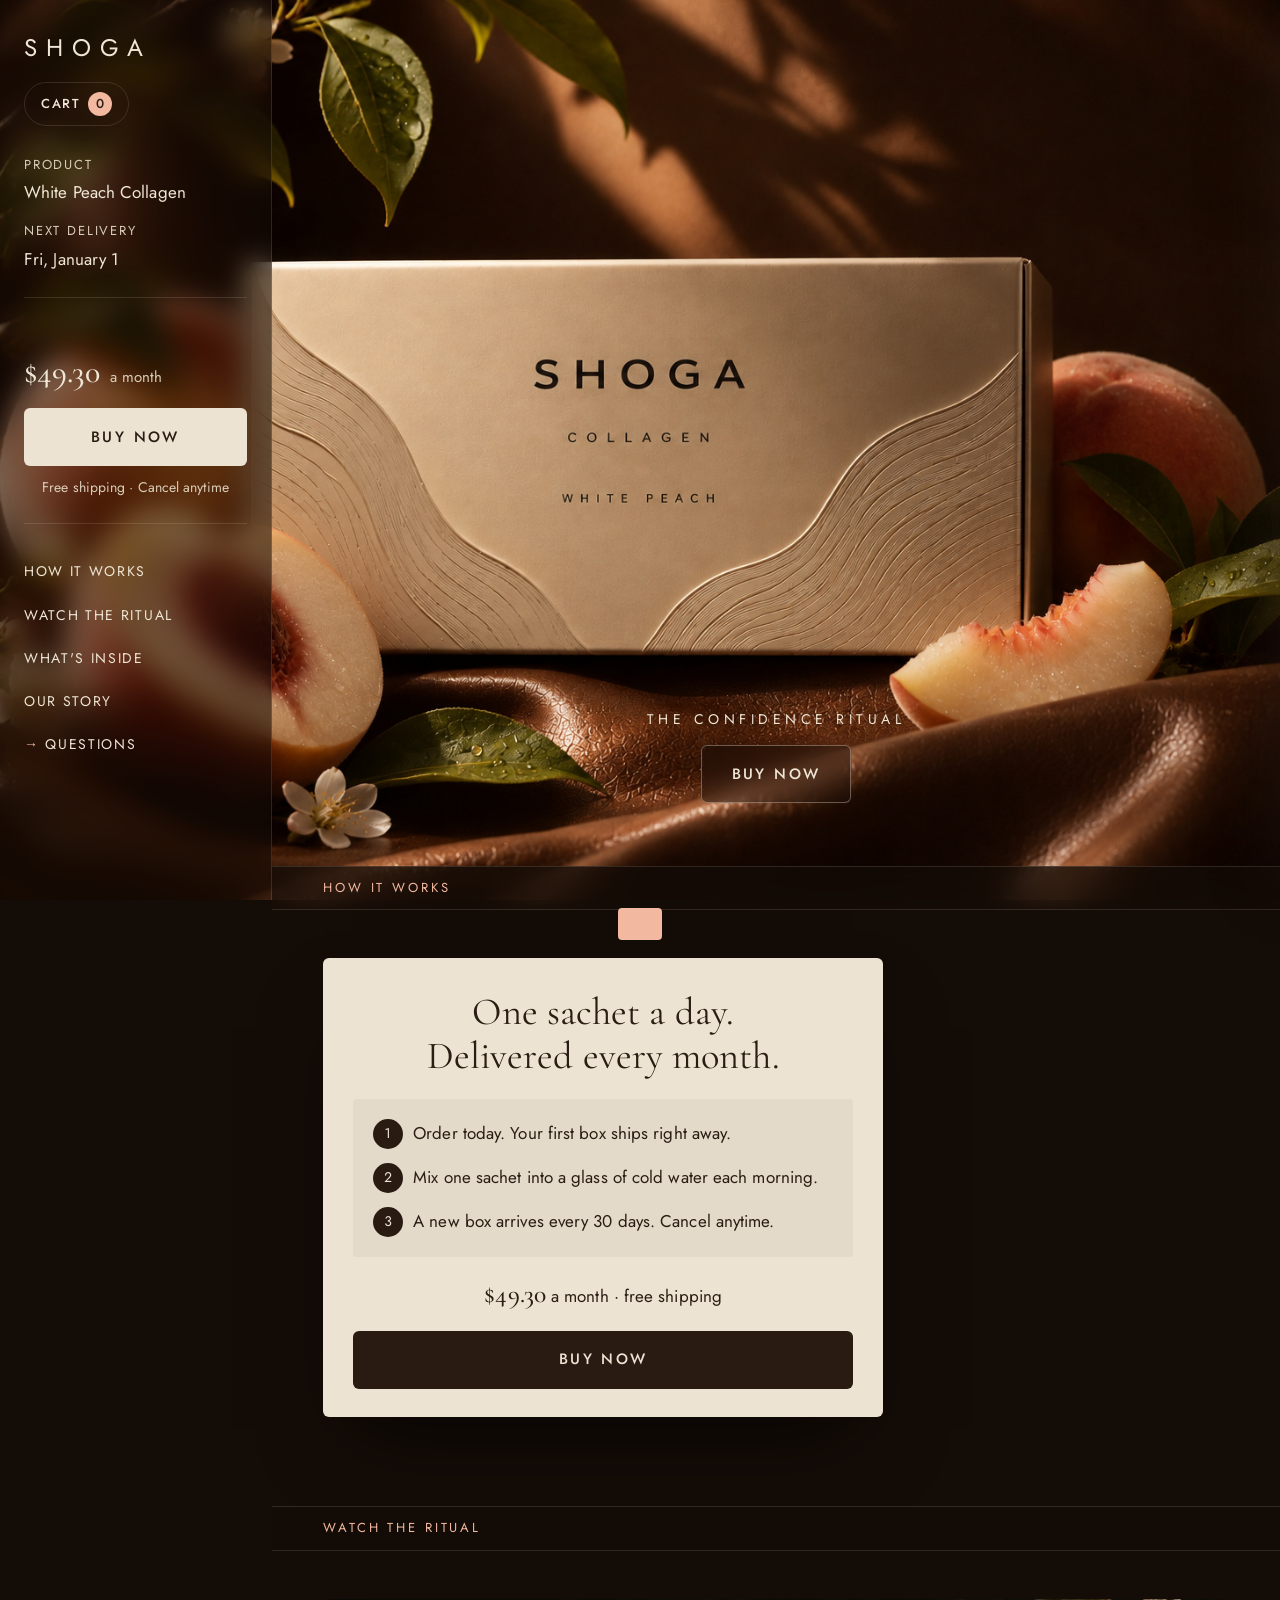
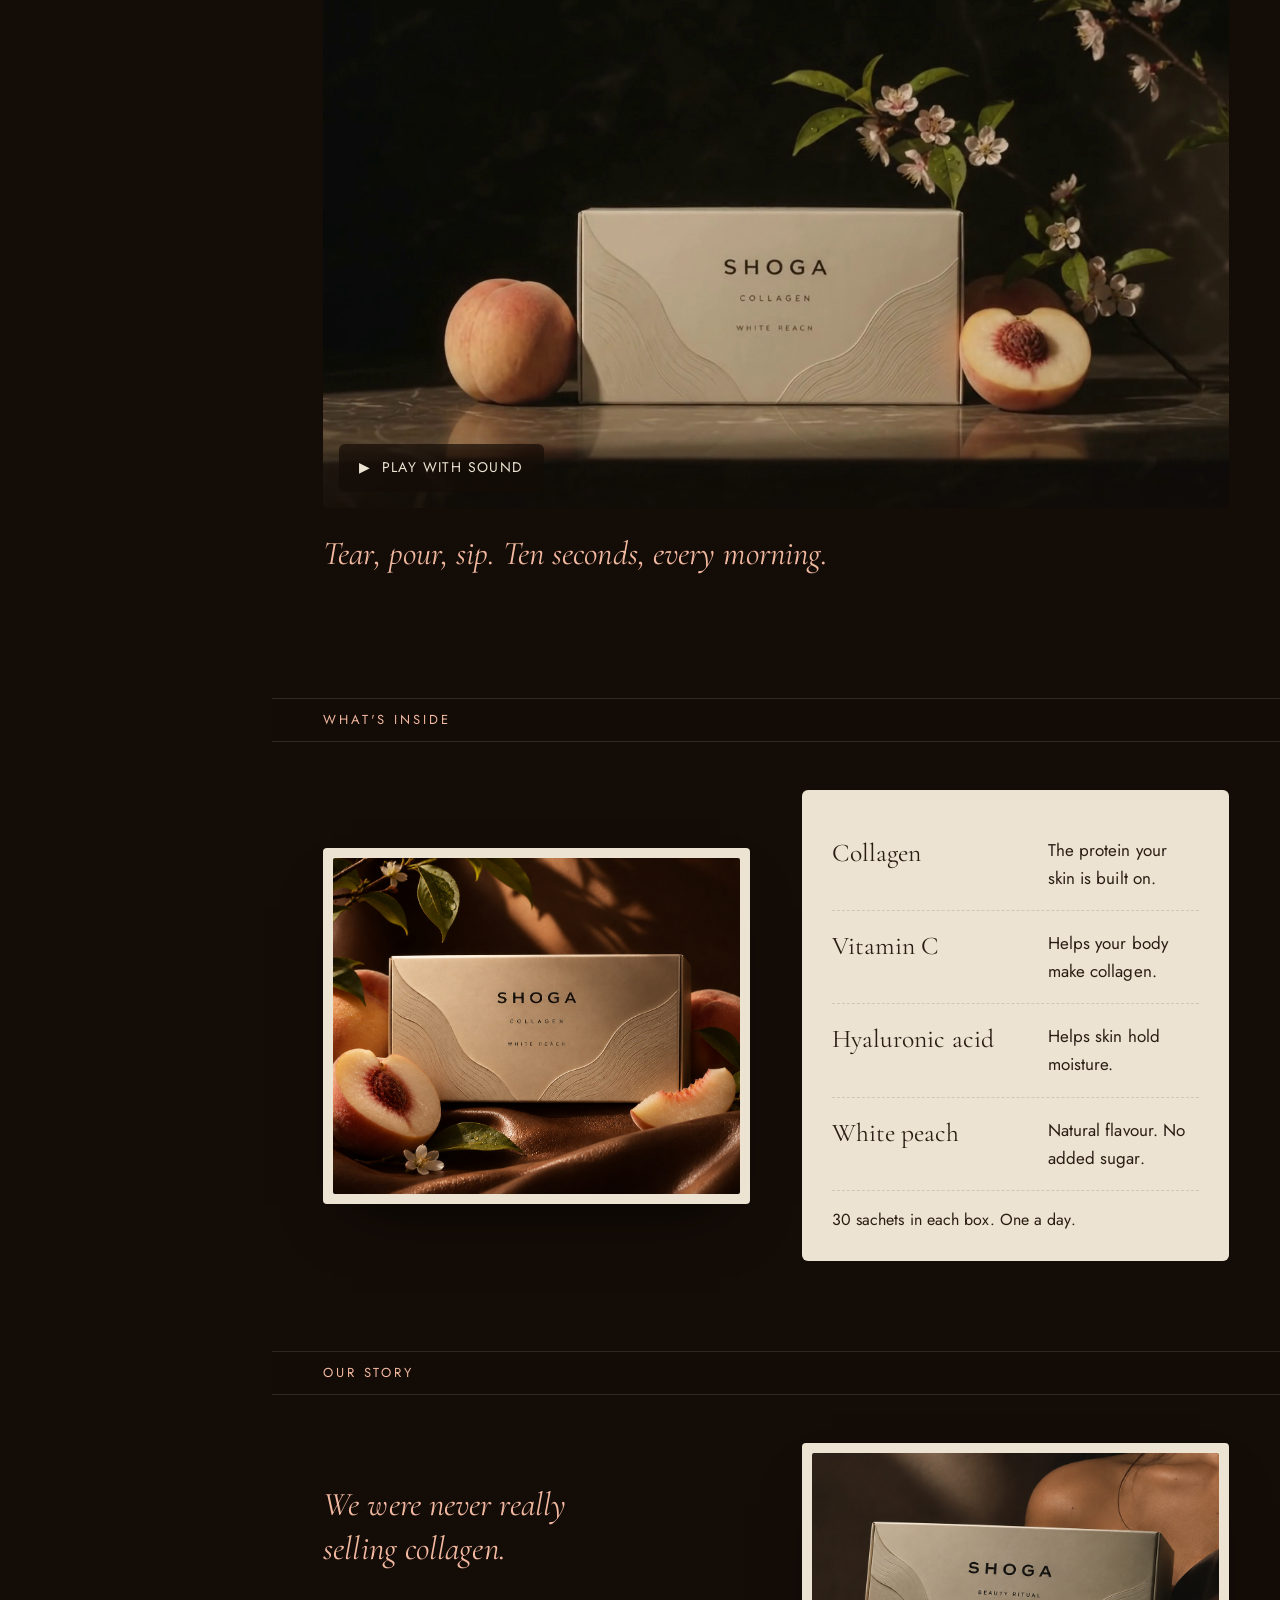
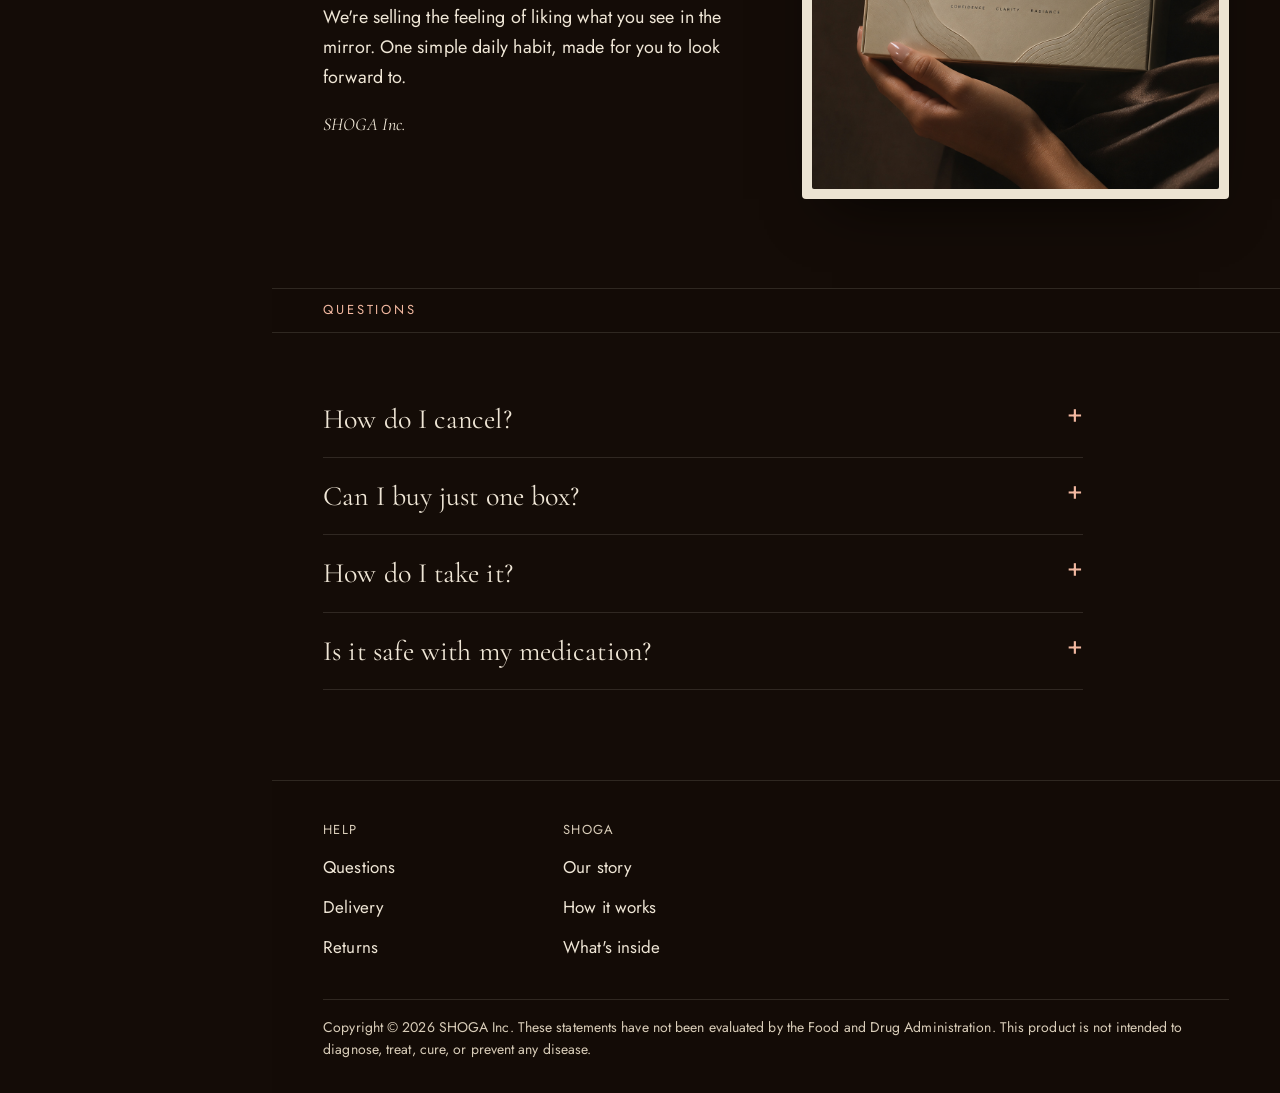
<file: shoga-v2/index.html>
<!doctype html>
<html lang="en">
<head>
  <meta charset="utf-8" />
  <meta name="viewport" content="width=device-width, initial-scale=1, viewport-fit=cover" />
  <title>SHOGA — Ritual Club</title>
  <meta name="description" content="SHOGA White Peach Collagen. One sachet a day, delivered every month." />
  <meta name="theme-color" content="#140c07" />
  <link rel="preconnect" href="https://fonts.googleapis.com" />
  <link rel="preconnect" href="https://fonts.gstatic.com" crossorigin />
  <link href="https://fonts.googleapis.com/css2?family=Cormorant+Garamond:ital,wght@0,300;0,400;0,500;1,300;1,400&family=Jost:wght@300;400;500&display=swap" rel="stylesheet" />
  <link rel="preload" as="image" href="assets/backdrop.jpg" />
  <link rel="stylesheet" href="styles.css" />
</head>
<body>
  <a class="skip" href="#how">Skip to how it works</a>

  <div class="frame">
    <!-- Sidebar (desktop) / top bar (mobile) -->
    <aside class="side">
      <div class="side__top">
        <a href="#top" class="logo" aria-label="SHOGA home">SHOGA</a>
        <div class="side__actions">
          <button class="pill-btn cart-toggle" type="button"><span class="cart-label">Cart</span> <span class="cart-count">0</span></button>
          <button class="menu-btn" type="button" aria-label="Open menu" aria-expanded="false"><span></span><span></span><span></span></button>
        </div>
      </div>

      <dl class="status">
        <div><dt>Product</dt><dd>White Peach Collagen</dd></div>
        <div><dt>Next delivery</dt><dd id="nextShip">—</dd></div>
      </dl>

      <!-- The one main action, always visible on desktop -->
      <div class="side__buy">
        <p><b data-price-sub></b> a month</p>
        <button class="btn btn--solid btn--big" type="button" data-primary>Buy now</button>
        <p class="side__note">Free shipping · Cancel anytime</p>
      </div>

      <nav class="side__nav" aria-label="Sections">
        <a href="#how">How it works</a>
        <a href="#film">Watch the ritual</a>
        <a href="#formula">What's inside</a>
        <a href="#story">Our story</a>
        <a href="#faq">Questions</a>
      </nav>
    </aside>

    <main id="top">
      <!-- The page backdrop (body::before) is the hero: this section is a clear window onto it -->
      <section class="hero" aria-label="SHOGA Collagen, White Peach">
        <div class="hero__cta">
          <p>The confidence ritual</p>
          <button class="btn btn--glass btn--big" type="button" data-primary>Buy now</button>
        </div>
      </section>

      <!-- HOW IT WORKS -->
      <section class="block" id="how">
        <h2 class="label"><a href="#how">How it works</a></h2>
        <div class="card hero__card">
          <h3 class="card__title">One sachet a day.<br/>Delivered every month.</h3>
          <ol class="steps">
            <li><span>1</span>Order today. Your first box ships right away.</li>
            <li><span>2</span>Mix one sachet into a glass of cold water each morning.</li>
            <li><span>3</span>A new box arrives every 30 days. Cancel anytime.</li>
          </ol>
          <p class="price-line"><b data-price-sub></b> a month · free shipping</p>
          <button class="btn btn--solid btn--big" type="button" data-primary>Buy now</button>
        </div>
      </section>

      <!-- FILM -->
      <section class="block" id="film">
        <h2 class="label"><a href="#film">Watch the ritual</a></h2>
        <div class="film">
          <video class="film__video" muted loop playsinline preload="metadata" poster="assets/step-box.jpg">
            <source src="assets/ritual.mp4" type="video/mp4" />
          </video>
          <div class="film__bar">
            <button class="film__play" type="button" aria-pressed="false">▶ <span>Play with sound</span></button>
          </div>
        </div>
        <p class="italic film__caption">Tear, pour, sip. Ten seconds, every morning.</p>
      </section>

      <!-- WHAT'S INSIDE -->
      <section class="block" id="formula">
        <h2 class="label"><a href="#formula">What's inside</a></h2>
        <div class="feature">
          <figure class="frame-img"><img src="assets/product-peach.jpg" alt="SHOGA Collagen White Peach box with fresh peaches on silk" loading="lazy" /></figure>
          <div class="card ledger">
            <dl>
              <div><dt>Collagen</dt><dd>The protein your skin is built on.</dd></div>
              <div><dt>Vitamin C</dt><dd>Helps your body make collagen.</dd></div>
              <div><dt>Hyaluronic acid</dt><dd>Helps skin hold moisture.</dd></div>
              <div><dt>White peach</dt><dd>Natural flavour. No added sugar.</dd></div>
            </dl>
            <p class="ledger__foot">30 sachets in each box. One a day.</p>
          </div>
        </div>
      </section>

      <!-- STORY -->
      <section class="block" id="story">
        <h2 class="label"><a href="#story">Our story</a></h2>
        <div class="feature feature--rev">
          <figure class="frame-img"><img src="assets/hold.jpg" alt="A woman holding the SHOGA box against her shoulder" loading="lazy" /></figure>
          <div class="feature__text">
            <p class="italic">We were never really selling collagen.</p>
            <p>We're selling the feeling of liking what you see in the mirror. One simple daily habit, made for you to look forward to.</p>
            <p class="sign">SHOGA Inc.</p>
          </div>
        </div>
      </section>

      <!-- FAQ -->
      <section class="block" id="faq">
        <h2 class="label"><a href="#faq">Questions</a></h2>
        <div class="faq">
          <details><summary>How do I cancel?</summary><p>Anytime, from your account, before your next box ships. There are no fees and no phone calls.</p></details>
          <details><summary>Can I buy just one box?</summary><p>Yes. When you tap "Buy now", choose "One box". It's a single box with no monthly delivery.</p></details>
          <details><summary>How do I take it?</summary><p>Mix one sachet into a glass of cold water and drink it. Once a day, at any time that suits you.</p></details>
          <details><summary>Is it safe with my medication?</summary><p>If you take medication or have a medical condition, please ask your doctor before starting any supplement.</p></details>
        </div>
      </section>

      <footer class="footer">
        <div class="footer__cols">
          <div><h3>Help</h3><a href="#faq">Questions</a><a href="#faq">Delivery</a><a href="#faq">Returns</a></div>
          <div><h3>SHOGA</h3><a href="#story">Our story</a><a href="#how">How it works</a><a href="#formula">What's inside</a></div>
        </div>
        <p class="footer__legal">Copyright © <span id="year"></span> SHOGA Inc. These statements have not been evaluated by the Food and Drug Administration. This product is not intended to diagnose, treat, cure, or prevent any disease.</p>
      </footer>
    </main>
  </div>

  <!-- Mobile menu -->
  <nav class="sheet-menu" aria-label="Sections" hidden>
    <a href="#how">How it works</a>
    <a href="#film">Watch the ritual</a>
    <a href="#formula">What's inside</a>
    <a href="#story">Our story</a>
    <a href="#faq">Questions</a>
  </nav>

  <!-- Mobile: the one main action, always at the bottom -->
  <div class="joinbar">
    <span class="joinbar__info"><b data-price-sub></b> a month</span>
    <button class="btn btn--solid btn--big" type="button" data-primary>Buy now</button>
  </div>

  <!-- Buy sheet (modal on desktop, bottom sheet on mobile) -->
  <div class="scrim" hidden></div>
  <div class="join" role="dialog" aria-modal="true" aria-labelledby="joinTitle" hidden>
    <button class="join__close" type="button" aria-label="Close">×</button>
    <h2 id="joinTitle">Choose your box</h2>
    <fieldset class="opts">
      <legend class="sr-only">How would you like to buy?</legend>
      <label class="opt"><input type="radio" name="plan" value="sub" id="plan-sub" checked />
        <span><b>Monthly delivery</b><em>Save 15% · free shipping · cancel anytime</em></span><strong data-price-sub></strong></label>
      <label class="opt"><input type="radio" name="plan" value="once" id="plan-once" />
        <span><b>One box</b><em>No monthly delivery</em></span><strong data-price-once></strong></label>
    </fieldset>
    <div class="join__qty">
      <span id="qtyLabel">Number of boxes</span>
      <div class="qty" role="group" aria-labelledby="qtyLabel"><button type="button" data-q="-1" aria-label="One fewer box">−</button><output id="qty">1</output><button type="button" data-q="1" aria-label="One more box">+</button></div>
    </div>
    <button class="btn btn--solid btn--big" type="button" id="addToCart">Add to cart · <span data-total></span></button>
  </div>

  <!-- Cart -->
  <aside class="cart" aria-label="Cart" hidden>
    <header><h2>Your cart</h2><button class="join__close cart-close" type="button" aria-label="Close cart">×</button></header>
    <div class="cart__items"></div>
    <footer>
      <p class="cart__row"><span>Total</span><b data-subtotal>$0.00</b></p>
      <button class="btn btn--solid btn--big btn--checkout" type="button" id="checkout">Checkout</button>
      <button class="cart__keep" type="button">Keep browsing</button>
    </footer>
  </aside>

  <div class="toast" role="status" aria-live="polite"></div>

  <script src="main.js"></script>
</body>
</html>
</file>
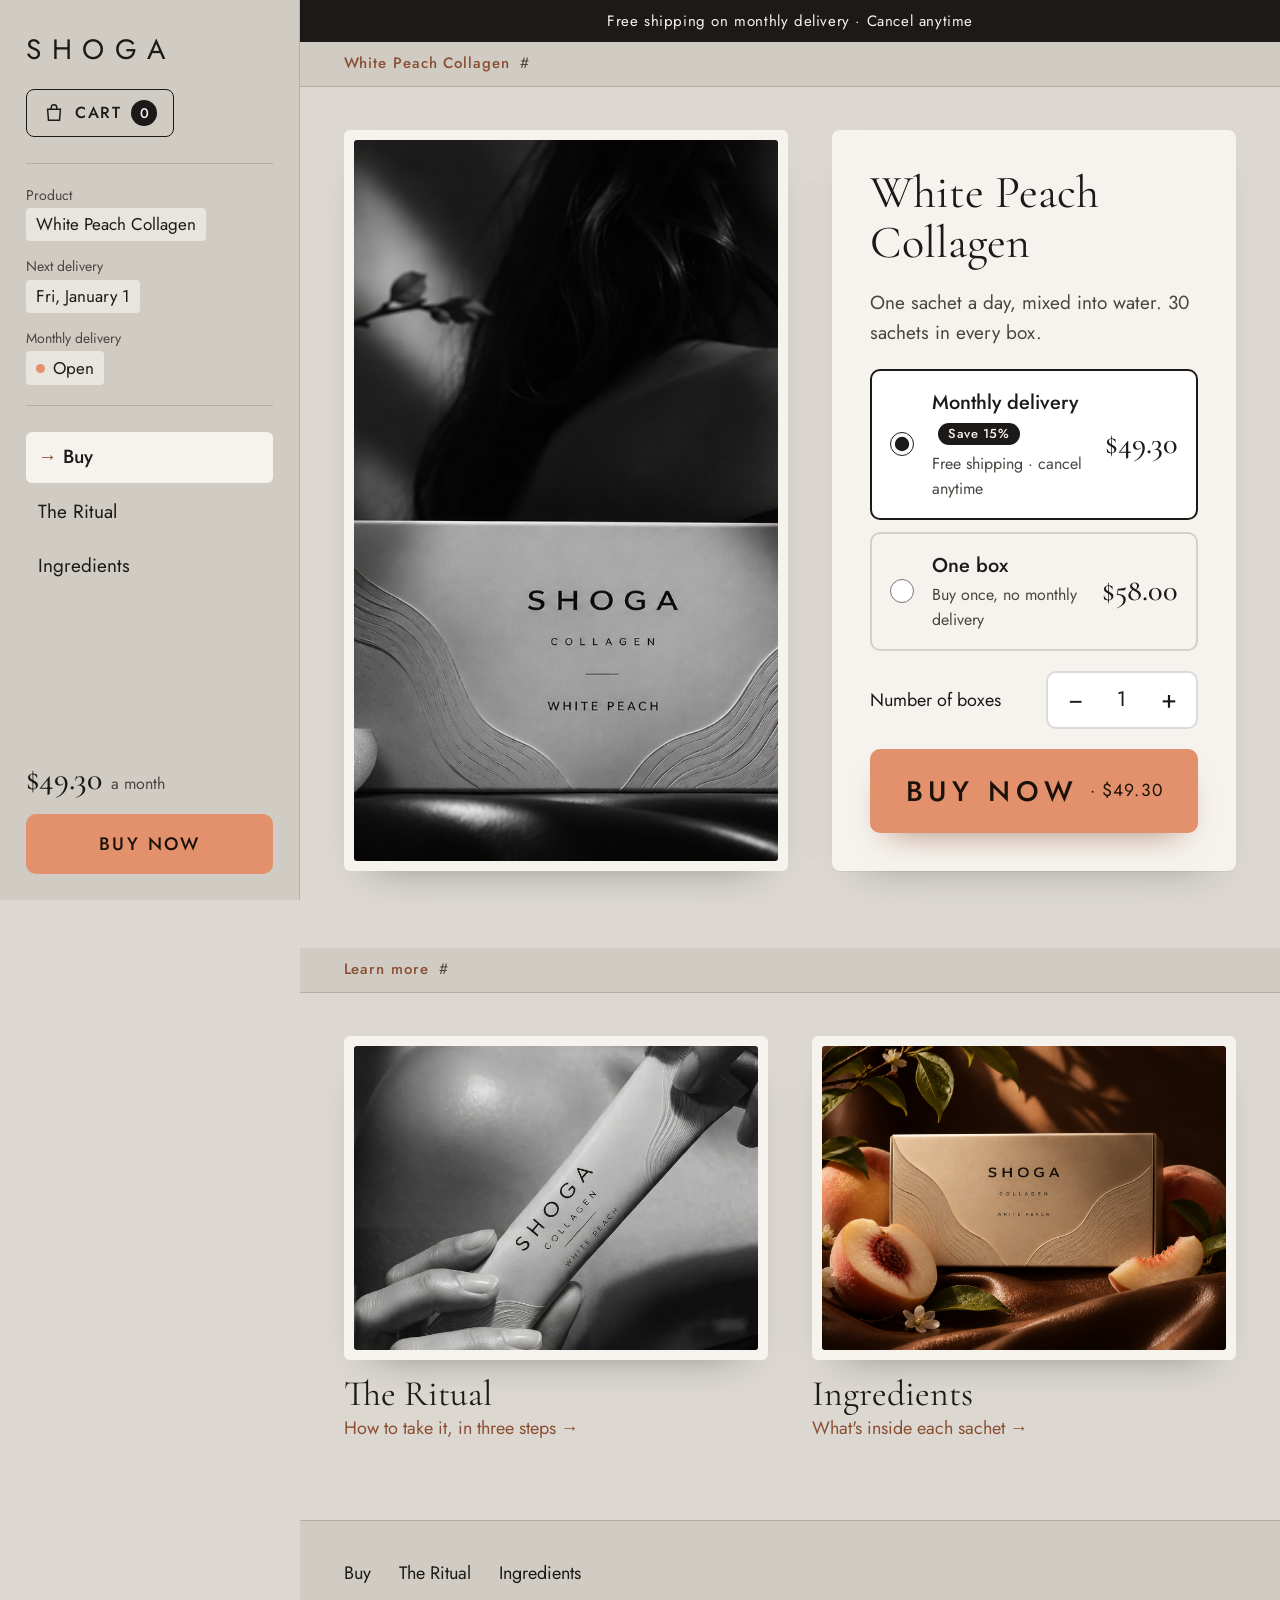
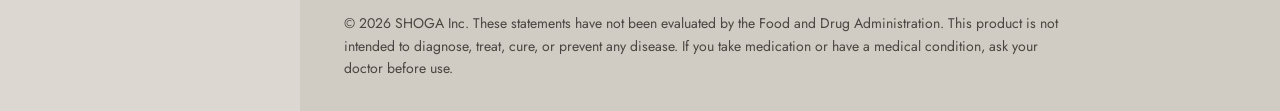
<file: shoga-v3/index.html>
<!doctype html>
<html lang="en">
<head>
  <meta charset="utf-8" />
  <meta name="viewport" content="width=device-width, initial-scale=1, viewport-fit=cover" />
  <title>Buy SHOGA White Peach Collagen</title>
  <meta name="description" content="SHOGA White Peach Collagen. One sachet a day. Monthly delivery, cancel anytime." />
  <meta name="theme-color" content="#d1ccc4" />
  <link rel="preconnect" href="https://fonts.googleapis.com" />
  <link rel="preconnect" href="https://fonts.gstatic.com" crossorigin />
  <link href="https://fonts.googleapis.com/css2?family=Cormorant+Garamond:ital,wght@0,400;0,500;1,400&family=Jost:wght@400;500&display=swap" rel="stylesheet" />
  <link rel="preload" as="image" href="assets/bw-pour.jpg" />
  <link rel="stylesheet" href="styles.css" />
</head>
<body data-page="buy">
  <a class="skip" href="#main">Skip to content</a>
  <div class="frame">
    <!-- Sidebar (desktop) / top bar (phones) -->
    <aside class="side">
      <div class="side__top">
        <a href="index.html" class="logo" aria-label="SHOGA, buy page">SHOGA</a>
        <button class="cartbtn" type="button">
          <svg viewBox="0 0 24 24" fill="none" stroke="currentColor" stroke-width="1.6" aria-hidden="true"><path d="M5 8h14l-1 12H6L5 8z"/><path d="M9 8V6a3 3 0 0 1 6 0v2"/></svg>
          <span class="cartbtn__label">Cart</span><span class="cartbtn__n">0</span>
        </button>
      </div>

      <dl class="status">
        <div class="status__product"><dt>Product</dt><dd>White Peach Collagen</dd></div>
        <div><dt>Next delivery</dt><dd class="next-ship">—</dd></div>
        <div class="status__open"><dt>Monthly delivery</dt><dd><span class="open"><i></i>Open</span></dd></div>
      </dl>

      <nav class="nav" aria-label="Pages">
        <a href="index.html" aria-current="page">Buy</a>
        <a href="ritual.html">The Ritual</a>
        <a href="ingredients.html">Ingredients</a>
      </nav>

      <div class="side__buy">
        <p class="side__price"><b data-price-sub></b> a month</p>
        <button class="btn btn--buy" type="button" data-buy>Buy now</button>
      </div>
    </aside>

    <div class="col">
      <p class="notice">Free shipping on monthly delivery · Cancel anytime</p>
      <nav class="tabs" aria-label="Pages">
        <a href="index.html" aria-current="page">Buy</a>
        <a href="ritual.html">The Ritual</a>
        <a href="ingredients.html">Ingredients</a>
      </nav>

      <main id="main">
        <h2 class="label"><span>White Peach Collagen</span><span class="label__hash" aria-hidden="true">#</span></h2>
        <section class="buy" aria-labelledby="productTitle">
          <figure class="frame-img buy__media">
            <img src="assets/bw-pour.jpg" alt="The SHOGA White Peach box beside a glass as a sachet of collagen is poured in" />
          </figure>

          <div class="card buy__card">
            <h1 class="buy__title" id="productTitle">White Peach Collagen</h1>
            <p class="buy__sub">One sachet a day, mixed into water. 30 sachets in every box.</p>

            <fieldset class="choices">
              <legend class="sr-only">How would you like to buy?</legend>
              <label class="choice">
                <input type="radio" name="plan" value="sub" id="plan-sub" checked />
                <span><b>Monthly delivery <span class="tag">Save 15%</span></b><em>Free shipping · cancel anytime</em></span>
                <strong data-price-sub></strong>
              </label>
              <label class="choice">
                <input type="radio" name="plan" value="once" id="plan-once" />
                <span><b>One box</b><em>Buy once, no monthly delivery</em></span>
                <strong data-price-once></strong>
              </label>
            </fieldset>

            <div class="qtyrow">
              <span id="qtyLabel">Number of boxes</span>
              <div class="qty" role="group" aria-labelledby="qtyLabel">
                <button type="button" data-q="-1" aria-label="One fewer box">−</button>
                <output id="qty" aria-live="polite">1</output>
                <button type="button" data-q="1" aria-label="One more box">+</button>
              </div>
            </div>

            <button class="btn btn--buy btn--huge" type="button" id="buyNow">Buy now <small data-total></small></button>
          </div>
        </section>

        <h2 class="label"><span>Learn more</span><span class="label__hash" aria-hidden="true">#</span></h2>
        <section class="doors" aria-label="Learn more">
          <a class="door" href="ritual.html">
            <figure class="frame-img"><img src="assets/bw-sachet.jpg" alt="" loading="lazy" /></figure>
            <span class="door__text"><b>The Ritual</b><em>How to take it, in three steps →</em></span>
          </a>
          <a class="door" href="ingredients.html">
            <figure class="frame-img"><img src="assets/peach-box.jpg" alt="" loading="lazy" /></figure>
            <span class="door__text"><b>Ingredients</b><em>What's inside each sachet →</em></span>
          </a>
        </section>
      </main>

      <footer class="footer">
        <nav aria-label="Footer">
          <a href="index.html">Buy</a>
          <a href="ritual.html">The Ritual</a>
          <a href="ingredients.html">Ingredients</a>
        </nav>
        <p>© <span class="year"></span> SHOGA Inc. These statements have not been evaluated by the Food and Drug Administration. This product is not intended to diagnose, treat, cure, or prevent any disease. If you take medication or have a medical condition, ask your doctor before use.</p>
      </footer>
    </div>
  </div>

  <div class="buybar" aria-hidden="true">
    <span class="buybar__price"><b data-price-sub></b>a month</span>
    <button class="btn btn--buy" type="button" data-buy tabindex="-1">Buy now</button>
  </div>

  <div class="scrim" hidden></div>
  <aside class="cart" aria-label="Your cart" hidden>
    <div class="cart__head"><h2>Your cart</h2><button class="cart__close" type="button" aria-label="Close cart">×</button></div>
    <div class="cart__items"></div>
    <div class="cart__foot">
      <p class="cart__total"><span>Total</span><b data-subtotal>$0.00</b></p>
      <button class="btn btn--buy btn--huge" type="button" id="checkout">Checkout</button>
      <button class="cart__keep" type="button">Keep shopping</button>
    </div>
  </aside>
  <div class="toast" role="status" aria-live="polite"></div>

  <script src="main.js"></script>
</body>
</html>
</file>
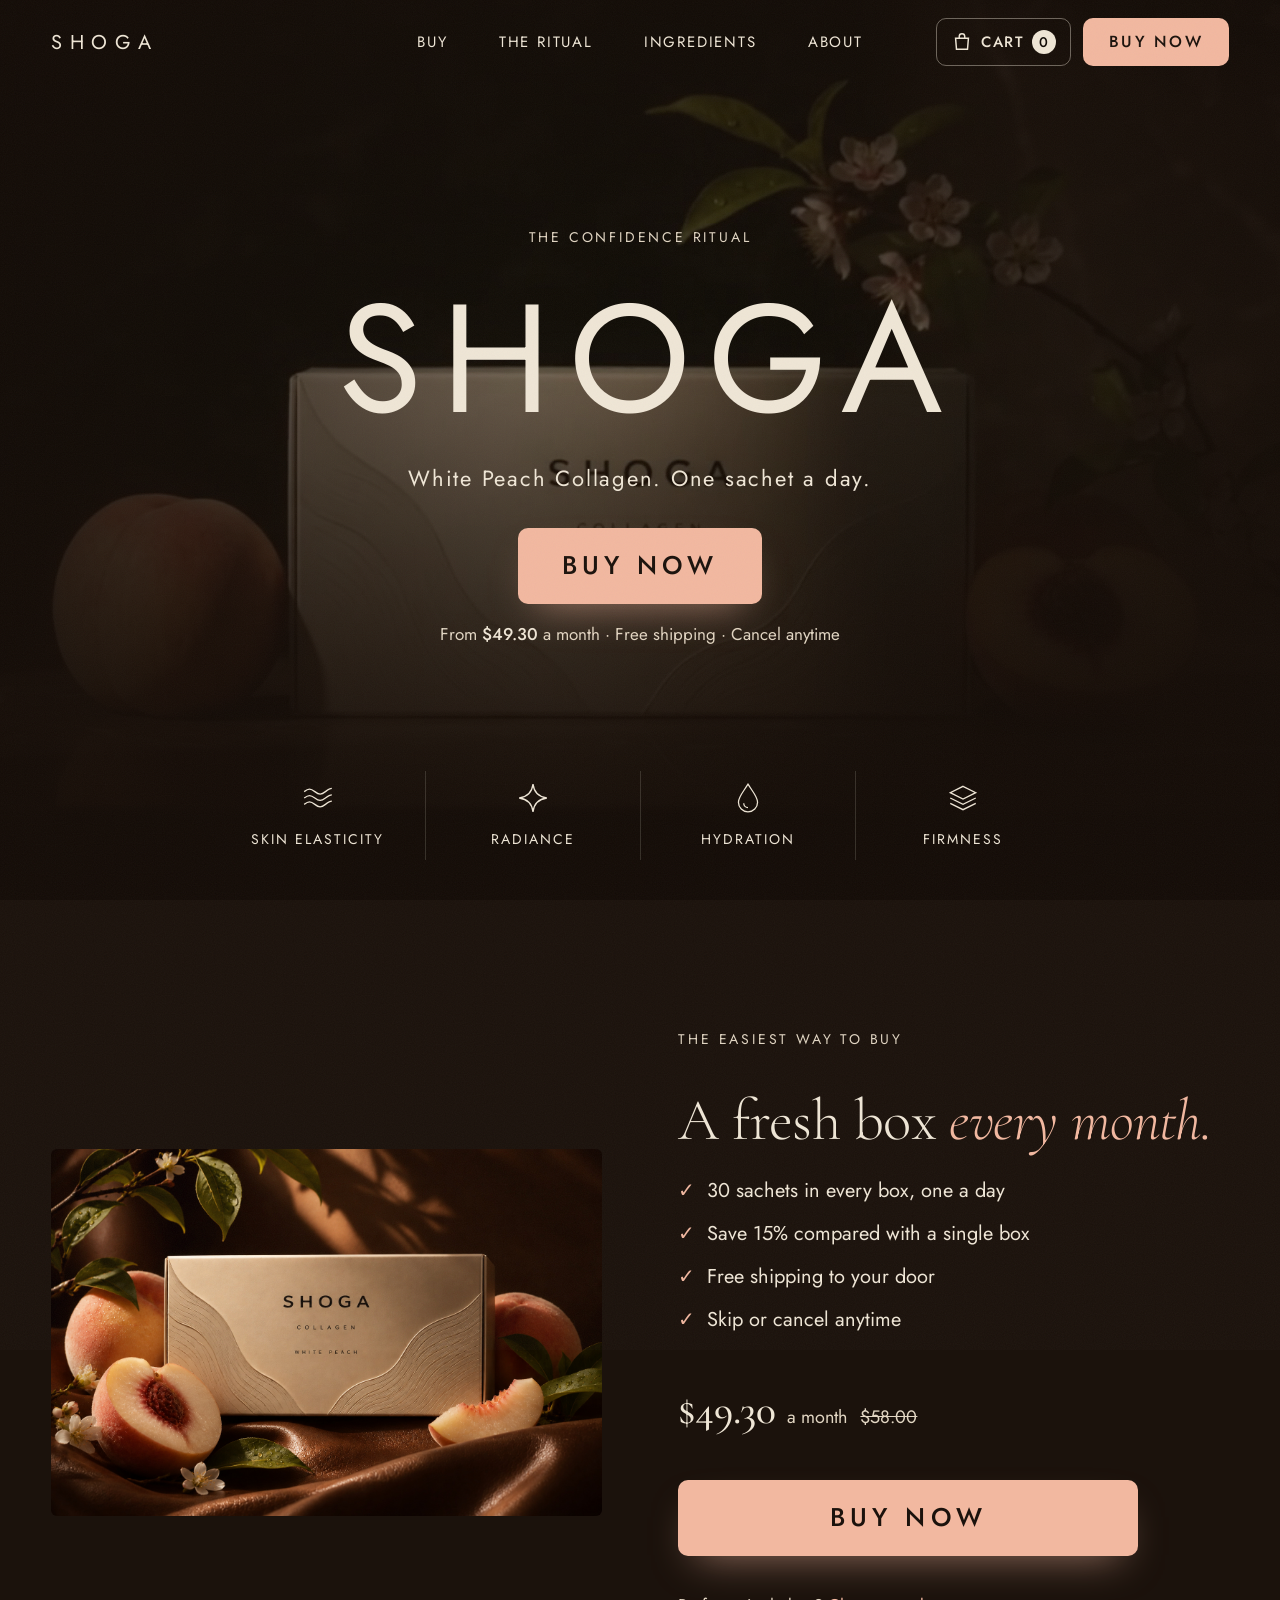
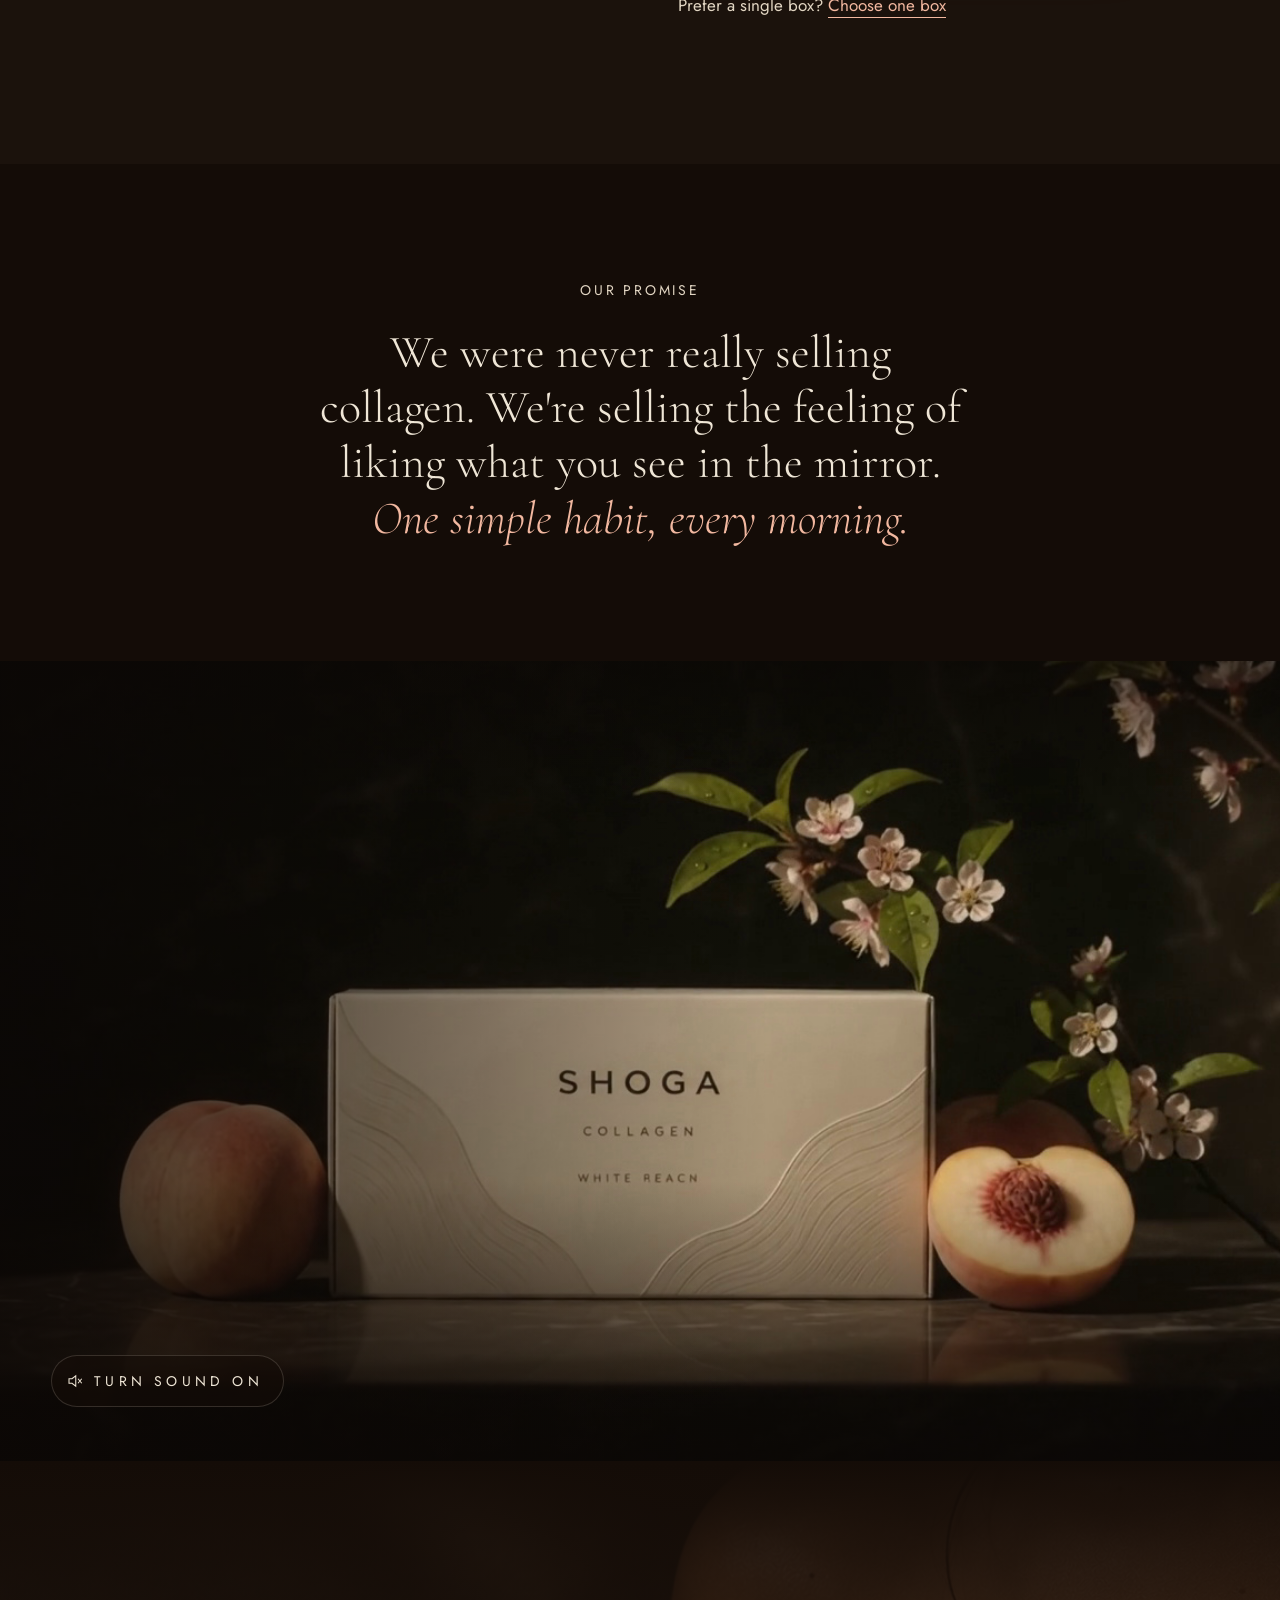
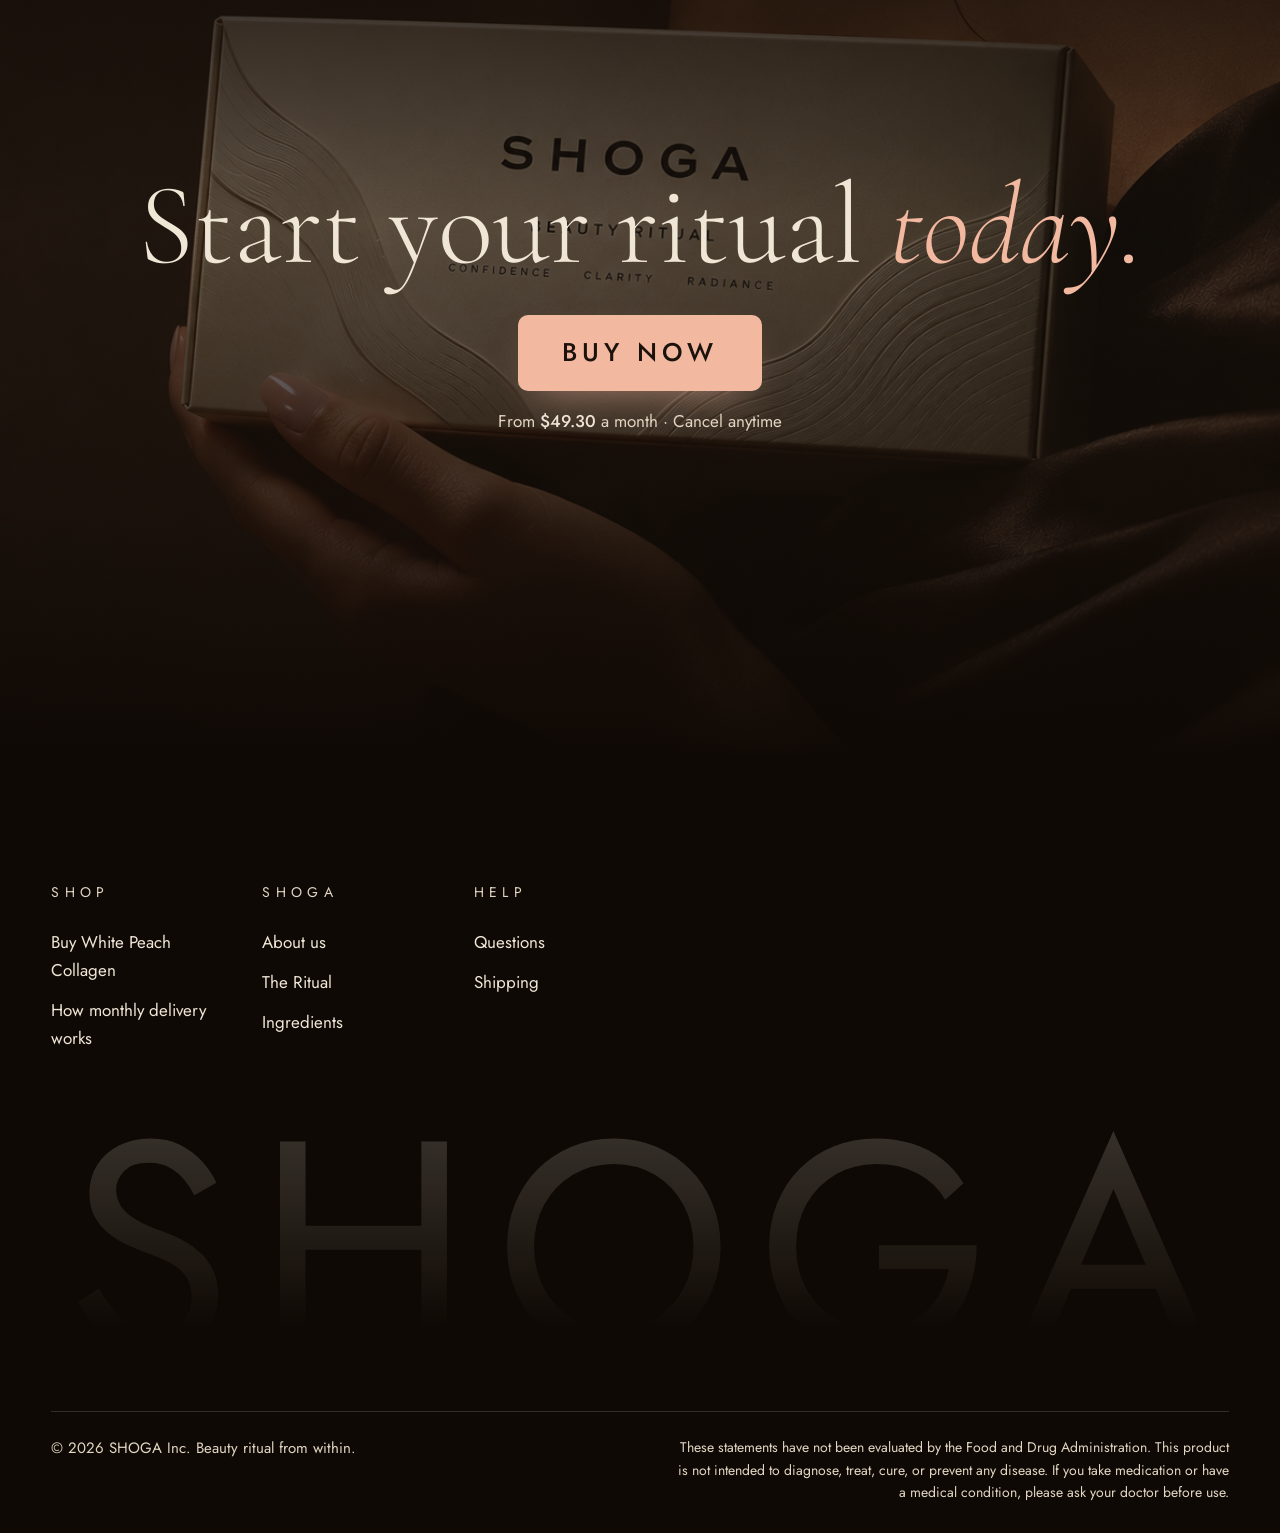
<file: shoga/index.html>
<!doctype html>
<html lang="en">
<head>
  <meta charset="utf-8" />
  <meta name="viewport" content="width=device-width, initial-scale=1, viewport-fit=cover" />
  <title>SHOGA — White Peach Collagen</title>
  <meta name="description" content="SHOGA White Peach Collagen. One sachet a day. Monthly delivery with free shipping, cancel anytime." />
  <meta name="theme-color" content="#120b07" />
  <meta property="og:title" content="SHOGA — White Peach Collagen" />
  <meta property="og:description" content="One sachet a day. Monthly delivery, cancel anytime." />
  <meta property="og:image" content="assets/product-peach.jpg" />
  <link rel="preconnect" href="https://fonts.googleapis.com" />
  <link rel="preconnect" href="https://fonts.gstatic.com" crossorigin />
  <link href="https://fonts.googleapis.com/css2?family=Cormorant+Garamond:ital,wght@0,300;0,400;0,500;1,300;1,400&family=Jost:wght@300;400;500&display=swap" rel="stylesheet" />
  <link rel="preload" as="image" href="assets/ritual-poster.jpg" />
  <link rel="stylesheet" href="styles.css" />
</head>
<body data-page="home">
  <a class="skip" href="#main">Skip to content</a>
  <div class="grain" aria-hidden="true"></div>

  <!-- Nav -->
  <header class="nav" id="top">
    <a href="index.html" class="nav__logo" aria-label="SHOGA home">SHOGA</a>
    <nav class="nav__links" aria-label="Primary">
      <a href="shop.html">Buy</a>
      <a href="ritual.html">The Ritual</a>
      <a href="ritual.html#formula">Ingredients</a>
      <a href="about.html">About</a>
    </nav>
    <div class="nav__actions">
      <button class="cartbtn cart-toggle" type="button">
        <svg viewBox="0 0 24 24" fill="none" stroke="currentColor" stroke-width="1.6" aria-hidden="true"><path d="M5 8h14l-1 12H6L5 8z"/><path d="M9 8V6a3 3 0 0 1 6 0v2"/></svg>
        <span class="cartbtn__label">Cart</span>
        <span class="cart-count" data-count="0">0</span>
      </button>
      <button class="btn btn--buy nav__buy" type="button" data-primary>Buy now</button>
      <button class="icon-btn menu-toggle" type="button" aria-label="Open menu" aria-expanded="false">
        <span></span><span></span>
      </button>
    </div>
  </header>

  <div class="mobile-menu" aria-hidden="true">
    <a href="shop.html">Buy</a>
    <a href="ritual.html">The Ritual</a>
    <a href="ritual.html#formula">Ingredients</a>
    <a href="about.html">About</a>
  </div>

  <main id="main">
    <!-- HERO -->
    <section class="hero">
      <video class="hero__video" autoplay muted loop playsinline preload="auto" poster="assets/ritual-poster.jpg">
        <source src="assets/ritual.mp4" type="video/mp4" />
      </video>
      <div class="hero__shade"></div>

      <div class="hero__content">
        <p class="eyebrow hero__eyebrow">The Confidence Ritual</p>
        <h1 class="hero__title">SHOGA</h1>
        <p class="hero__sub">White Peach Collagen. One sachet a day.</p>
        <button class="btn btn--buy btn--huge" type="button" data-primary>Buy now</button>
        <p class="hero__note">From <b data-price-sub-only></b> a month · Free shipping · Cancel anytime</p>
      </div>

      <ul class="benefits">
        <li>
          <svg viewBox="0 0 32 32" fill="none" stroke="currentColor" stroke-width="1.2" aria-hidden="true"><path d="M3 10c4-3 6-3 10 0s6 3 10 0 6-3 6-3M3 16c4-3 6-3 10 0s6 3 10 0 6-3 6-3M3 22c4-3 6-3 10 0s6 3 10 0 6-3 6-3"/></svg>
          <span>Skin elasticity</span>
        </li>
        <li>
          <svg viewBox="0 0 32 32" fill="none" stroke="currentColor" stroke-width="1.2" aria-hidden="true"><path d="M16 3c1 8 5 12 13 13-8 1-12 5-13 13-1-8-5-12-13-13 8-1 12-5 13-13z"/></svg>
          <span>Radiance</span>
        </li>
        <li>
          <svg viewBox="0 0 32 32" fill="none" stroke="currentColor" stroke-width="1.2" aria-hidden="true"><path d="M16 3c5 8 9 12 9 17a9 9 0 0 1-18 0c0-5 4-9 9-17z"/><path d="M12 21a4 4 0 0 0 4 4"/></svg>
          <span>Hydration</span>
        </li>
        <li>
          <svg viewBox="0 0 32 32" fill="none" stroke="currentColor" stroke-width="1.2" aria-hidden="true"><path d="M16 5l12 6-12 6-12-6 12-6z"/><path d="M4 16l12 6 12-6M4 21l12 6 12-6"/></svg>
          <span>Firmness</span>
        </li>
      </ul>
    </section>

    <!-- BUY BOX: the simplest way to buy -->
    <section class="easybuy" aria-labelledby="easybuyTitle">
      <figure class="easybuy__img"><img src="assets/product-peach.jpg" alt="The SHOGA White Peach Collagen box with fresh peaches" loading="lazy" /></figure>
      <div class="easybuy__body">
        <p class="eyebrow reveal">The easiest way to buy</p>
        <h2 class="display reveal" id="easybuyTitle">A fresh box <em>every month.</em></h2>
        <ul class="ticks reveal">
          <li>30 sachets in every box, one a day</li>
          <li>Save 15% compared with a single box</li>
          <li>Free shipping to your door</li>
          <li>Skip or cancel anytime</li>
        </ul>
        <p class="easybuy__price reveal"><b data-price-sub-only></b> a month <s data-price-once></s></p>
        <button class="btn btn--buy btn--huge reveal" type="button" data-quick-buy="sub">Buy now</button>
        <p class="easybuy__alt reveal">Prefer a single box? <a class="link" href="shop.html">Choose one box</a></p>
      </div>
    </section>

    <!-- PROMISE -->
    <section class="promise">
      <p class="eyebrow reveal">Our promise</p>
      <p class="promise__text reveal">We were never really selling collagen. We're selling the feeling of liking what you see in the mirror. <em>One simple habit, every morning.</em></p>
    </section>

    <!-- FILM: plays by itself with chapter captions -->
    <section class="film" id="film" aria-label="The ritual film">
      <video class="film__video" muted loop playsinline preload="metadata" poster="assets/step-box.jpg">
        <source src="assets/ritual.mp4" type="video/mp4" />
      </video>
      <div class="film__shade"></div>

      <div class="film__cap" data-in="0.2" data-out="3.1">
        <p class="eyebrow">Step 1</p>
        <h3>Open one sachet.</h3>
      </div>
      <div class="film__cap" data-in="3.2" data-out="5.5">
        <p class="eyebrow">Step 2</p>
        <h3>Pour it into<br/><em>cold water.</em></h3>
      </div>
      <div class="film__cap" data-in="5.6" data-out="7.2">
        <p class="eyebrow">Step 3</p>
        <h3>Stir and <em>enjoy.</em></h3>
      </div>

      <div class="film__hud">
        <button class="film__sound" type="button" aria-pressed="false">
          <svg viewBox="0 0 24 24" fill="none" stroke="currentColor" stroke-width="1.4" aria-hidden="true"><path d="M4 9h4l5-4v14l-5-4H4z"/><path class="film__wave" d="M16 9a4 4 0 0 1 0 6M18.5 6.5a8 8 0 0 1 0 11"/><path class="film__mute" d="M16 9l5 6M21 9l-5 6"/></svg>
          <span>Turn sound on</span>
        </button>
      </div>
    </section>

    <!-- FINAL CTA -->
    <section class="final">
      <div class="final__bg"><img src="assets/hold.jpg" alt="" loading="lazy" /></div>
      <div class="final__inner">
        <h2 class="final__title reveal">Start your ritual <em>today.</em></h2>
        <button class="btn btn--buy btn--huge reveal" type="button" data-primary>Buy now</button>
        <p class="hero__note reveal">From <b data-price-sub-only></b> a month · Cancel anytime</p>
      </div>
    </section>
  </main>

  <footer class="footer">
    <div class="footer__top">
      <div class="footer__cols">
        <div><h4>Shop</h4><a href="shop.html">Buy White Peach Collagen</a><a href="shop.html#club">How monthly delivery works</a></div>
        <div><h4>SHOGA</h4><a href="about.html">About us</a><a href="ritual.html">The Ritual</a><a href="ritual.html#formula">Ingredients</a></div>
        <div><h4>Help</h4><a href="about.html#faq">Questions</a><a href="shop.html#shipping">Shipping</a></div>
      </div>
    </div>
    <div class="footer__mark" aria-hidden="true"><span>S</span><span>H</span><span>O</span><span>G</span><span>A</span></div>
    <div class="footer__bottom">
      <p>© <span id="year"></span> SHOGA Inc. Beauty ritual from within.</p>
      <p class="disclaimer">These statements have not been evaluated by the Food and Drug Administration. This product is not intended to diagnose, treat, cure, or prevent any disease. If you take medication or have a medical condition, please ask your doctor before use.</p>
    </div>
  </footer>

  <!-- Phones: BUY bar always at the bottom of the screen -->
  <div class="buybar">
    <div class="buybar__info"><span class="buybar__plan">Monthly delivery</span><b data-price-sub-only></b></div>
    <button class="btn btn--buy" type="button" data-primary>Buy now</button>
  </div>

  <!-- Cart drawer -->
  <div class="scrim" hidden></div>
  <aside class="cart" aria-label="Your cart" aria-hidden="true">
    <header class="cart__head">
      <h3>Your cart</h3>
      <button class="icon-btn cart-close" type="button" aria-label="Close cart">
        <svg viewBox="0 0 24 24" fill="none" stroke="currentColor" stroke-width="1.6"><path d="M5 5l14 14M19 5L5 19"/></svg>
      </button>
    </header>
    <div class="cart__items"></div>
    <footer class="cart__foot">
      <div class="cart__row"><span>Total</span><b data-subtotal>$0.00</b></div>
      <p class="cart__note">Free shipping on monthly delivery.</p>
      <button class="btn btn--buy btn--huge btn--block" id="checkout">Checkout</button>
      <button class="cart__keep" type="button">Keep shopping</button>
    </footer>
  </aside>

  <div class="toast" role="status" aria-live="polite"></div>

  <script src="main.js"></script>
</body>
</html>
</file>
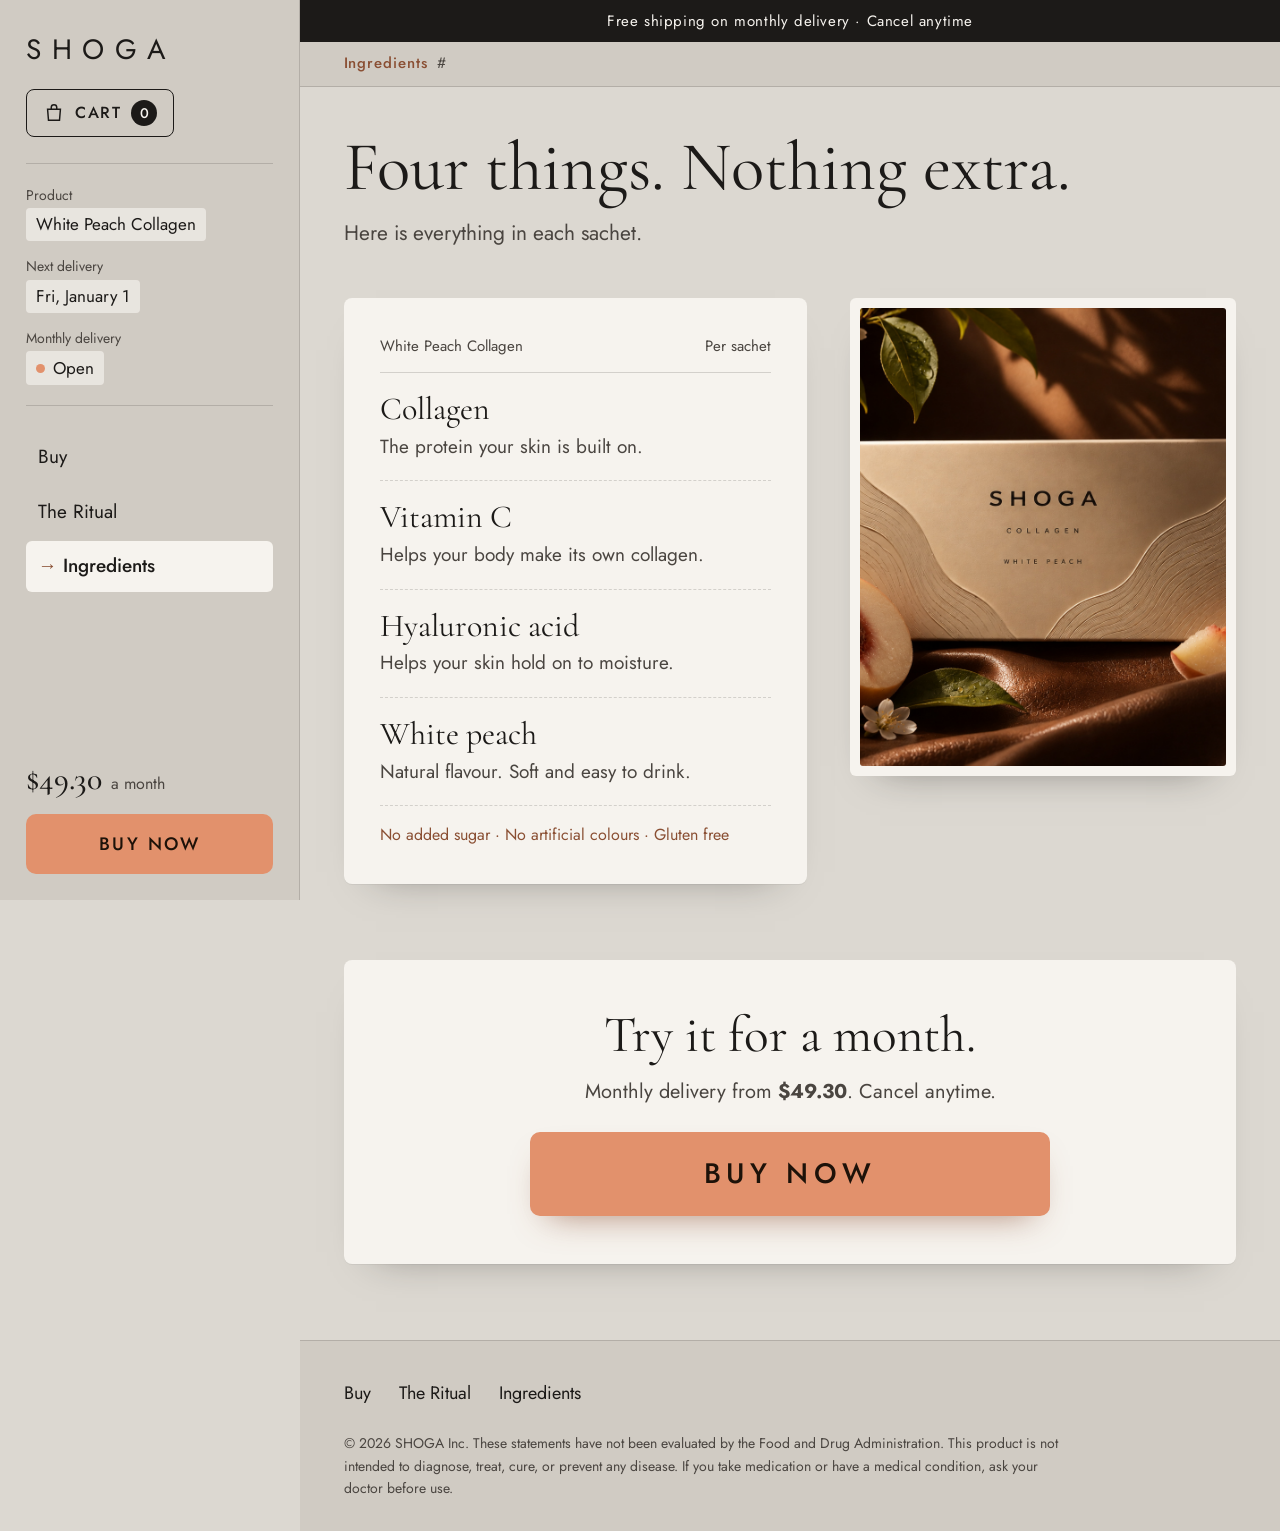
<file: shoga-v3/ingredients.html>
<!doctype html>
<!-- Generated by build_pages.py from src/ingredients.html; edit that file instead. -->
<html lang="en">
<head>
  <meta charset="utf-8" />
  <meta name="viewport" content="width=device-width, initial-scale=1, viewport-fit=cover" />
  <title>Ingredients · SHOGA</title>
  <meta name="description" content="What's inside SHOGA White Peach Collagen: collagen, vitamin C, hyaluronic acid and white peach." />
  <meta name="theme-color" content="#d1ccc4" />
  <link rel="preconnect" href="https://fonts.googleapis.com" />
  <link rel="preconnect" href="https://fonts.gstatic.com" crossorigin />
  <link href="https://fonts.googleapis.com/css2?family=Cormorant+Garamond:ital,wght@0,400;0,500;1,400&family=Jost:wght@400;500&display=swap" rel="stylesheet" />
  <link rel="stylesheet" href="styles.css" />
</head>
<body data-page="ingredients">
  <a class="skip" href="#main">Skip to content</a>
  <div class="frame">
    <!-- Sidebar (desktop) / top bar (phones) -->
    <aside class="side">
      <div class="side__top">
        <a href="index.html" class="logo" aria-label="SHOGA, buy page">SHOGA</a>
        <button class="cartbtn" type="button">
          <svg viewBox="0 0 24 24" fill="none" stroke="currentColor" stroke-width="1.6" aria-hidden="true"><path d="M5 8h14l-1 12H6L5 8z"/><path d="M9 8V6a3 3 0 0 1 6 0v2"/></svg>
          <span class="cartbtn__label">Cart</span><span class="cartbtn__n">0</span>
        </button>
      </div>

      <dl class="status">
        <div class="status__product"><dt>Product</dt><dd>White Peach Collagen</dd></div>
        <div><dt>Next delivery</dt><dd class="next-ship">—</dd></div>
        <div class="status__open"><dt>Monthly delivery</dt><dd><span class="open"><i></i>Open</span></dd></div>
      </dl>

      <nav class="nav" aria-label="Pages">
        <a href="index.html">Buy</a>
        <a href="ritual.html">The Ritual</a>
        <a href="ingredients.html" aria-current="page">Ingredients</a>
      </nav>

      <div class="side__buy">
        <p class="side__price"><b data-price-sub></b> a month</p>
        <button class="btn btn--buy" type="button" data-buy>Buy now</button>
      </div>
    </aside>

    <div class="col">
      <p class="notice">Free shipping on monthly delivery · Cancel anytime</p>
      <nav class="tabs" aria-label="Pages">
        <a href="index.html">Buy</a>
        <a href="ritual.html">The Ritual</a>
        <a href="ingredients.html" aria-current="page">Ingredients</a>
      </nav>

      <main id="main">
        <h2 class="label"><span>Ingredients</span><span class="label__hash" aria-hidden="true">#</span></h2>
        <header class="page-head">
          <h1>Four things. Nothing extra.</h1>
          <p>Here is everything in each sachet.</p>
        </header>

        <section class="ingredients">
          <div class="card ledger">
            <p class="ledger__head"><span>White Peach Collagen</span><span>Per sachet</span></p>
            <dl>
              <div><dt>Collagen</dt><dd>The protein your skin is built on.</dd></div>
              <div><dt>Vitamin C</dt><dd>Helps your body make its own collagen.</dd></div>
              <div><dt>Hyaluronic acid</dt><dd>Helps your skin hold on to moisture.</dd></div>
              <div><dt>White peach</dt><dd>Natural flavour. Soft and easy to drink.</dd></div>
            </dl>
            <p class="ledger__foot">No added sugar · No artificial colours · Gluten free</p>
          </div>
          <figure class="frame-img ingredients__img"><img src="assets/peach-box.jpg" alt="The SHOGA White Peach box among fresh white peaches" loading="lazy" /></figure>
        </section>

        <section class="card buyband">
          <h2>Try it for a month.</h2>
          <p>Monthly delivery from <b data-price-sub></b>. Cancel anytime.</p>
          <a class="btn btn--buy btn--huge" href="index.html">Buy now</a>
        </section>
      </main>

      <footer class="footer">
        <nav aria-label="Footer">
          <a href="index.html">Buy</a>
          <a href="ritual.html">The Ritual</a>
          <a href="ingredients.html">Ingredients</a>
        </nav>
        <p>© <span class="year"></span> SHOGA Inc. These statements have not been evaluated by the Food and Drug Administration. This product is not intended to diagnose, treat, cure, or prevent any disease. If you take medication or have a medical condition, ask your doctor before use.</p>
      </footer>
    </div>
  </div>

  <div class="buybar" aria-hidden="true">
    <span class="buybar__price"><b data-price-sub></b>a month</span>
    <button class="btn btn--buy" type="button" data-buy tabindex="-1">Buy now</button>
  </div>

  <div class="scrim" hidden></div>
  <aside class="cart" aria-label="Your cart" hidden>
    <div class="cart__head"><h2>Your cart</h2><button class="cart__close" type="button" aria-label="Close cart">×</button></div>
    <div class="cart__items"></div>
    <div class="cart__foot">
      <p class="cart__total"><span>Total</span><b data-subtotal>$0.00</b></p>
      <button class="btn btn--buy btn--huge" type="button" id="checkout">Checkout</button>
      <button class="cart__keep" type="button">Keep shopping</button>
    </div>
  </aside>
  <div class="toast" role="status" aria-live="polite"></div>

  <script src="main.js"></script>
</body>
</html>
</file>
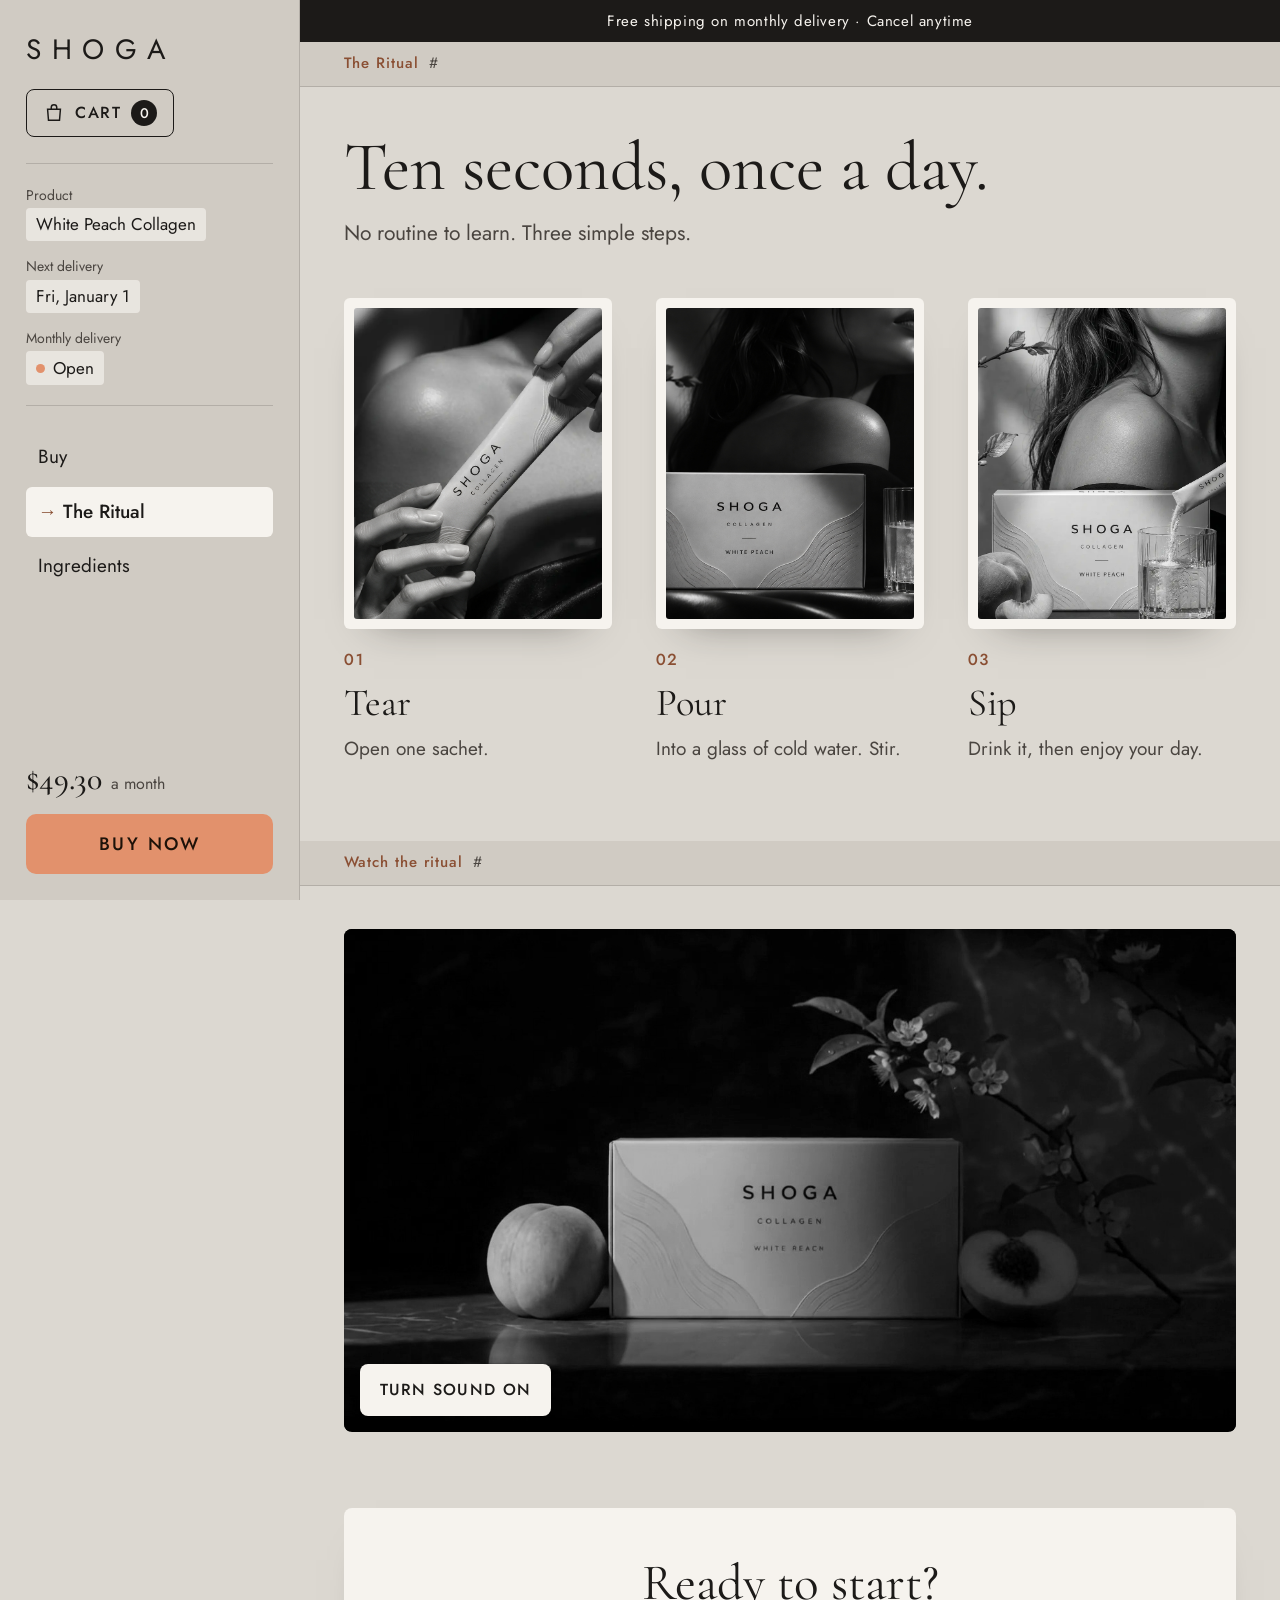
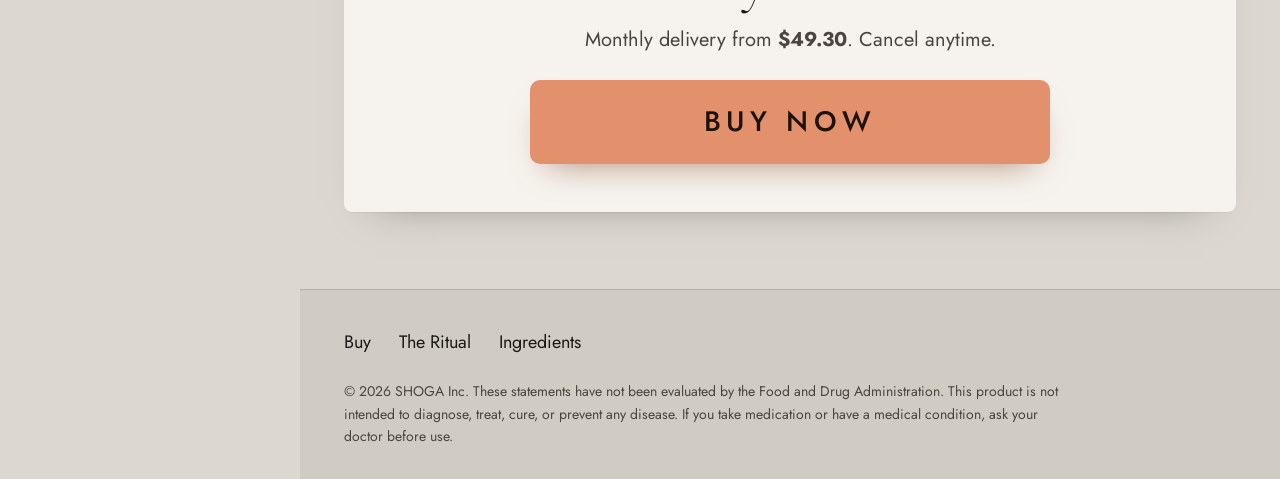
<file: shoga-v3/ritual.html>
<!doctype html>
<!-- Generated by build_pages.py from src/ritual.html; edit that file instead. -->
<html lang="en">
<head>
  <meta charset="utf-8" />
  <meta name="viewport" content="width=device-width, initial-scale=1, viewport-fit=cover" />
  <title>The Ritual · SHOGA</title>
  <meta name="description" content="How to take SHOGA White Peach Collagen: tear, pour, sip. Ten seconds a day." />
  <meta name="theme-color" content="#d1ccc4" />
  <link rel="preconnect" href="https://fonts.googleapis.com" />
  <link rel="preconnect" href="https://fonts.gstatic.com" crossorigin />
  <link href="https://fonts.googleapis.com/css2?family=Cormorant+Garamond:ital,wght@0,400;0,500;1,400&family=Jost:wght@400;500&display=swap" rel="stylesheet" />
  <link rel="stylesheet" href="styles.css" />
</head>
<body data-page="ritual">
  <a class="skip" href="#main">Skip to content</a>
  <div class="frame">
    <!-- Sidebar (desktop) / top bar (phones) -->
    <aside class="side">
      <div class="side__top">
        <a href="index.html" class="logo" aria-label="SHOGA, buy page">SHOGA</a>
        <button class="cartbtn" type="button">
          <svg viewBox="0 0 24 24" fill="none" stroke="currentColor" stroke-width="1.6" aria-hidden="true"><path d="M5 8h14l-1 12H6L5 8z"/><path d="M9 8V6a3 3 0 0 1 6 0v2"/></svg>
          <span class="cartbtn__label">Cart</span><span class="cartbtn__n">0</span>
        </button>
      </div>

      <dl class="status">
        <div class="status__product"><dt>Product</dt><dd>White Peach Collagen</dd></div>
        <div><dt>Next delivery</dt><dd class="next-ship">—</dd></div>
        <div class="status__open"><dt>Monthly delivery</dt><dd><span class="open"><i></i>Open</span></dd></div>
      </dl>

      <nav class="nav" aria-label="Pages">
        <a href="index.html">Buy</a>
        <a href="ritual.html" aria-current="page">The Ritual</a>
        <a href="ingredients.html">Ingredients</a>
      </nav>

      <div class="side__buy">
        <p class="side__price"><b data-price-sub></b> a month</p>
        <button class="btn btn--buy" type="button" data-buy>Buy now</button>
      </div>
    </aside>

    <div class="col">
      <p class="notice">Free shipping on monthly delivery · Cancel anytime</p>
      <nav class="tabs" aria-label="Pages">
        <a href="index.html">Buy</a>
        <a href="ritual.html" aria-current="page">The Ritual</a>
        <a href="ingredients.html">Ingredients</a>
      </nav>

      <main id="main">
        <h2 class="label"><span>The Ritual</span><span class="label__hash" aria-hidden="true">#</span></h2>
        <header class="page-head">
          <h1>Ten seconds, once a day.</h1>
          <p>No routine to learn. Three simple steps.</p>
        </header>

        <ol class="steps">
          <li>
            <figure class="frame-img"><img src="assets/bw-sachet.jpg" alt="Hands opening a SHOGA White Peach sachet" loading="lazy" /></figure>
            <span class="n">01</span>
            <h3>Tear</h3>
            <p>Open one sachet.</p>
          </li>
          <li>
            <figure class="frame-img"><img src="assets/bw-pour.jpg" alt="Collagen powder pouring from a sachet into a glass of water" loading="lazy" /></figure>
            <span class="n">02</span>
            <h3>Pour</h3>
            <p>Into a glass of cold water. Stir.</p>
          </li>
          <li>
            <figure class="frame-img"><img src="assets/bw-portrait.jpg" alt="A woman beside the SHOGA box and a glass of collagen" loading="lazy" /></figure>
            <span class="n">03</span>
            <h3>Sip</h3>
            <p>Drink it, then enjoy your day.</p>
          </li>
        </ol>

        <h2 class="label"><span>Watch the ritual</span><span class="label__hash" aria-hidden="true">#</span></h2>
        <section class="film" aria-label="The ritual film">
          <div class="film__box">
            <video muted loop playsinline preload="metadata" poster="assets/ritual-poster.jpg">
              <source src="assets/ritual.mp4" type="video/mp4" />
            </video>
            <button class="film__sound" type="button" aria-pressed="false">Turn sound on</button>
          </div>
        </section>

        <section class="card buyband">
          <h2>Ready to start?</h2>
          <p>Monthly delivery from <b data-price-sub></b>. Cancel anytime.</p>
          <a class="btn btn--buy btn--huge" href="index.html">Buy now</a>
        </section>
      </main>

      <footer class="footer">
        <nav aria-label="Footer">
          <a href="index.html">Buy</a>
          <a href="ritual.html">The Ritual</a>
          <a href="ingredients.html">Ingredients</a>
        </nav>
        <p>© <span class="year"></span> SHOGA Inc. These statements have not been evaluated by the Food and Drug Administration. This product is not intended to diagnose, treat, cure, or prevent any disease. If you take medication or have a medical condition, ask your doctor before use.</p>
      </footer>
    </div>
  </div>

  <div class="buybar" aria-hidden="true">
    <span class="buybar__price"><b data-price-sub></b>a month</span>
    <button class="btn btn--buy" type="button" data-buy tabindex="-1">Buy now</button>
  </div>

  <div class="scrim" hidden></div>
  <aside class="cart" aria-label="Your cart" hidden>
    <div class="cart__head"><h2>Your cart</h2><button class="cart__close" type="button" aria-label="Close cart">×</button></div>
    <div class="cart__items"></div>
    <div class="cart__foot">
      <p class="cart__total"><span>Total</span><b data-subtotal>$0.00</b></p>
      <button class="btn btn--buy btn--huge" type="button" id="checkout">Checkout</button>
      <button class="cart__keep" type="button">Keep shopping</button>
    </div>
  </aside>
  <div class="toast" role="status" aria-live="polite"></div>

  <script src="main.js"></script>
</body>
</html>
</file>
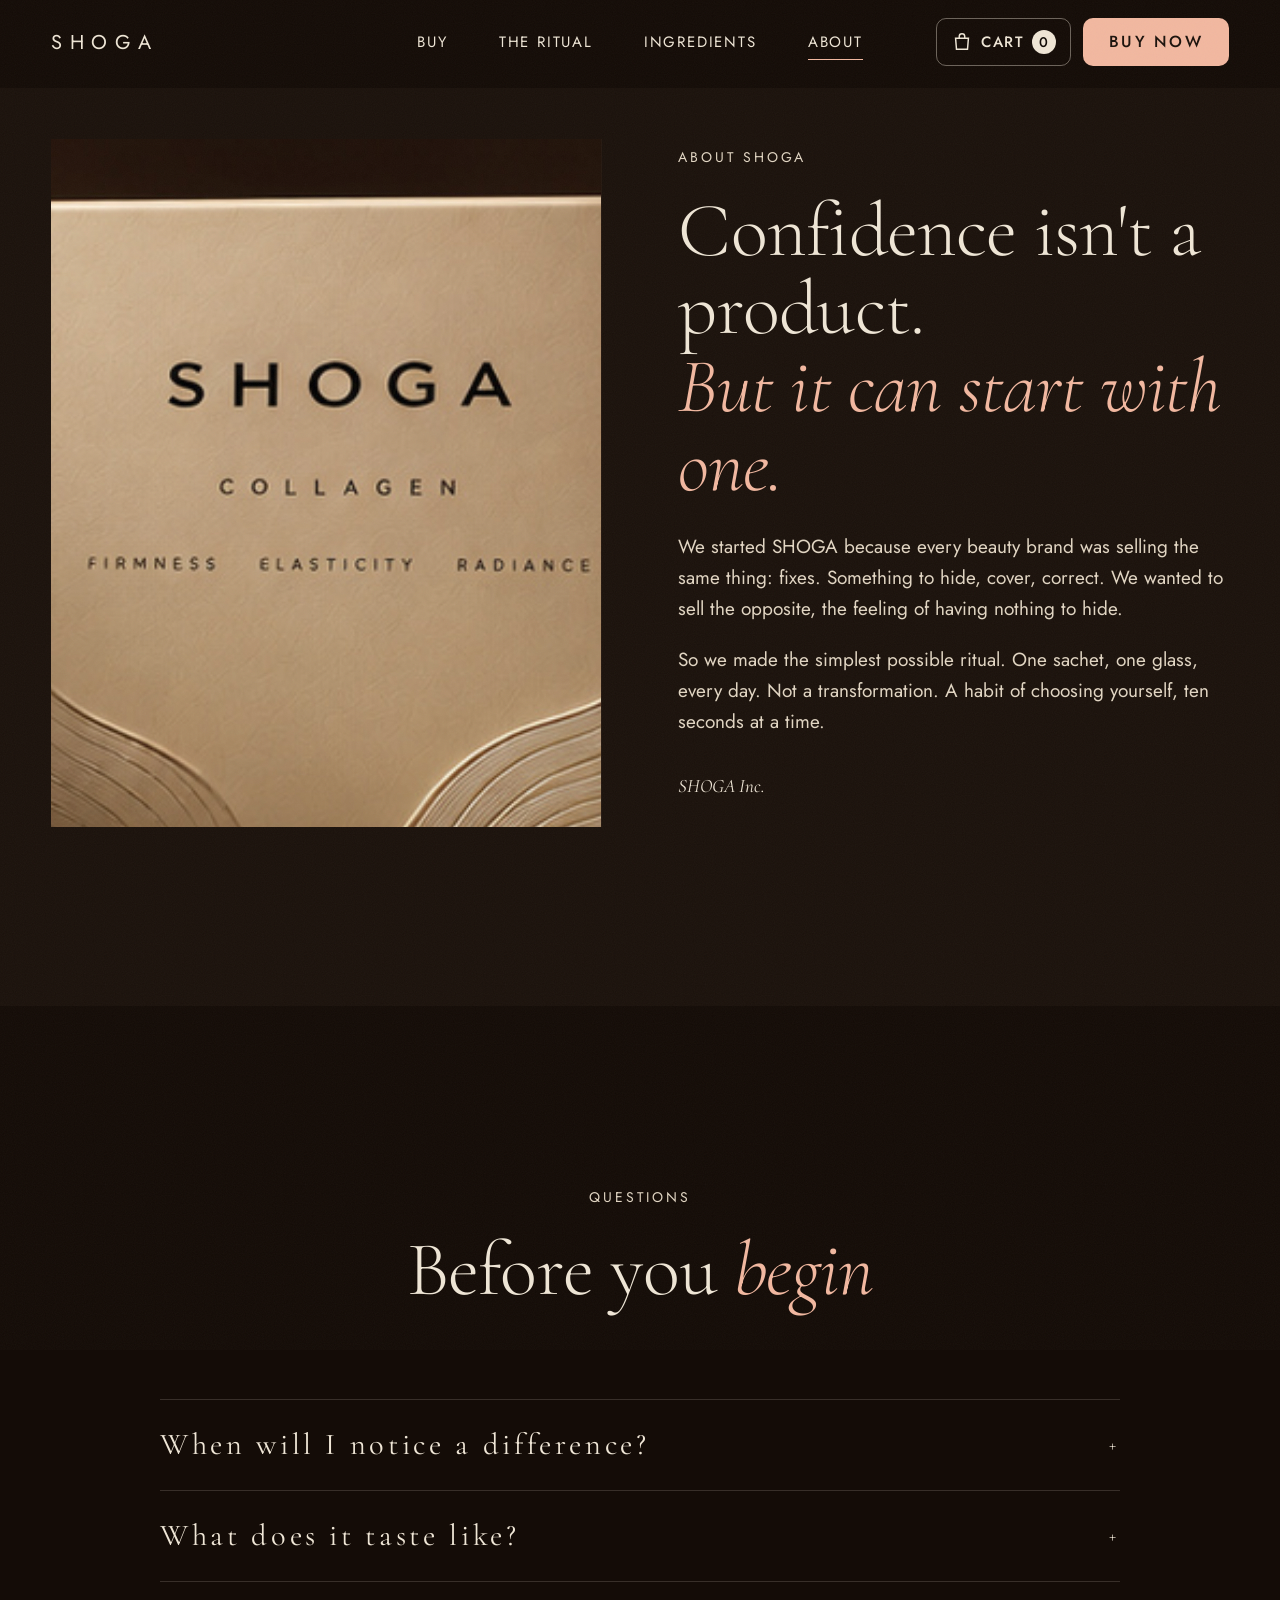
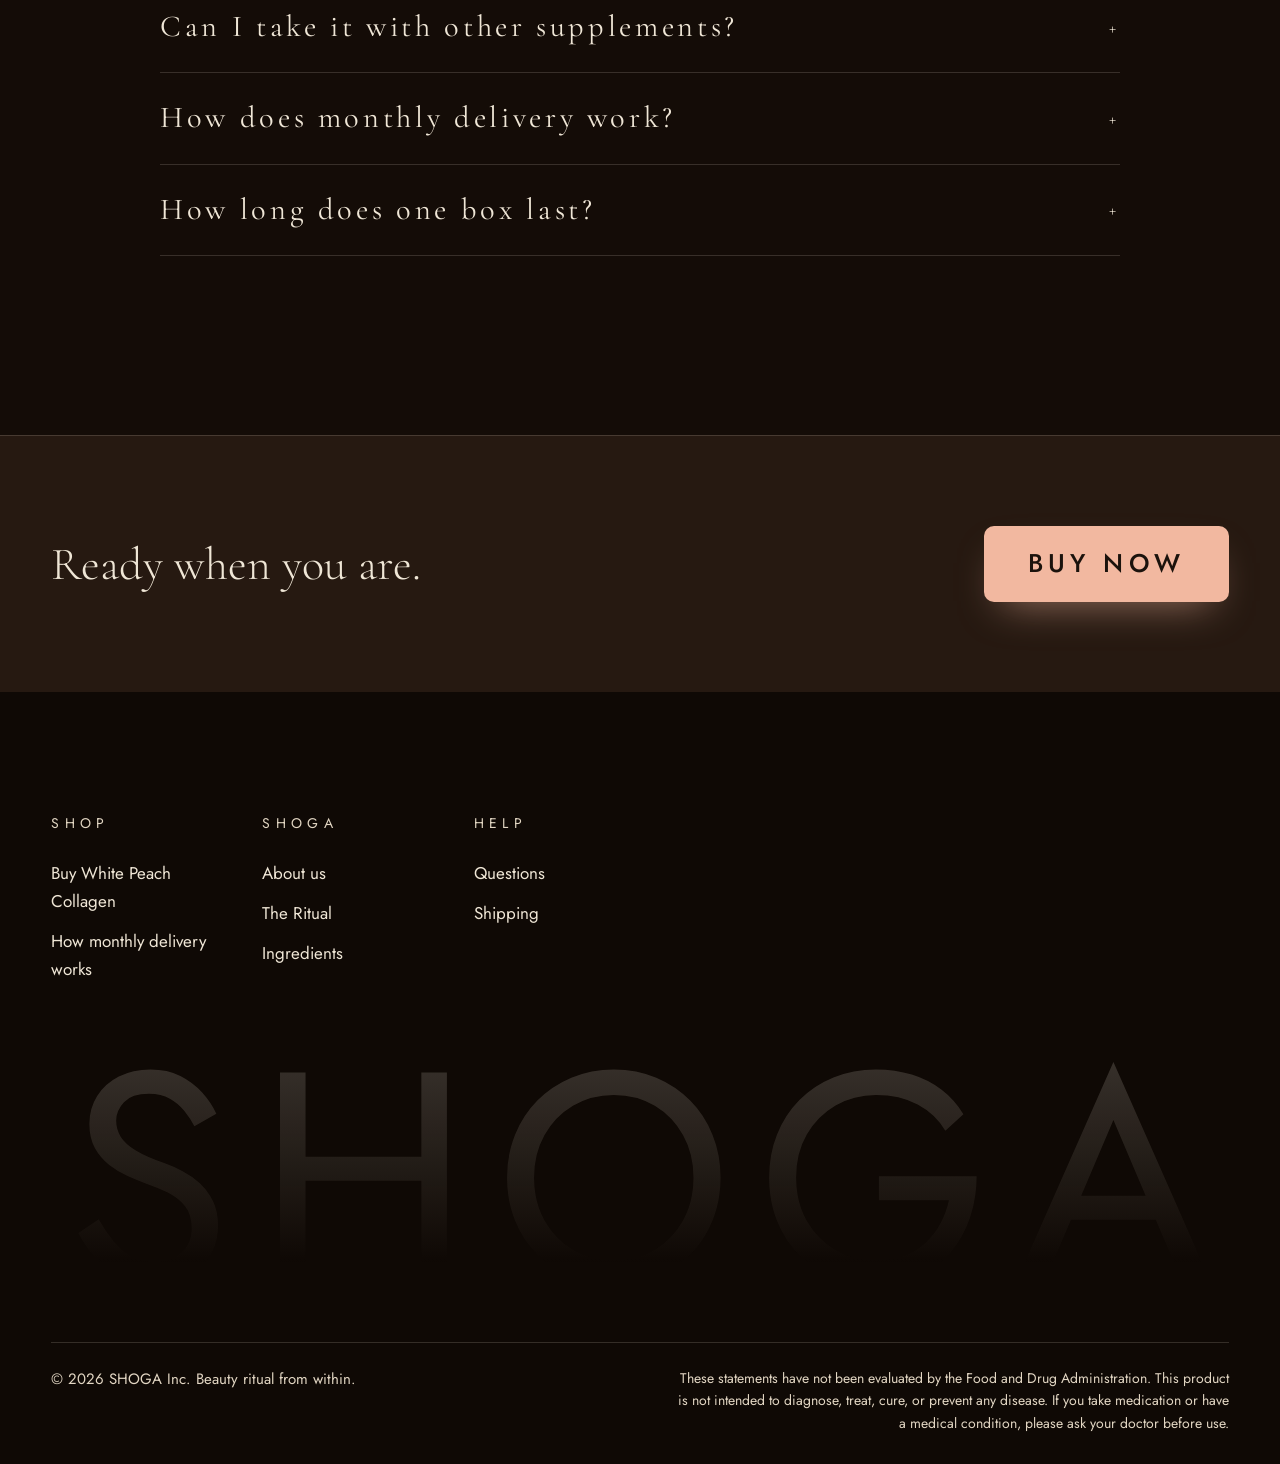
<file: shoga/about.html>
<!doctype html>
<!-- Generated by build_pages.py from src/about.html; edit that file instead. -->
<html lang="en">
<head>
  <meta charset="utf-8" />
  <meta name="viewport" content="width=device-width, initial-scale=1, viewport-fit=cover" />
  <title>About SHOGA</title>
  <meta name="description" content="Why SHOGA sells confidence, not collagen. Our story and answers to common questions." />
  <meta name="theme-color" content="#120b07" />
  <meta property="og:title" content="About SHOGA" />
  <meta property="og:description" content="One sachet a day. Monthly delivery, cancel anytime." />
  <meta property="og:image" content="assets/product-peach.jpg" />
  <link rel="preconnect" href="https://fonts.googleapis.com" />
  <link rel="preconnect" href="https://fonts.gstatic.com" crossorigin />
  <link href="https://fonts.googleapis.com/css2?family=Cormorant+Garamond:ital,wght@0,300;0,400;0,500;1,300;1,400&family=Jost:wght@300;400;500&display=swap" rel="stylesheet" />
  <link rel="stylesheet" href="styles.css" />
</head>
<body data-page="about">
  <a class="skip" href="#main">Skip to content</a>
  <div class="grain" aria-hidden="true"></div>

  <!-- Nav -->
  <header class="nav" id="top">
    <a href="index.html" class="nav__logo" aria-label="SHOGA home">SHOGA</a>
    <nav class="nav__links" aria-label="Primary">
      <a href="shop.html">Buy</a>
      <a href="ritual.html">The Ritual</a>
      <a href="ritual.html#formula">Ingredients</a>
      <a href="about.html" aria-current="page">About</a>
    </nav>
    <div class="nav__actions">
      <button class="cartbtn cart-toggle" type="button">
        <svg viewBox="0 0 24 24" fill="none" stroke="currentColor" stroke-width="1.6" aria-hidden="true"><path d="M5 8h14l-1 12H6L5 8z"/><path d="M9 8V6a3 3 0 0 1 6 0v2"/></svg>
        <span class="cartbtn__label">Cart</span>
        <span class="cart-count" data-count="0">0</span>
      </button>
      <button class="btn btn--buy nav__buy" type="button" data-primary>Buy now</button>
      <button class="icon-btn menu-toggle" type="button" aria-label="Open menu" aria-expanded="false">
        <span></span><span></span>
      </button>
    </div>
  </header>

  <div class="mobile-menu" aria-hidden="true">
    <a href="shop.html">Buy</a>
    <a href="ritual.html">The Ritual</a>
    <a href="ritual.html#formula">Ingredients</a>
    <a href="about.html" aria-current="page">About</a>
  </div>

  <main class="page" id="main">
    <section class="about" id="about">
      <div class="about__img" data-cursor="view">
        <img src="assets/box-night.jpg" alt="SHOGA box resting on leather in warm evening light" />
      </div>
      <div class="about__body">
        <p class="eyebrow">About SHOGA</p>
        <h1 class="display">Confidence isn't a product.<br/><em>But it can start with one.</em></h1>
        <p>We started SHOGA because every beauty brand was selling the same thing: fixes. Something to hide, cover, correct. We wanted to sell the opposite, the feeling of having nothing to hide.</p>
        <p>So we made the simplest possible ritual. One sachet, one glass, every day. Not a transformation. A habit of choosing yourself, ten seconds at a time.</p>
        <p class="signature">SHOGA Inc.</p>
      </div>
    </section>

    <section class="faq" id="faq">
      <header class="section-head">
        <p class="eyebrow reveal">Questions</p>
        <h2 class="display reveal">Before you <em>begin</em></h2>
      </header>
      <div class="accordion accordion--lg">
        <details class="reveal"><summary>When will I notice a difference?</summary><p>Everyone's skin is different, so we don't promise overnight miracles. Collagen rewards consistency. We recommend the daily ritual for at least 8–12 weeks.</p></details>
        <details class="reveal"><summary>What does it taste like?</summary><p>Soft, ripe white peach. Lightly sweet with no added sugar, and it dissolves fully in cold water.</p></details>
        <details class="reveal"><summary>Can I take it with other supplements?</summary><p>Usually, yes. If you're pregnant, breastfeeding, taking medication or have a medical condition, check with your doctor first.</p></details>
        <details class="reveal"><summary>How does monthly delivery work?</summary><p>A fresh box every 30 days at 15% off, with free shipping. Skip, pause or cancel anytime from your account.</p></details>
        <details class="reveal"><summary>How long does one box last?</summary><p>30 sachets, one a day. One box is one month of the ritual.</p></details>
      </div>
    </section>

    <section class="strip">
      <p class="strip__text reveal">Ready when you are.</p>
      <button class="btn btn--buy btn--huge reveal" type="button" data-primary>Buy now</button>
    </section>
  </main>

  <footer class="footer">
    <div class="footer__top">
      <div class="footer__cols">
        <div><h4>Shop</h4><a href="shop.html">Buy White Peach Collagen</a><a href="shop.html#club">How monthly delivery works</a></div>
        <div><h4>SHOGA</h4><a href="about.html">About us</a><a href="ritual.html">The Ritual</a><a href="ritual.html#formula">Ingredients</a></div>
        <div><h4>Help</h4><a href="about.html#faq">Questions</a><a href="shop.html#shipping">Shipping</a></div>
      </div>
    </div>
    <div class="footer__mark" aria-hidden="true"><span>S</span><span>H</span><span>O</span><span>G</span><span>A</span></div>
    <div class="footer__bottom">
      <p>© <span id="year"></span> SHOGA Inc. Beauty ritual from within.</p>
      <p class="disclaimer">These statements have not been evaluated by the Food and Drug Administration. This product is not intended to diagnose, treat, cure, or prevent any disease. If you take medication or have a medical condition, please ask your doctor before use.</p>
    </div>
  </footer>

  <!-- Phones: BUY bar always at the bottom of the screen -->
  <div class="buybar">
    <div class="buybar__info"><span class="buybar__plan">Monthly delivery</span><b data-price-sub-only></b></div>
    <button class="btn btn--buy" type="button" data-primary>Buy now</button>
  </div>

  <!-- Cart drawer -->
  <div class="scrim" hidden></div>
  <aside class="cart" aria-label="Your cart" aria-hidden="true">
    <header class="cart__head">
      <h3>Your cart</h3>
      <button class="icon-btn cart-close" type="button" aria-label="Close cart">
        <svg viewBox="0 0 24 24" fill="none" stroke="currentColor" stroke-width="1.6"><path d="M5 5l14 14M19 5L5 19"/></svg>
      </button>
    </header>
    <div class="cart__items"></div>
    <footer class="cart__foot">
      <div class="cart__row"><span>Total</span><b data-subtotal>$0.00</b></div>
      <p class="cart__note">Free shipping on monthly delivery.</p>
      <button class="btn btn--buy btn--huge btn--block" id="checkout">Checkout</button>
      <button class="cart__keep" type="button">Keep shopping</button>
    </footer>
  </aside>

  <div class="toast" role="status" aria-live="polite"></div>

  <script src="main.js"></script>
</body>
</html>
</file>
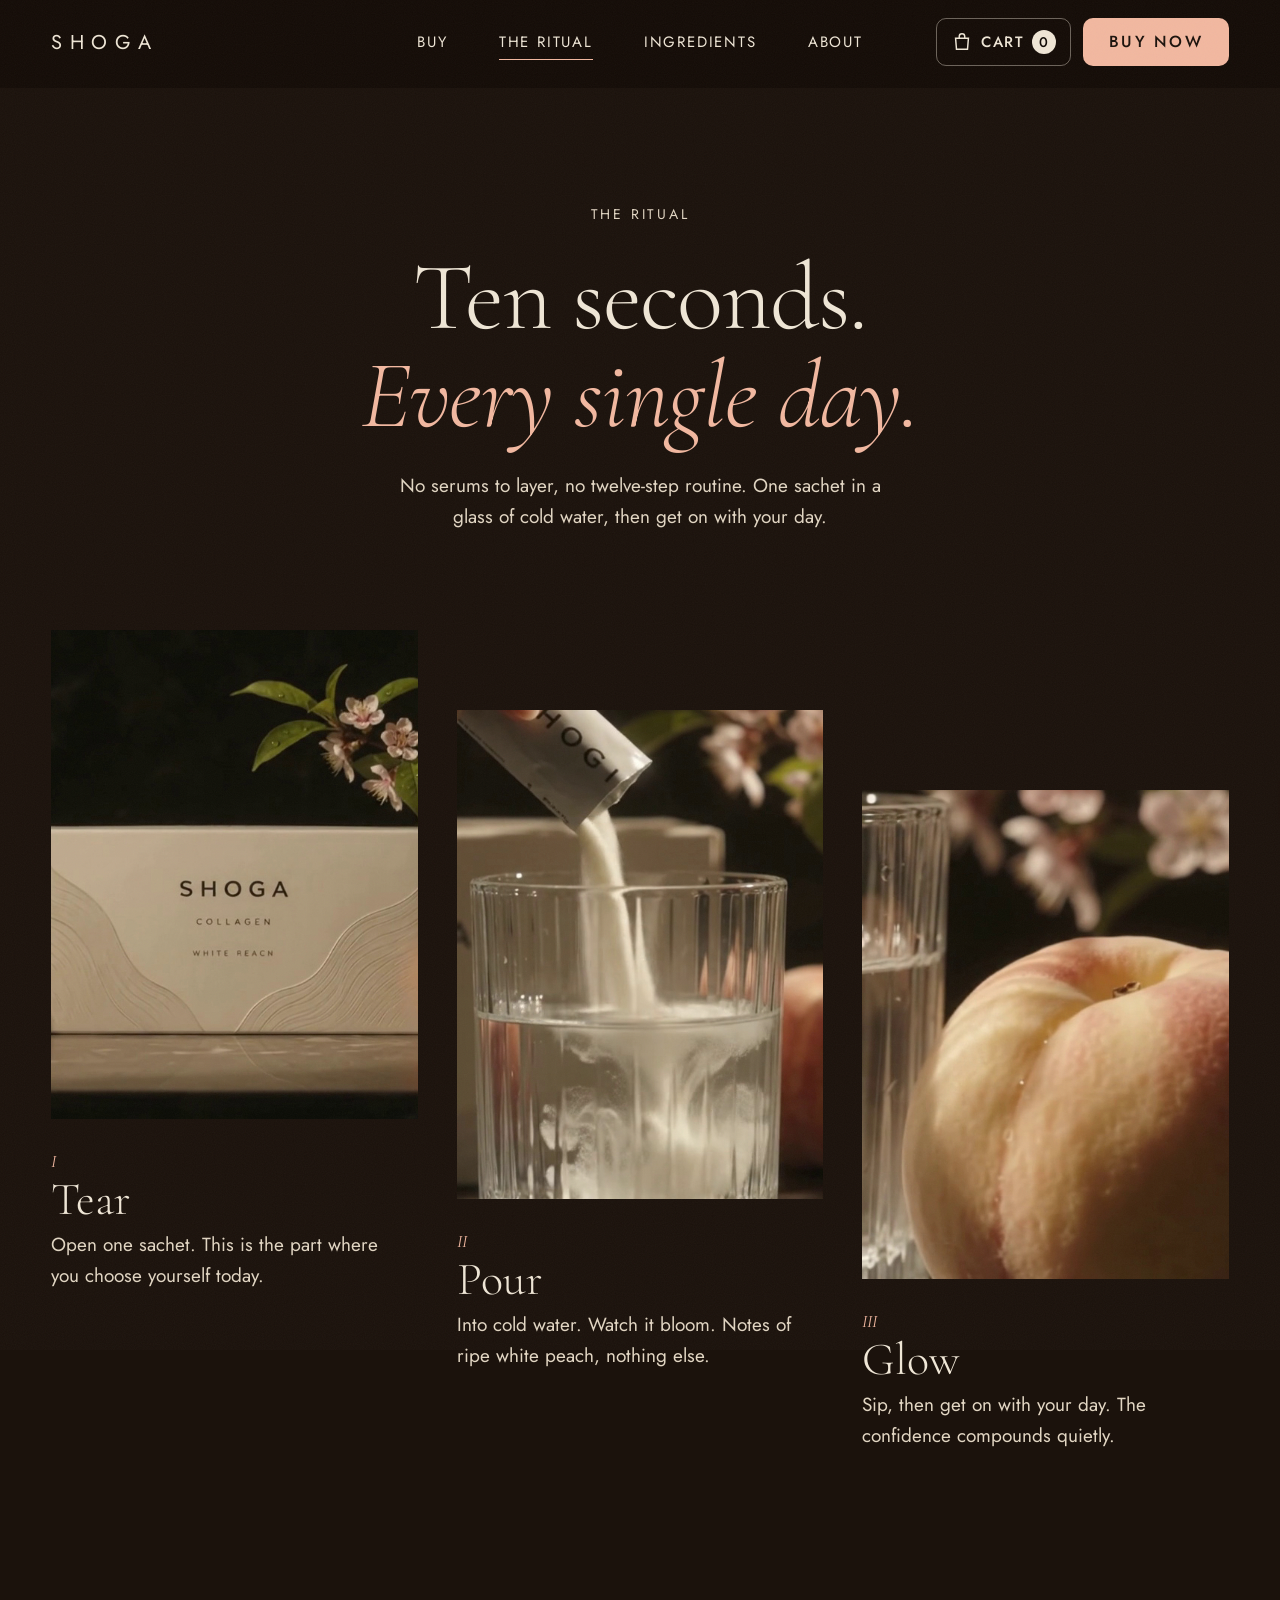
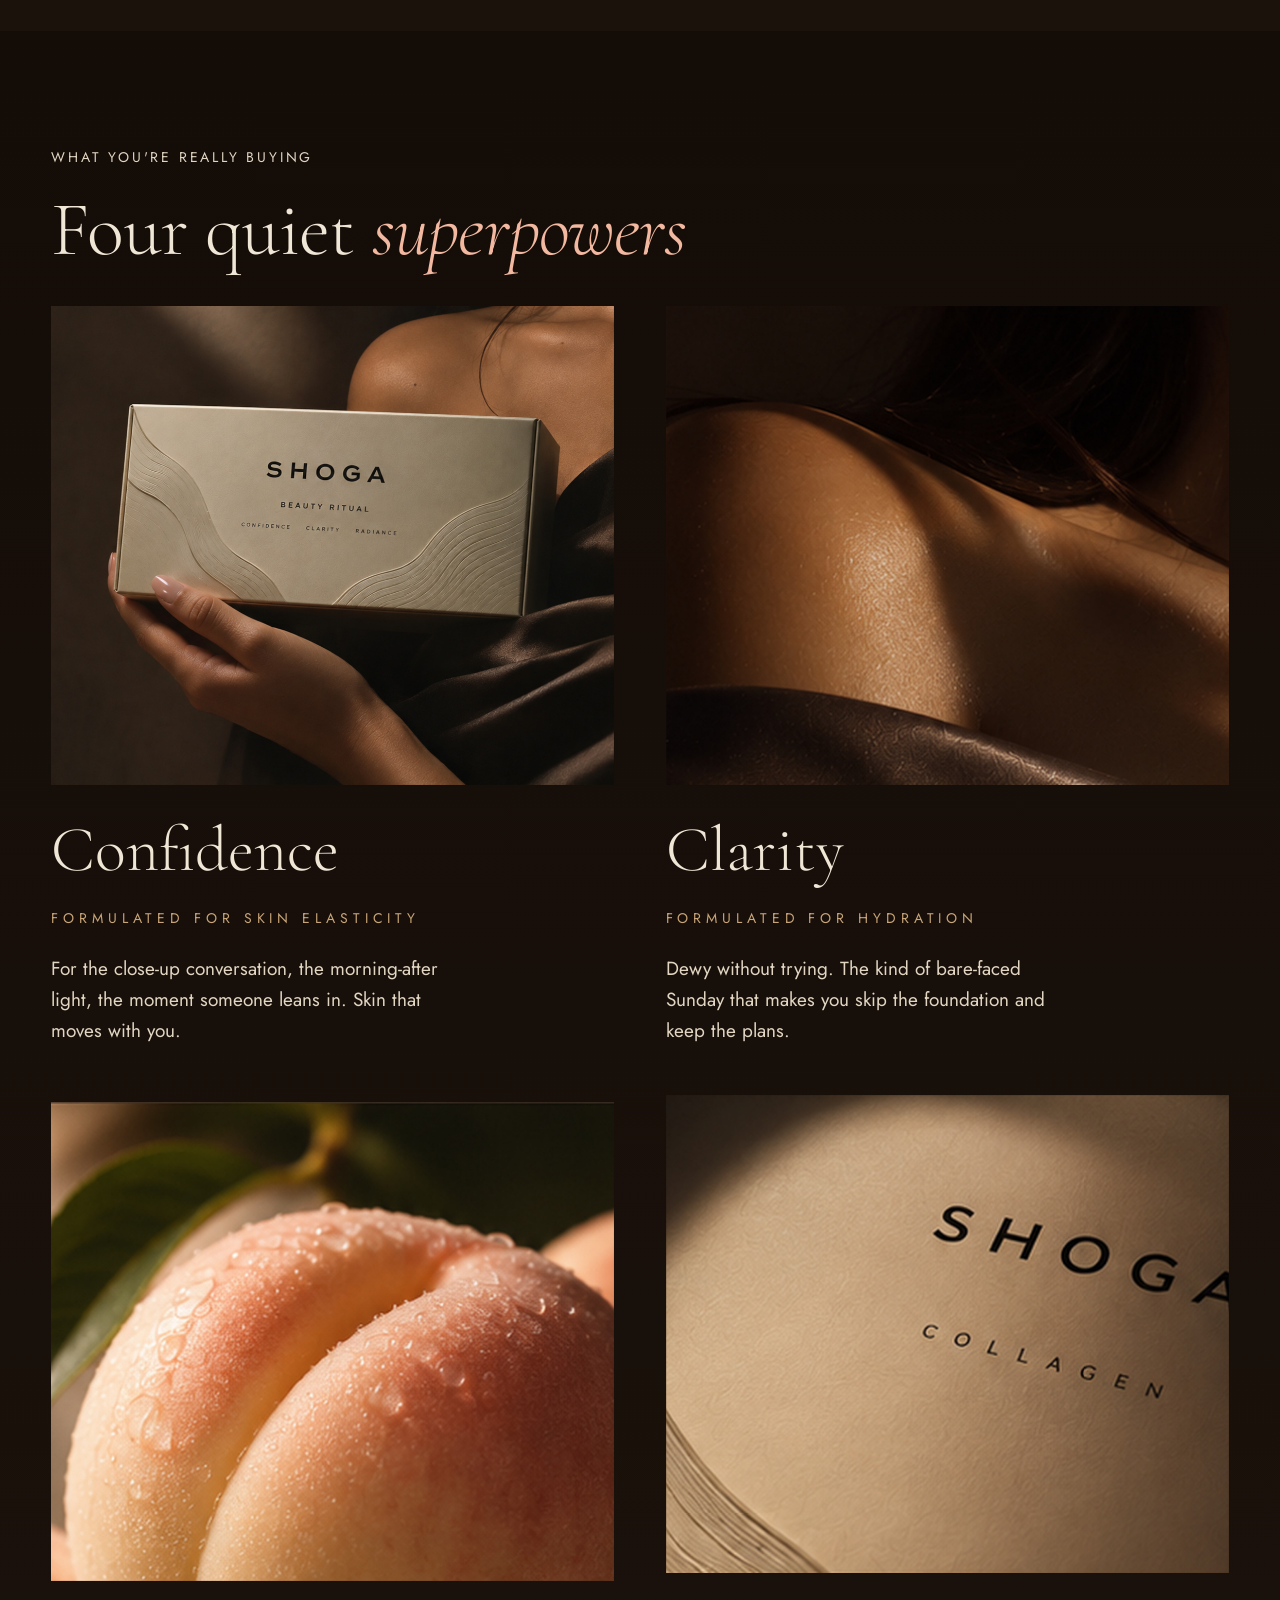
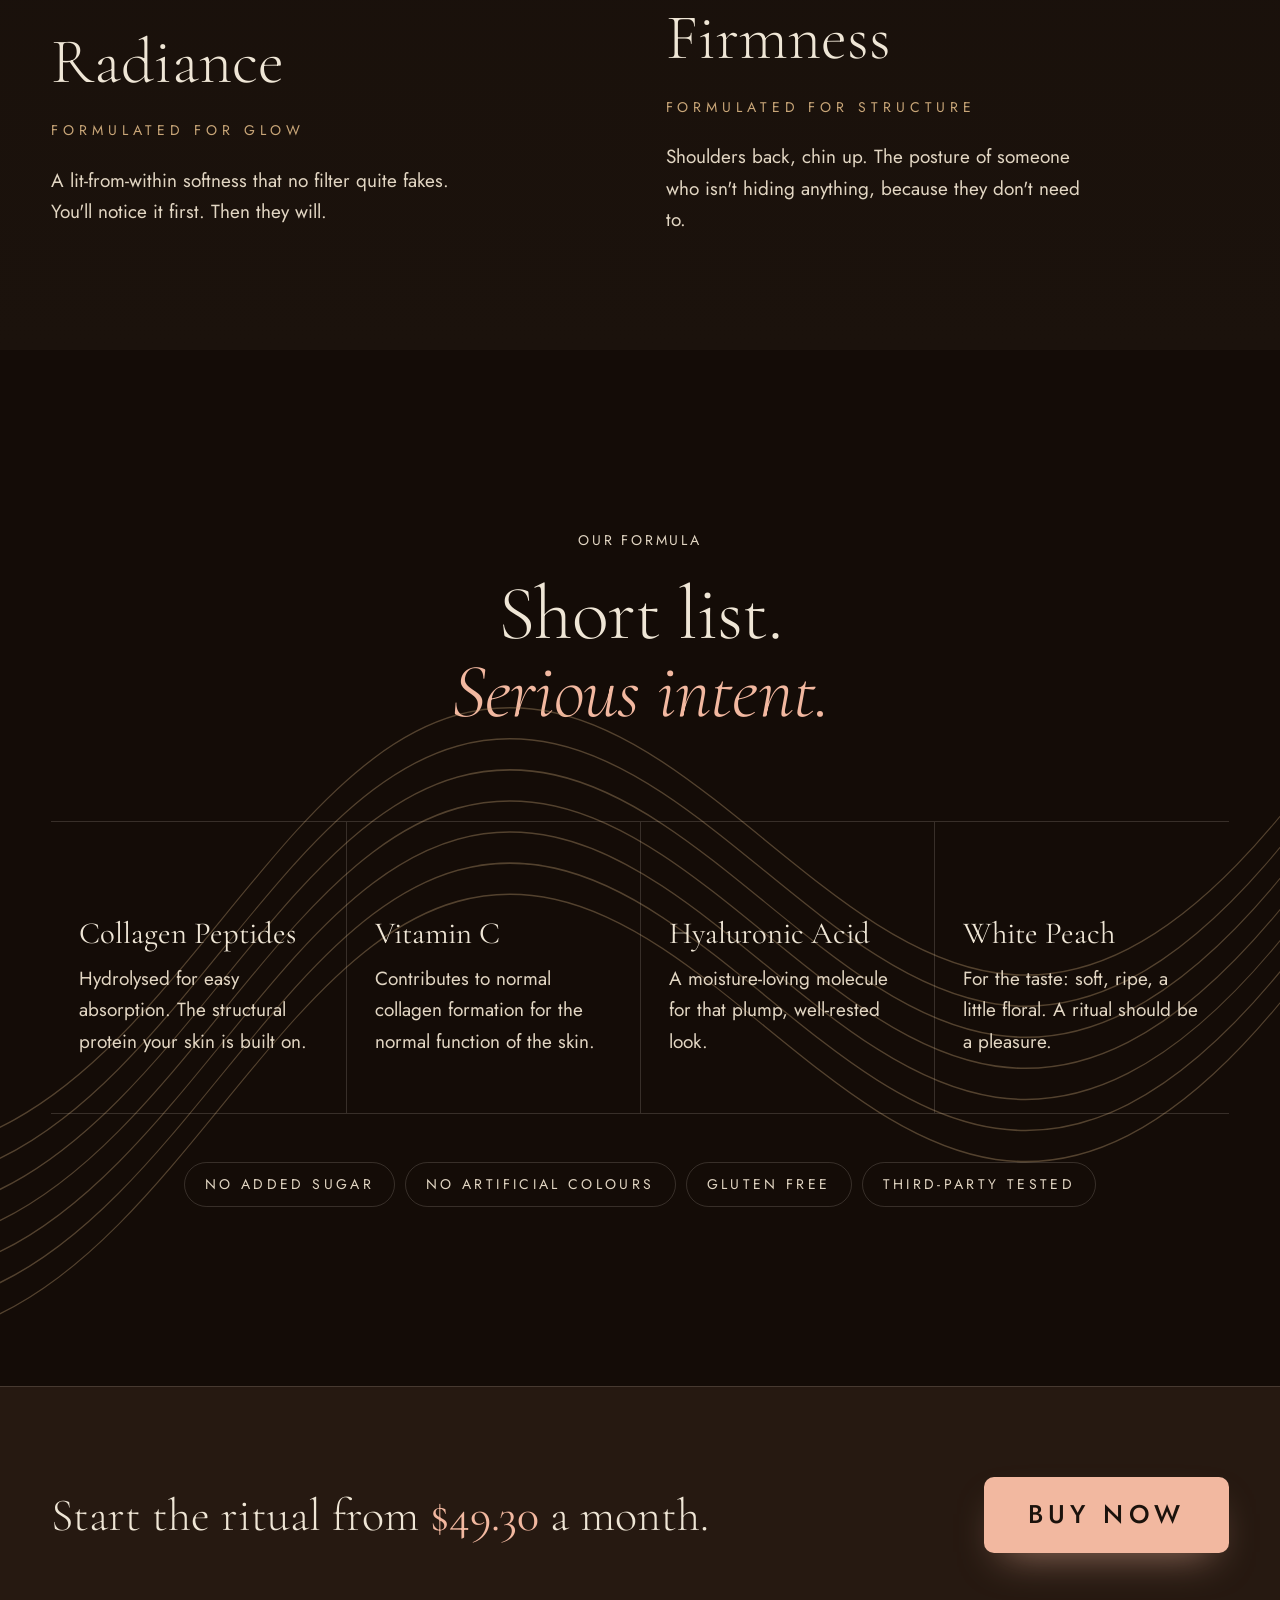
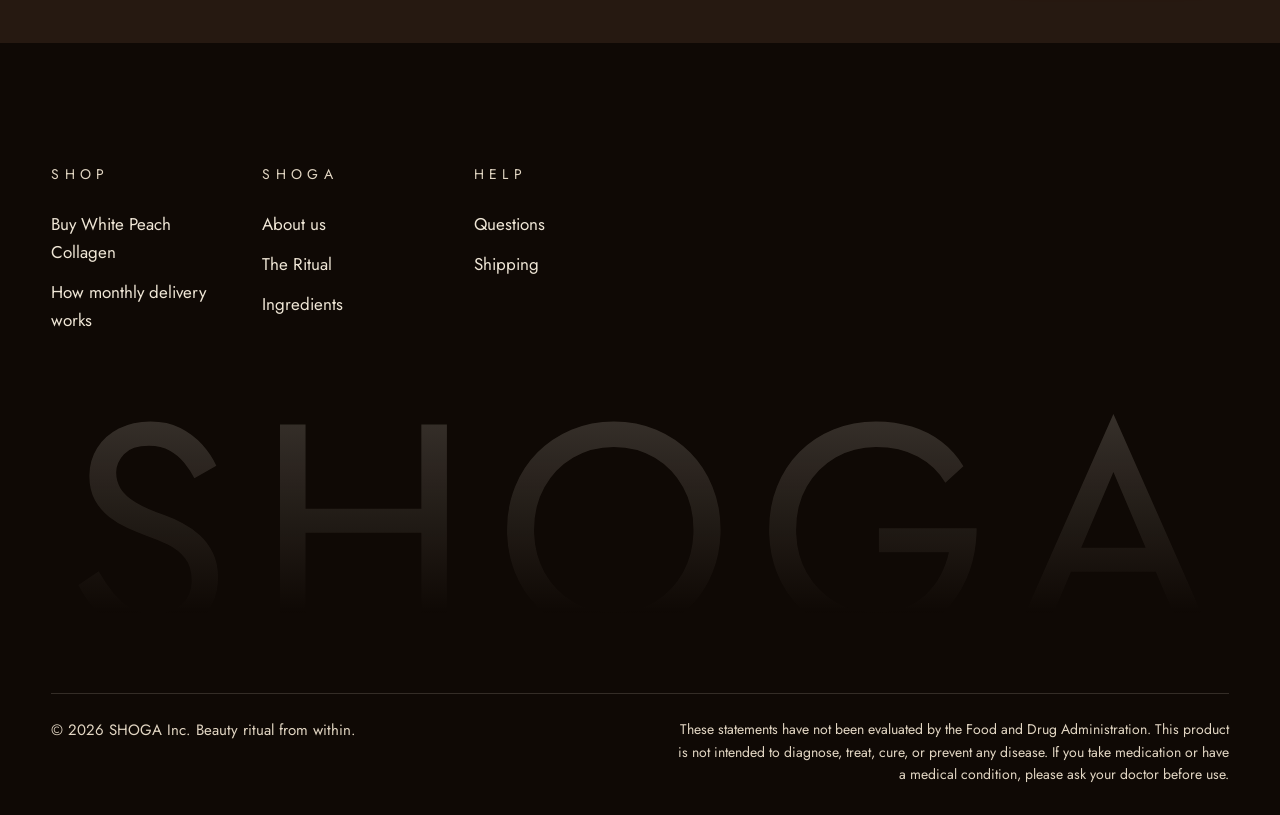
<file: shoga/ritual.html>
<!doctype html>
<!-- Generated by build_pages.py from src/ritual.html; edit that file instead. -->
<html lang="en">
<head>
  <meta charset="utf-8" />
  <meta name="viewport" content="width=device-width, initial-scale=1, viewport-fit=cover" />
  <title>The Ritual & Formula — SHOGA</title>
  <meta name="description" content="Tear, pour, glow. The SHOGA daily ritual and the short list of ingredients behind it." />
  <meta name="theme-color" content="#120b07" />
  <meta property="og:title" content="The Ritual & Formula — SHOGA" />
  <meta property="og:description" content="One sachet a day. Monthly delivery, cancel anytime." />
  <meta property="og:image" content="assets/product-peach.jpg" />
  <link rel="preconnect" href="https://fonts.googleapis.com" />
  <link rel="preconnect" href="https://fonts.gstatic.com" crossorigin />
  <link href="https://fonts.googleapis.com/css2?family=Cormorant+Garamond:ital,wght@0,300;0,400;0,500;1,300;1,400&family=Jost:wght@300;400;500&display=swap" rel="stylesheet" />
  <link rel="stylesheet" href="styles.css" />
</head>
<body data-page="ritual">
  <a class="skip" href="#main">Skip to content</a>
  <div class="grain" aria-hidden="true"></div>

  <!-- Nav -->
  <header class="nav" id="top">
    <a href="index.html" class="nav__logo" aria-label="SHOGA home">SHOGA</a>
    <nav class="nav__links" aria-label="Primary">
      <a href="shop.html">Buy</a>
      <a href="ritual.html" aria-current="page">The Ritual</a>
      <a href="ritual.html#formula">Ingredients</a>
      <a href="about.html">About</a>
    </nav>
    <div class="nav__actions">
      <button class="cartbtn cart-toggle" type="button">
        <svg viewBox="0 0 24 24" fill="none" stroke="currentColor" stroke-width="1.6" aria-hidden="true"><path d="M5 8h14l-1 12H6L5 8z"/><path d="M9 8V6a3 3 0 0 1 6 0v2"/></svg>
        <span class="cartbtn__label">Cart</span>
        <span class="cart-count" data-count="0">0</span>
      </button>
      <button class="btn btn--buy nav__buy" type="button" data-primary>Buy now</button>
      <button class="icon-btn menu-toggle" type="button" aria-label="Open menu" aria-expanded="false">
        <span></span><span></span>
      </button>
    </div>
  </header>

  <div class="mobile-menu" aria-hidden="true">
    <a href="shop.html">Buy</a>
    <a href="ritual.html" aria-current="page">The Ritual</a>
    <a href="ritual.html#formula">Ingredients</a>
    <a href="about.html">About</a>
  </div>

  <main class="page" id="main">
    <section class="page-head">
      <p class="eyebrow">The Ritual</p>
      <h1 class="display">Ten seconds.<br/><em>Every single day.</em></h1>
      <p class="lead">No serums to layer, no twelve-step routine. One sachet in a glass of cold water, then get on with your day.</p>
    </section>

    <section class="ritual" id="ritual">
      <ol class="steps">
        <li class="step reveal" data-speed="0.04">
          <div class="step__img tilt" data-cursor="view"><img src="assets/step-box.jpg" alt="SHOGA box beside a whole and a halved white peach" loading="lazy" /></div>
          <span class="step__num">I</span>
          <h3>Tear</h3>
          <p>Open one sachet. This is the part where you choose yourself today.</p>
        </li>
        <li class="step reveal" data-speed="-0.06">
          <div class="step__img tilt" data-cursor="view"><img src="assets/step-pour.jpg" alt="Collagen powder pouring from a SHOGA sachet into a glass of water" loading="lazy" /></div>
          <span class="step__num">II</span>
          <h3>Pour</h3>
          <p>Into cold water. Watch it bloom. Notes of ripe white peach, nothing else.</p>
        </li>
        <li class="step reveal" data-speed="-0.16">
          <div class="step__img tilt" data-cursor="view"><img src="assets/step-peach.jpg" alt="A glass of water beside a ripe white peach and blossoms" loading="lazy" /></div>
          <span class="step__num">III</span>
          <h3>Glow</h3>
          <p>Sip, then get on with your day. The confidence compounds quietly.</p>
        </li>
      </ol>
    </section>

    <!-- WHAT YOU'RE REALLY BUYING (horizontal) -->
    <section class="buying" id="buying">
      <div class="buying__sticky">
        <header class="buying__head">
          <p class="eyebrow">What you're really buying</p>
          <h2 class="display">Four quiet <em>superpowers</em></h2>
        </header>
        <div class="buying__track">
          <article class="feel">
            <div class="feel__img" data-cursor="view"><img src="assets/hold.jpg" alt="A woman holding the SHOGA beauty ritual box against her shoulder" loading="lazy" /></div>
            <div class="feel__body">
              <h3>Confidence</h3>
              <p class="feel__tag">Formulated for skin elasticity</p>
              <p>For the close-up conversation, the morning-after light, the moment someone leans in. Skin that moves with you.</p>
            </div>
          </article>
          <article class="feel">
            <div class="feel__img" data-cursor="view"><img src="assets/skin.jpg" alt="Warm light across a bare shoulder and collarbone" loading="lazy" /></div>
            <div class="feel__body">
              <h3>Clarity</h3>
              <p class="feel__tag">Formulated for hydration</p>
              <p>Dewy without trying. The kind of bare-faced Sunday that makes you skip the foundation and keep the plans.</p>
            </div>
          </article>
          <article class="feel">
            <div class="feel__img" data-cursor="view"><img src="assets/peach-macro.jpg" alt="Close-up of a dewy white peach" loading="lazy" /></div>
            <div class="feel__body">
              <h3>Radiance</h3>
              <p class="feel__tag">Formulated for glow</p>
              <p>A lit-from-within softness that no filter quite fakes. You'll notice it first. Then they will.</p>
            </div>
          </article>
          <article class="feel">
            <div class="feel__img" data-cursor="view"><img src="assets/emboss.jpg" alt="Embossed wave lines on the SHOGA collagen box in raking light" loading="lazy" /></div>
            <div class="feel__body">
              <h3>Firmness</h3>
              <p class="feel__tag">Formulated for structure</p>
              <p>Shoulders back, chin up. The posture of someone who isn't hiding anything, because they don't need to.</p>
            </div>
          </article>
        </div>
        <div class="buying__progress"><i></i></div>
      </div>
    </section>

    <!-- FORMULA -->
    <section class="formula" id="formula">
      <svg class="waves" viewBox="0 0 1200 400" preserveAspectRatio="none" aria-hidden="true">
        <g fill="none" stroke="currentColor" stroke-width="0.6">
          <path d="M0 300 C 200 260, 300 120, 520 140 S 900 330, 1200 180"/>
          <path d="M0 312 C 200 272, 300 132, 520 152 S 900 342, 1200 192"/>
          <path d="M0 324 C 200 284, 300 144, 520 164 S 900 354, 1200 204"/>
          <path d="M0 336 C 200 296, 300 156, 520 176 S 900 366, 1200 216"/>
          <path d="M0 348 C 200 308, 300 168, 520 188 S 900 378, 1200 228"/>
          <path d="M0 360 C 200 320, 300 180, 520 200 S 900 390, 1200 240"/>
          <path d="M0 372 C 200 332, 300 192, 520 212 S 900 402, 1200 252"/>
        </g>
      </svg>
      <header class="section-head">
        <p class="eyebrow reveal">Our Formula</p>
        <h2 class="display reveal">Short list.<br/><em>Serious intent.</em></h2>
      </header>
      <div class="ingredients">
        <article class="ing reveal">
          <h3>Collagen Peptides</h3>
          <p>Hydrolysed for easy absorption. The structural protein your skin is built on.</p>
        </article>
        <article class="ing reveal">
          <h3>Vitamin C</h3>
          <p>Contributes to normal collagen formation for the normal function of the skin.</p>
        </article>
        <article class="ing reveal">
          <h3>Hyaluronic Acid</h3>
          <p>A moisture-loving molecule for that plump, well-rested look.</p>
        </article>
        <article class="ing reveal">
          <h3>White Peach</h3>
          <p>For the taste: soft, ripe, a little floral. A ritual should be a pleasure.</p>
        </article>
      </div>
      <ul class="free-from reveal">
        <li>No added sugar</li><li>No artificial colours</li><li>Gluten free</li><li>Third-party tested</li>
      </ul>
    </section>

    <!-- CTA strip -->
    <section class="strip">
      <p class="strip__text reveal">Start the ritual from <b data-price-sub-only></b> a month.</p>
      <button class="btn btn--buy btn--huge reveal" type="button" data-primary>Buy now</button>
    </section>
  </main>

  <footer class="footer">
    <div class="footer__top">
      <div class="footer__cols">
        <div><h4>Shop</h4><a href="shop.html">Buy White Peach Collagen</a><a href="shop.html#club">How monthly delivery works</a></div>
        <div><h4>SHOGA</h4><a href="about.html">About us</a><a href="ritual.html">The Ritual</a><a href="ritual.html#formula">Ingredients</a></div>
        <div><h4>Help</h4><a href="about.html#faq">Questions</a><a href="shop.html#shipping">Shipping</a></div>
      </div>
    </div>
    <div class="footer__mark" aria-hidden="true"><span>S</span><span>H</span><span>O</span><span>G</span><span>A</span></div>
    <div class="footer__bottom">
      <p>© <span id="year"></span> SHOGA Inc. Beauty ritual from within.</p>
      <p class="disclaimer">These statements have not been evaluated by the Food and Drug Administration. This product is not intended to diagnose, treat, cure, or prevent any disease. If you take medication or have a medical condition, please ask your doctor before use.</p>
    </div>
  </footer>

  <!-- Phones: BUY bar always at the bottom of the screen -->
  <div class="buybar">
    <div class="buybar__info"><span class="buybar__plan">Monthly delivery</span><b data-price-sub-only></b></div>
    <button class="btn btn--buy" type="button" data-primary>Buy now</button>
  </div>

  <!-- Cart drawer -->
  <div class="scrim" hidden></div>
  <aside class="cart" aria-label="Your cart" aria-hidden="true">
    <header class="cart__head">
      <h3>Your cart</h3>
      <button class="icon-btn cart-close" type="button" aria-label="Close cart">
        <svg viewBox="0 0 24 24" fill="none" stroke="currentColor" stroke-width="1.6"><path d="M5 5l14 14M19 5L5 19"/></svg>
      </button>
    </header>
    <div class="cart__items"></div>
    <footer class="cart__foot">
      <div class="cart__row"><span>Total</span><b data-subtotal>$0.00</b></div>
      <p class="cart__note">Free shipping on monthly delivery.</p>
      <button class="btn btn--buy btn--huge btn--block" id="checkout">Checkout</button>
      <button class="cart__keep" type="button">Keep shopping</button>
    </footer>
  </aside>

  <div class="toast" role="status" aria-live="polite"></div>

  <script src="main.js"></script>
</body>
</html>
</file>
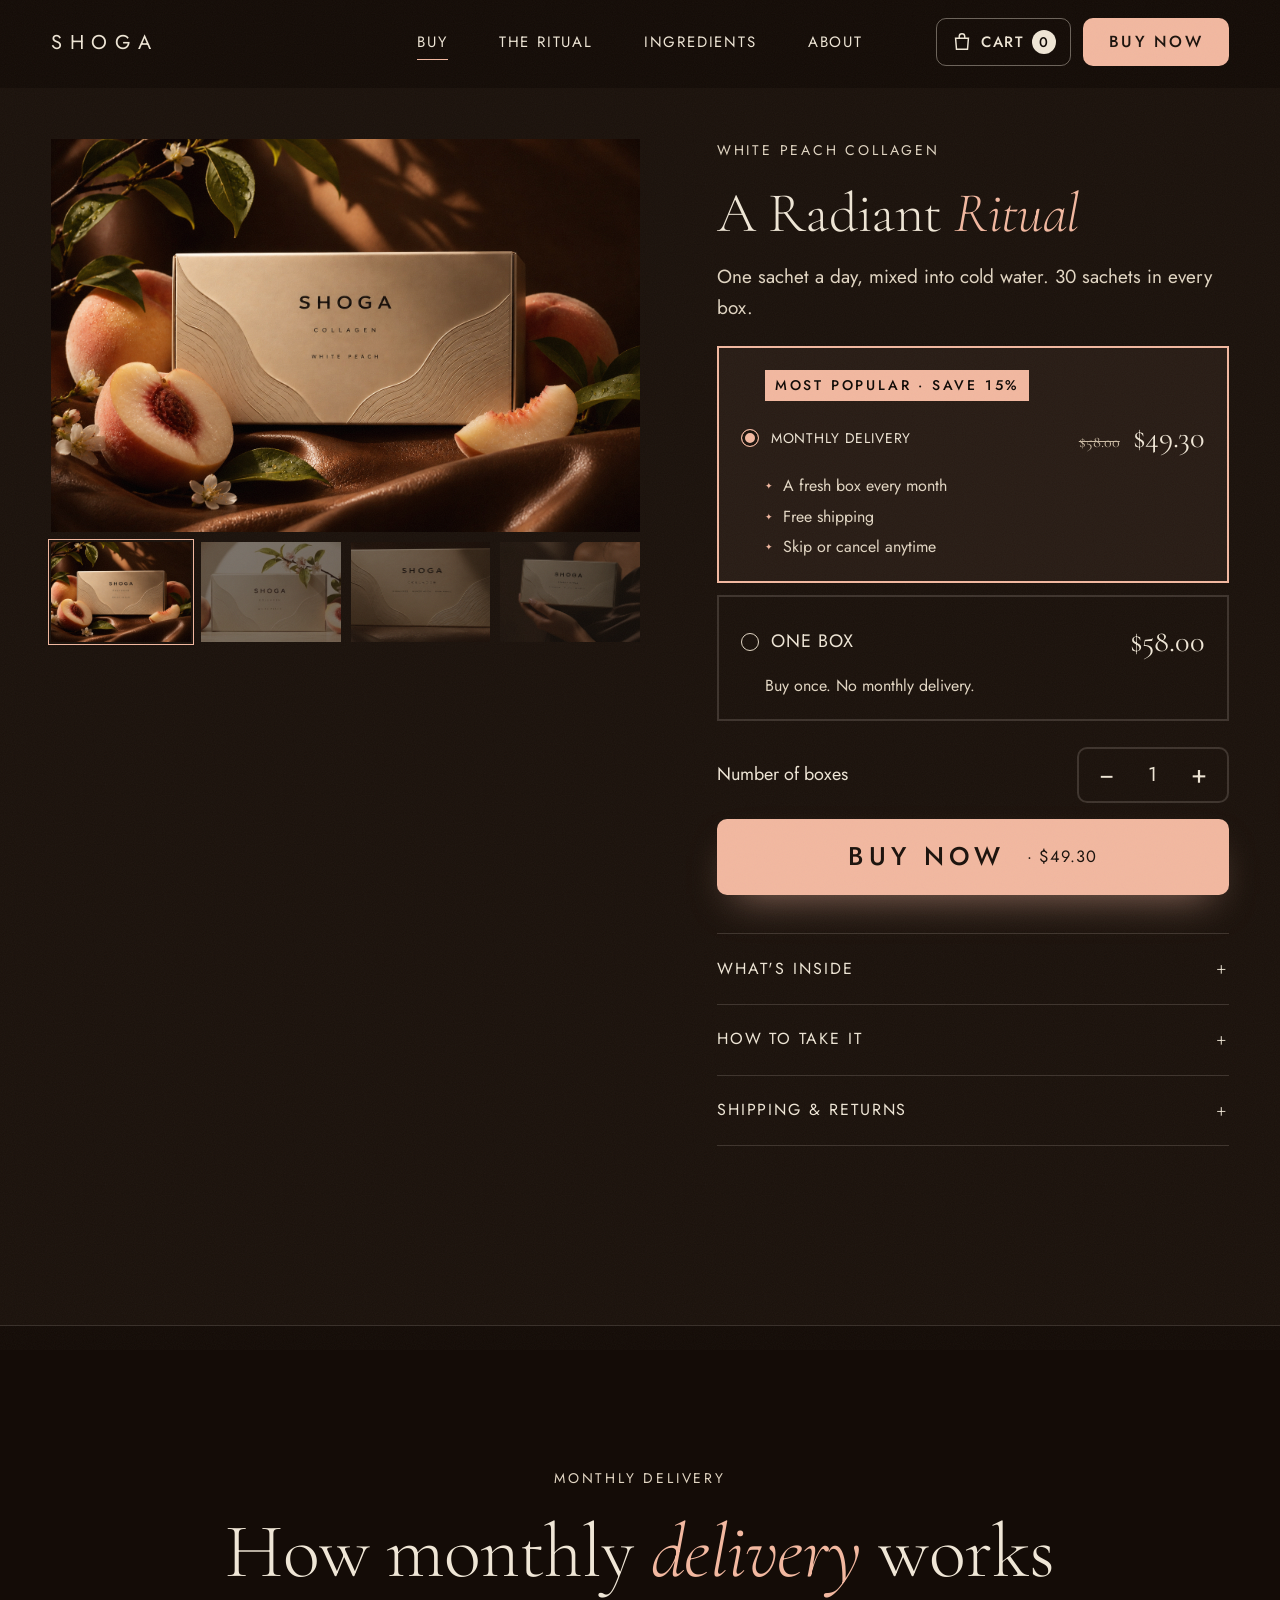
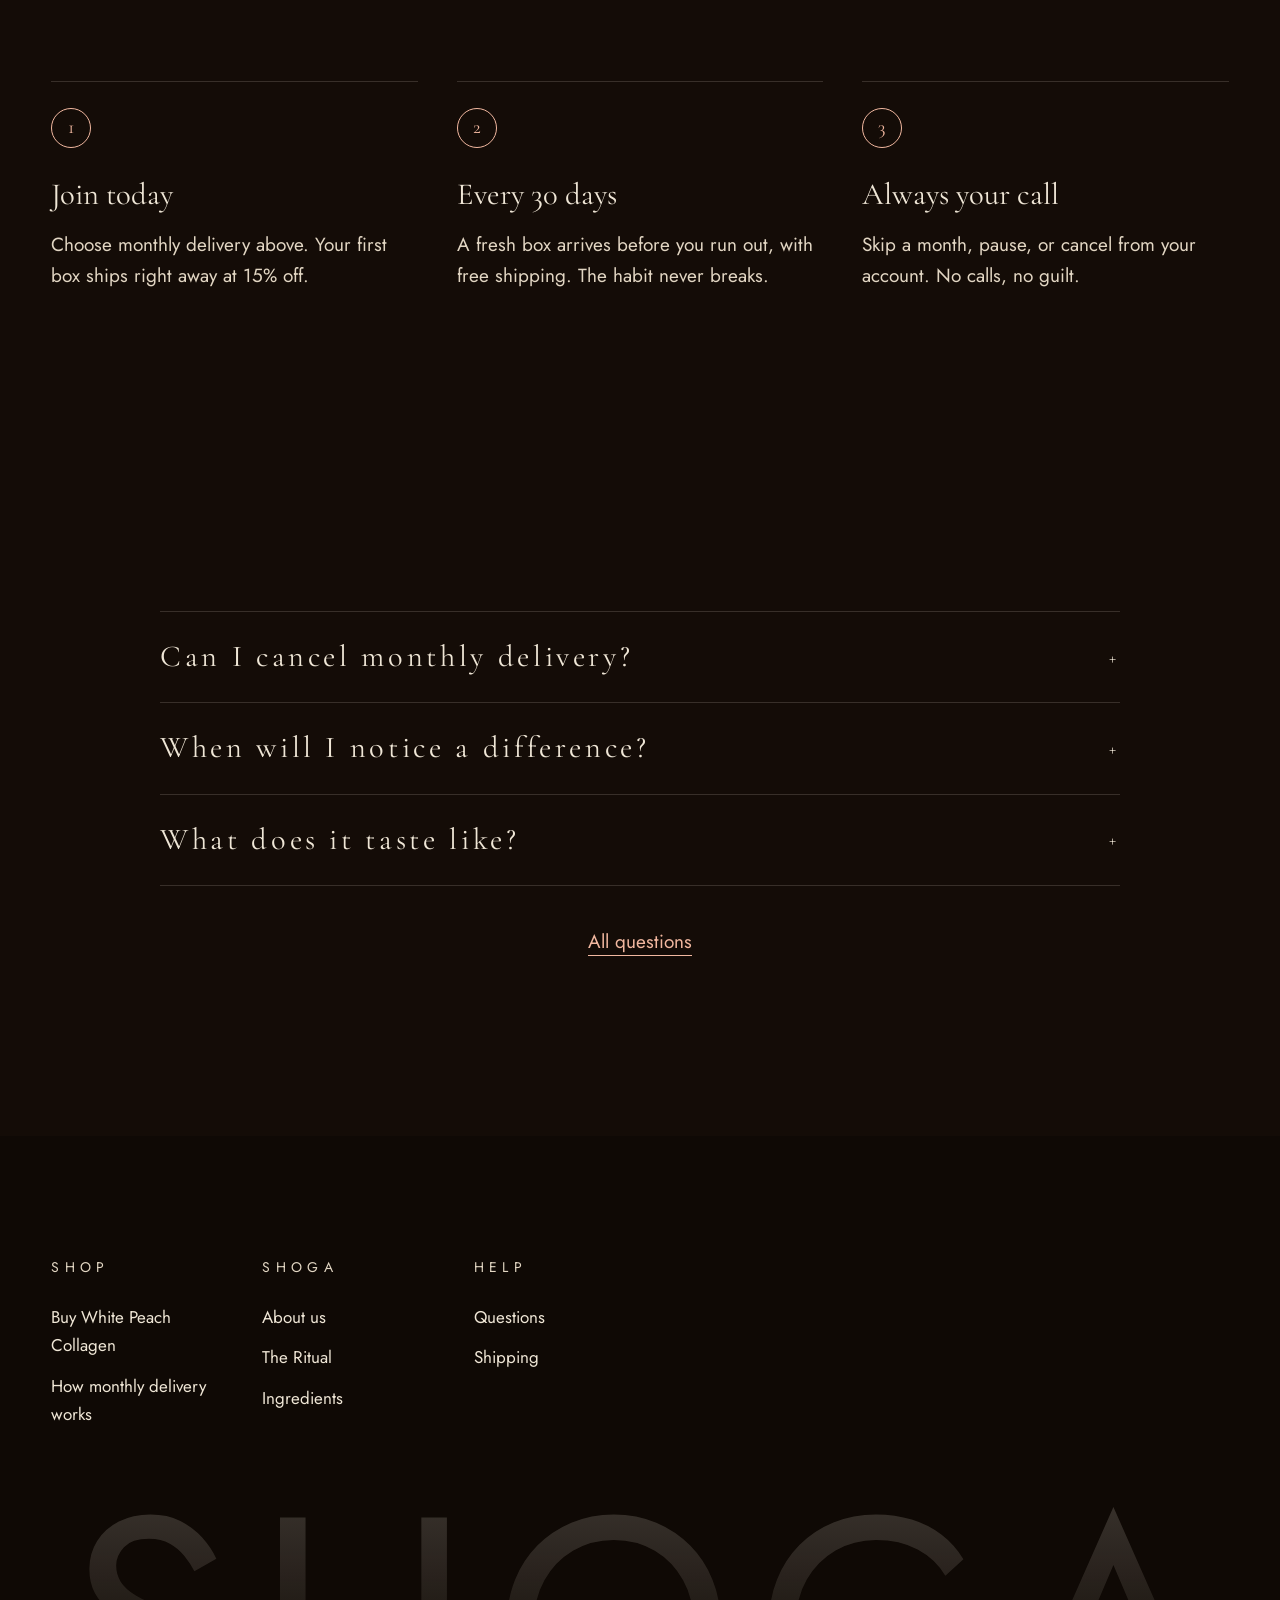
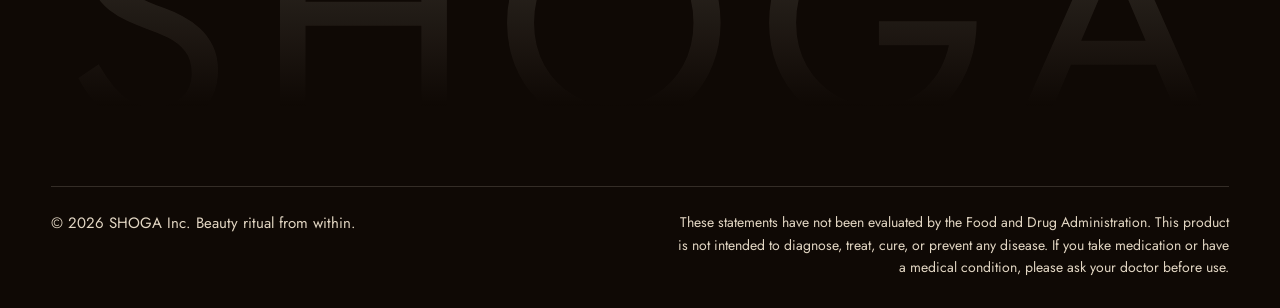
<file: shoga/shop.html>
<!doctype html>
<!-- Generated by build_pages.py from src/shop.html; edit that file instead. -->
<html lang="en">
<head>
  <meta charset="utf-8" />
  <meta name="viewport" content="width=device-width, initial-scale=1, viewport-fit=cover" />
  <title>Buy White Peach Collagen — SHOGA</title>
  <meta name="description" content="SHOGA White Peach Collagen. Monthly delivery saves 15% on every box, with free shipping." />
  <meta name="theme-color" content="#120b07" />
  <meta property="og:title" content="Buy White Peach Collagen — SHOGA" />
  <meta property="og:description" content="One sachet a day. Monthly delivery, cancel anytime." />
  <meta property="og:image" content="assets/product-peach.jpg" />
  <link rel="preconnect" href="https://fonts.googleapis.com" />
  <link rel="preconnect" href="https://fonts.gstatic.com" crossorigin />
  <link href="https://fonts.googleapis.com/css2?family=Cormorant+Garamond:ital,wght@0,300;0,400;0,500;1,300;1,400&family=Jost:wght@300;400;500&display=swap" rel="stylesheet" />
  <link rel="stylesheet" href="styles.css" />
</head>
<body data-page="shop">
  <a class="skip" href="#main">Skip to content</a>
  <div class="grain" aria-hidden="true"></div>

  <!-- Nav -->
  <header class="nav" id="top">
    <a href="index.html" class="nav__logo" aria-label="SHOGA home">SHOGA</a>
    <nav class="nav__links" aria-label="Primary">
      <a href="shop.html" aria-current="page">Buy</a>
      <a href="ritual.html">The Ritual</a>
      <a href="ritual.html#formula">Ingredients</a>
      <a href="about.html">About</a>
    </nav>
    <div class="nav__actions">
      <button class="cartbtn cart-toggle" type="button">
        <svg viewBox="0 0 24 24" fill="none" stroke="currentColor" stroke-width="1.6" aria-hidden="true"><path d="M5 8h14l-1 12H6L5 8z"/><path d="M9 8V6a3 3 0 0 1 6 0v2"/></svg>
        <span class="cartbtn__label">Cart</span>
        <span class="cart-count" data-count="0">0</span>
      </button>
      <button class="btn btn--buy nav__buy" type="button" data-primary>Buy now</button>
      <button class="icon-btn menu-toggle" type="button" aria-label="Open menu" aria-expanded="false">
        <span></span><span></span>
      </button>
    </div>
  </header>

  <div class="mobile-menu" aria-hidden="true">
    <a href="shop.html" aria-current="page">Buy</a>
    <a href="ritual.html">The Ritual</a>
    <a href="ritual.html#formula">Ingredients</a>
    <a href="about.html">About</a>
  </div>

  <main class="page" id="main">
    <section class="shop" id="shop">
      <div class="shop__gallery reveal">
        <div class="shop__main" data-cursor="view">
          <img src="assets/product-peach.jpg" alt="SHOGA Collagen White Peach box surrounded by fresh peaches on silk" id="shopMain" />
        </div>
        <div class="shop__thumbs" aria-label="Product images">
          <button class="is-active" data-src="assets/product-peach.jpg" data-alt="SHOGA Collagen White Peach box surrounded by fresh peaches on silk" aria-label="Show image 1"><img src="assets/product-peach.jpg" alt="" /></button>
          <button data-src="assets/daylight.jpg" data-alt="SHOGA Collagen White Peach box in daylight with peach blossom" aria-label="Show image 2"><img src="assets/daylight.jpg" alt="" loading="lazy" /></button>
          <button data-src="assets/box-night.jpg" data-alt="SHOGA Collagen box in warm evening light" aria-label="Show image 3"><img src="assets/box-night.jpg" alt="" loading="lazy" /></button>
          <button data-src="assets/hold.jpg" data-alt="A woman holding the SHOGA box" aria-label="Show image 4"><img src="assets/hold.jpg" alt="" loading="lazy" /></button>
        </div>
      </div>

      <div class="shop__info">
        <p class="eyebrow">White Peach Collagen</p>
        <h1 class="display">A Radiant <em>Ritual</em></h1>
        <p class="lead">One sachet a day, mixed into cold water. 30 sachets in every box.</p>


        <fieldset class="plans">
          <legend class="sr-only">Purchase option</legend>
          <label class="plan plan--club">
            <input type="radio" name="plan" value="sub" id="plan-sub" checked />
            <span class="plan__box">
              <span class="plan__badge">Most popular · Save 15%</span>
              <span class="plan__row"><span class="plan__name">Monthly delivery</span><span class="plan__price" data-price-sub></span></span>
              <span class="plan__perks">
                <span>A fresh box every month</span>
                <span>Free shipping</span>
                <span>Skip or cancel anytime</span>
              </span>
            </span>
          </label>
          <label class="plan">
            <input type="radio" name="plan" value="once" id="plan-once" />
            <span class="plan__box">
              <span class="plan__row"><span class="plan__name">One box</span><span class="plan__price" data-price-once></span></span>
              <span class="plan__note">Buy once. No monthly delivery.</span>
            </span>
          </label>
        </fieldset>

        <div class="qtyrow">
          <span id="qtyLabel">Number of boxes</span>
          <div class="qty" role="group" aria-labelledby="qtyLabel">
            <button type="button" data-qty="-1" aria-label="One fewer box">−</button>
            <output id="qty" aria-live="polite">1</output>
            <button type="button" data-qty="1" aria-label="One more box">+</button>
          </div>
        </div>
        <div class="buy" id="buy">
          <button class="btn btn--buy btn--huge btn--block" type="button" id="addToCart">Buy now <small data-total></small></button>
        </div>

        <div class="accordion">
          <details>
            <summary>What's inside</summary>
            <p>Hydrolysed collagen peptides, vitamin C, hyaluronic acid and white peach extract. Naturally flavoured, no added sugar. <a class="link" href="ritual.html#formula">See the full formula</a>.</p>
          </details>
          <details>
            <summary>How to take it</summary>
            <p>Tear one sachet into 200–250 ml of cold water, juice or your morning smoothie. Stir, sip, go. Take it daily at the same time. Consistency is the ritual.</p>
          </details>
          <details id="shipping">
            <summary>Shipping &amp; returns</summary>
            <p>Monthly delivery ships free. If your first box doesn't feel like you, tell us within 30 days.</p>
          </details>
        </div>
      </div>
    </section>

    <!-- HOW THE CLUB WORKS -->
    <section class="club" id="club">
      <header class="section-head">
        <p class="eyebrow reveal">Monthly delivery</p>
        <h2 class="display reveal">How monthly <em>delivery</em> works</h2>
      </header>
      <ol class="club-steps">
        <li class="reveal">
          <span class="club-steps__n">1</span>
          <h3>Join today</h3>
          <p>Choose monthly delivery above. Your first box ships right away at 15% off.</p>
        </li>
        <li class="reveal">
          <span class="club-steps__n">2</span>
          <h3>Every 30 days</h3>
          <p>A fresh box arrives before you run out, with free shipping. The habit never breaks.</p>
        </li>
        <li class="reveal">
          <span class="club-steps__n">3</span>
          <h3>Always your call</h3>
          <p>Skip a month, pause, or cancel from your account. No calls, no guilt.</p>
        </li>
      </ol>
    </section>

    <!-- QUICK FAQ -->
    <section class="faq faq--tight">
      <div class="accordion accordion--lg">
        <details class="reveal"><summary>Can I cancel monthly delivery?</summary><p>Yes, anytime. Skip a delivery, pause, or cancel from your account before your next box ships.</p></details>
        <details class="reveal"><summary>When will I notice a difference?</summary><p>Everyone's skin is different, so we don't promise overnight miracles. Collagen rewards consistency. We recommend the daily ritual for at least 8–12 weeks, which monthly delivery makes easy.</p></details>
        <details class="reveal"><summary>What does it taste like?</summary><p>Soft, ripe white peach. Lightly sweet with no added sugar, and it dissolves fully in cold water.</p></details>
      </div>
      <p class="faq__more reveal"><a class="link" href="about.html#faq">All questions</a></p>
    </section>
  </main>

  <footer class="footer">
    <div class="footer__top">
      <div class="footer__cols">
        <div><h4>Shop</h4><a href="shop.html">Buy White Peach Collagen</a><a href="shop.html#club">How monthly delivery works</a></div>
        <div><h4>SHOGA</h4><a href="about.html">About us</a><a href="ritual.html">The Ritual</a><a href="ritual.html#formula">Ingredients</a></div>
        <div><h4>Help</h4><a href="about.html#faq">Questions</a><a href="shop.html#shipping">Shipping</a></div>
      </div>
    </div>
    <div class="footer__mark" aria-hidden="true"><span>S</span><span>H</span><span>O</span><span>G</span><span>A</span></div>
    <div class="footer__bottom">
      <p>© <span id="year"></span> SHOGA Inc. Beauty ritual from within.</p>
      <p class="disclaimer">These statements have not been evaluated by the Food and Drug Administration. This product is not intended to diagnose, treat, cure, or prevent any disease. If you take medication or have a medical condition, please ask your doctor before use.</p>
    </div>
  </footer>

  <!-- Phones: BUY bar always at the bottom of the screen -->
  <div class="buybar">
    <div class="buybar__info"><span class="buybar__plan">Monthly delivery</span><b data-price-sub-only></b></div>
    <button class="btn btn--buy" type="button" data-primary>Buy now</button>
  </div>

  <!-- Cart drawer -->
  <div class="scrim" hidden></div>
  <aside class="cart" aria-label="Your cart" aria-hidden="true">
    <header class="cart__head">
      <h3>Your cart</h3>
      <button class="icon-btn cart-close" type="button" aria-label="Close cart">
        <svg viewBox="0 0 24 24" fill="none" stroke="currentColor" stroke-width="1.6"><path d="M5 5l14 14M19 5L5 19"/></svg>
      </button>
    </header>
    <div class="cart__items"></div>
    <footer class="cart__foot">
      <div class="cart__row"><span>Total</span><b data-subtotal>$0.00</b></div>
      <p class="cart__note">Free shipping on monthly delivery.</p>
      <button class="btn btn--buy btn--huge btn--block" id="checkout">Checkout</button>
      <button class="cart__keep" type="button">Keep shopping</button>
    </footer>
  </aside>

  <div class="toast" role="status" aria-live="polite"></div>

  <script src="main.js"></script>
</body>
</html>
</file>
<file: shoga-v2/styles.css>
/* SHOGA v2 — Ritual Club
   Layout: a fixed status sidebar beside one long column of labelled ledger sections.
   On phones the sidebar becomes a top bar with a swipeable status strip. */
:root {
  color-scheme: dark;
  /* Brand palette: the cream box on a dark cocoa backdrop, lit warm, with white peach */
  --sand: #1b120c;        /* page: cocoa */
  --sand-deep: #140c07;   /* sidebar and label bands: deepest cocoa */
  --paper: #ece3d2;       /* cards: the cream of the box */
  --ink: #efe6d6;         /* text on cocoa */
  --ink-soft: #d9cdb9;
  --line: rgba(239, 230, 214, .13);
  --peach: #f2b8a0;       /* white peach */
  --accent: #f2b8a0;      /* accent text on cocoa */
  --gold: #c9a678;
  --button: #2a1b12;
  --cocoa-ink: #2b1d14;   /* text on cream */

  --sans: "Jost", "Helvetica Neue", Arial, sans-serif;
  --serif: "Cormorant Garamond", Georgia, "Times New Roman", serif;
  --brand: "Jost", "Helvetica Neue", Arial, sans-serif;

  --side: 272px;
  --pad: max(16px, env(safe-area-inset-left, 0px));
  --pad-r: max(16px, env(safe-area-inset-right, 0px));
  --ease: cubic-bezier(.22, 1, .36, 1);
}

/* Cream surfaces (cards, join sheet, cart) flip the text tokens, like print on the box */
.card, .join, .cart, .frame-img {
  --ink: var(--cocoa-ink);
  --ink-soft: #594a3f;
  --line: rgba(43, 29, 20, .14);
  --accent: #96553a;
  color: var(--ink);
  color-scheme: light; /* native radios and inputs drawn for the cream surface */
}

*, *::before, *::after { box-sizing: border-box; }
html { scroll-behavior: smooth; -webkit-text-size-adjust: 100%; scroll-padding-top: 16px; }
body {
  margin: 0; background: var(--sand-deep); color: var(--ink);
  font: 300 15px/1.75 var(--sans); letter-spacing: .01em;
  -webkit-font-smoothing: antialiased;
}
body.lock { overflow: hidden; }

/* ---------- Backdrop: the White Peach photo behind the whole site ---------- */
/* Fixed pseudo-elements (not background-attachment: fixed) so it also stays put on iOS. */
body::before {
  content: ""; position: fixed; inset: 0; z-index: -2;
  background: var(--sand-deep) url("assets/backdrop.jpg") center 38% / cover no-repeat;
}
/* Cocoa veil: clear over the hero, deepening as you scroll so text stays readable */
body::after {
  content: ""; position: fixed; inset: 0; z-index: -1; pointer-events: none;
  background: rgba(16, 10, 6, var(--veil, 0));
}
:root { --glass: rgba(20, 12, 7, .55); --glass-strong: rgba(20, 12, 7, .78); }
.glass, .side, .label, .notice, .footer {
  -webkit-backdrop-filter: blur(14px) saturate(1.1); backdrop-filter: blur(14px) saturate(1.1);
}
img, video { display: block; max-width: 100%; }
a { color: inherit; }
button { font: inherit; color: inherit; background: none; border: 0; padding: 0; cursor: pointer; }
p { margin: 0 0 1em; }
::selection { background: var(--peach); color: var(--ink); }
:focus-visible { outline: 1px solid var(--accent); outline-offset: 3px; }
.sr-only { position: absolute; width: 1px; height: 1px; overflow: hidden; clip: rect(0 0 0 0); white-space: nowrap; }
.accent { color: var(--accent); }
.small { font-size: 12.5px; color: var(--ink-soft); }
.italic { font-family: var(--serif); font-style: italic; font-size: 1.7rem; line-height: 1.3; text-wrap: balance; color: var(--peach); }
.card .italic, .join .italic { color: var(--accent); }

/* ---------- Notice ---------- */
.notice { margin: 0; padding: 8px var(--pad-r) 8px var(--pad); text-align: center; font-size: 10.5px; letter-spacing: .28em; text-transform: uppercase; color: var(--ink-soft); background: var(--glass-strong); border-bottom: 1px solid var(--line); }
.notice a { text-decoration: none; }
.notice u { text-underline-offset: 3px; }

/* ---------- Frame ---------- */
.frame { display: grid; grid-template-columns: var(--side) minmax(0, 1fr); align-items: start; }

/* ---------- Sidebar ---------- */
.side {
  position: sticky; top: 0; height: 100vh; height: 100dvh; overflow-y: auto; scrollbar-width: none;
  display: flex; flex-direction: column; gap: 28px;
  padding: 28px 24px 24px max(24px, env(safe-area-inset-left, 0px));
  background: var(--glass); border-right: 1px solid var(--line);
}
.side__top { display: flex; align-items: center; justify-content: space-between; gap: 12px; }
.logo { font-family: var(--brand); font-weight: 400; font-size: 21px; letter-spacing: .38em; text-decoration: none; }
.side__actions { display: flex; align-items: center; gap: 10px; }
.pill-btn { display: inline-flex; align-items: center; gap: 8px; padding: 4px 10px; border: 1px solid var(--line); border-radius: 100px; font-size: 10.5px; letter-spacing: .2em; text-transform: uppercase; transition: background .3s; }
.pill-btn:hover { background: rgba(239, 230, 214, .08); }
.cart-count { min-width: 18px; padding: 0 5px; border-radius: 9px; background: var(--peach); color: var(--cocoa-ink); font-size: 10.5px; line-height: 18px; letter-spacing: 0; text-align: center; }
.menu-btn { display: none; }

.status { margin: 0; display: grid; gap: 10px; padding-bottom: 24px; border-bottom: 1px solid var(--line); }
.status > div { display: grid; grid-template-columns: 1fr; gap: 3px; }
.status dt { font-size: 10px; letter-spacing: .26em; text-transform: uppercase; color: var(--ink-soft); }
.status dd { margin: 0; }
.tag {
  display: inline-flex; align-items: center; gap: 7px; padding: 2px 9px; min-height: 22px;
  background: rgba(239, 230, 214, .07); border: 1px solid var(--line); border-radius: 2px;
  font-size: 10px; letter-spacing: .2em; text-transform: uppercase; color: var(--ink);
  font-variant-numeric: tabular-nums; white-space: nowrap;
}
.tag--open i, .dot { display: inline-block; width: 7px; height: 7px; border-radius: 50%; background: var(--peach); animation: pulse 2.4s ease-in-out infinite; }
@keyframes pulse { 50% { opacity: .35; } }

.side__nav { display: grid; gap: 2px; }
.side__nav a { text-decoration: none; font-size: 11px; letter-spacing: .26em; text-transform: uppercase; color: var(--ink-soft); padding: 3px 0; transition: color .2s, padding .3s var(--ease); }
.side__nav a:hover, .side__nav a.is-active { color: var(--ink); padding-left: 8px; }
.side__nav a.is-active::before { content: "→ "; color: var(--accent); margin-left: -8px; }

.side__foot { margin-top: auto; display: grid; gap: 6px; font-size: 10.5px; letter-spacing: .14em; text-transform: uppercase; }
.side__foot div { display: grid; grid-template-columns: 80px 1fr; }
.side__foot span { color: var(--ink-soft); }
.side__foot b { font-weight: 400; }

/* ---------- Main column ---------- */
main { min-width: 0; }

.hero { position: relative; height: calc(100vh - 34px); height: calc(100svh - 34px); min-height: 520px; display: grid; align-items: end; justify-items: center; padding: 0 clamp(16px, 4vw, 56px) 7vh; }
.hero__cta { display: grid; justify-items: center; gap: 14px; text-align: center; }
.hero__cta p { margin: 0; font-size: 10.5px; letter-spacing: .42em; text-transform: uppercase; color: var(--ink); text-shadow: 0 1px 12px rgba(0,0,0,.6); }
.btn--glass { background: rgba(20, 12, 7, .45); border: 1px solid rgba(239, 230, 214, .35); color: var(--ink); -webkit-backdrop-filter: blur(10px); backdrop-filter: blur(10px); }
.btn--glass:hover { background: var(--paper); color: var(--cocoa-ink); }
.hero__cue { position: absolute; right: clamp(16px, 4vw, 56px); bottom: 7vh; width: 1px; height: 56px; background: rgba(239,230,214,.25); overflow: hidden; }
.hero__cue span { position: absolute; inset: 0; background: var(--peach); animation: cue 2.2s ease-in-out infinite; }
@keyframes cue { 0% { transform: translateY(-100%); } 60%, 100% { transform: translateY(100%); } }
.card { background: var(--paper); border-radius: 6px; }
.hero__card { width: min(520px, 100%); padding: 28px 28px 24px; box-shadow: 0 40px 80px -30px rgba(0,0,0,.7); }
.hero__lede { text-align: center; font-size: 13px; color: var(--ink-soft); margin-bottom: 18px; }
.hero__lede b { font-weight: 400; color: var(--ink); }
.steps { list-style: none; margin: 0 0 16px; padding: 16px 18px; background: rgba(216, 206, 191, .45); border-radius: 4px; display: grid; gap: 6px; font-size: 12.5px; }
.steps li { display: grid; grid-template-columns: 30px 1fr; }
.steps span { color: var(--ink-soft); font-variant-numeric: tabular-nums; }
.hero__card .small { padding: 0 18px; }

.btn { display: inline-flex; align-items: center; justify-content: center; gap: 10px; min-height: 46px; padding: 0 24px; border-radius: 3px; font-size: 11px; letter-spacing: .3em; text-transform: uppercase; transition: background .3s, color .3s, transform .2s; }
.btn:active { transform: scale(.98); }
.btn--join { width: 100%; background: rgba(216, 206, 191, .6); }
.btn--join:hover { background: rgba(43, 29, 20, .14); }
.btn--solid { width: 100%; background: var(--button); color: var(--paper); }
.btn--solid:hover { background: #3d291c; }

/* ---------- Labelled blocks ---------- */
.block { padding-bottom: clamp(48px, 7vw, 96px); }
.label { position: sticky; top: 0; z-index: 5; margin: 0 0 clamp(24px, 4vw, 48px); padding: 8px clamp(16px, 4vw, 56px); background: var(--glass-strong); border-block: 1px solid var(--line); font: 400 10.5px/1.4 var(--sans); letter-spacing: .32em; text-transform: uppercase; color: var(--accent); }
.label a { text-decoration: none; }
.label span { color: var(--ink-soft); opacity: 0; transition: opacity .2s; }
.label a:hover span, .label a:focus-visible span { opacity: 1; }
.block > :not(.label) { margin-inline: clamp(16px, 4vw, 56px); }

.film { position: relative; overflow: hidden; border-radius: 6px; background: var(--sand-deep); aspect-ratio: 16 / 9; max-width: 100%; }
.film__video { width: 100%; height: 100%; object-fit: cover; }
.film__bar { position: absolute; left: 0; right: 0; bottom: 0; display: flex; justify-content: space-between; align-items: center; gap: 12px; padding: 14px 18px; background: linear-gradient(0deg, rgba(20,12,7,.6), transparent); color: var(--paper); font-size: 11.5px; }
.film__play { display: inline-flex; gap: 10px; align-items: center; letter-spacing: .12em; text-transform: uppercase; font-size: 11px; }
.film__time { font-variant-numeric: tabular-nums; opacity: .8; }

.split { display: grid; grid-template-columns: 1fr 1fr; gap: clamp(20px, 4vw, 56px); margin-top: 32px; max-width: 980px; }
.split p:last-child { color: var(--ink-soft); }

.feature { display: grid; grid-template-columns: minmax(0, 1fr) minmax(0, 1fr); gap: clamp(24px, 4vw, 64px); align-items: center; max-width: 1100px; }
.feature--rev .frame-img { order: 2; }
.frame-img { margin: 0; padding: 10px; background: var(--paper); border-radius: 4px; box-shadow: 0 30px 60px -30px rgba(0,0,0,.75); }
.frame-img img { width: 100%; aspect-ratio: 4 / 3.3; object-fit: cover; border-radius: 2px; }
.feature__text { max-width: 46ch; }
.feature__text > p:not(.italic) { color: var(--ink-soft); }
.facts { list-style: none; margin: 22px 0; padding: 0; display: grid; grid-template-columns: repeat(3, 1fr); border-block: 1px solid var(--line); }
.facts li { display: grid; padding: 10px 0; }
.facts li + li { padding-left: 14px; border-left: 1px solid var(--line); }
.facts span { font-size: 11px; color: var(--ink-soft); }
.facts b { font-family: var(--serif); font-weight: 500; font-size: 1.6rem; line-height: 1.2; }
.link { color: var(--accent); border-bottom: 1px solid currentColor; padding-bottom: 2px; font-size: 12.5px; }
.sign { font-family: var(--serif); font-style: italic; font-size: 1.2rem; color: var(--ink) !important; }

.ledger { max-width: 760px; padding: 26px clamp(18px, 3vw, 34px); }
.ledger__head { display: flex; justify-content: space-between; font-size: 11px; letter-spacing: .1em; text-transform: uppercase; color: var(--ink-soft); padding-bottom: 14px; border-bottom: 1px solid var(--line); }
.ledger dl { margin: 0; }
.ledger dl > div { display: grid; grid-template-columns: minmax(150px, 220px) 1fr; gap: 16px; padding: 16px 0; border-bottom: 1px dashed var(--line); }
.ledger dt { font-family: var(--serif); font-size: 1.3rem; line-height: 1.3; }
.ledger dd { margin: 0; color: var(--ink-soft); }
.ledger__foot { margin: 16px 0 0; font-size: 11.5px; color: var(--accent); }

.carousel { display: grid; grid-template-columns: auto minmax(0, 620px) auto; justify-content: center; align-items: center; gap: 14px; }
.carousel__card { padding: clamp(28px, 5vw, 48px); text-align: center; min-height: 170px; display: grid; place-items: center; }
.carousel__quote { margin: 0; font-family: var(--serif); font-size: clamp(1.5rem, 3vw, 2.1rem); line-height: 1.25; transition: opacity .35s; }
.carousel__quote.fade { opacity: 0; }
.carousel__nav { width: 34px; height: 34px; border: 1px solid var(--line); border-radius: 50%; font-size: 18px; line-height: 1; transition: background .2s; }
.carousel__nav:hover { background: rgba(239, 230, 214, .08); }
.carousel__count { grid-column: 1 / -1; text-align: center; margin: 4px 0 0; font-size: 11.5px; color: var(--ink-soft); font-variant-numeric: tabular-nums; }

.gallery { display: flex; gap: 14px; overflow-x: auto; scroll-snap-type: x mandatory; padding-bottom: 12px; scrollbar-width: thin; margin-inline: 0 !important; padding-inline: clamp(16px, 4vw, 56px); }
.gallery img { flex: 0 0 auto; width: clamp(220px, 26vw, 340px); aspect-ratio: 1; object-fit: cover; border-radius: 4px; scroll-snap-align: start; }

.faq { max-width: 760px; }
.faq details { border-bottom: 1px solid var(--line); }
.faq summary { list-style: none; display: flex; justify-content: space-between; gap: 16px; padding: 16px 0; cursor: pointer; font-family: var(--serif); font-size: 1.3rem; line-height: 1.3; }
.faq summary::-webkit-details-marker { display: none; }
.faq summary::after { content: "+"; font-family: var(--sans); color: var(--accent); transition: transform .3s var(--ease); }
.faq details[open] summary::after { transform: rotate(45deg); }
.faq details p { color: var(--ink-soft); max-width: 62ch; }

/* ---------- Footer ---------- */
.footer { display: grid; grid-template-columns: 1.4fr 1fr; gap: 32px 48px; padding: 40px clamp(16px, 4vw, 56px) calc(32px + env(safe-area-inset-bottom, 0px)); background: var(--glass-strong); border-top: 1px solid var(--line); }
.footer__cols { display: grid; grid-template-columns: repeat(3, 1fr); gap: 20px; }
.footer h3 { margin: 0 0 8px; font: 400 11px/1.4 var(--sans); letter-spacing: .1em; text-transform: uppercase; color: var(--ink-soft); }
.footer__cols a { display: block; text-decoration: none; font-size: 12.5px; padding: 2px 0; }
.footer__cols a:hover { color: var(--accent); }
.newsletter label { display: block; font-size: 12px; margin-bottom: 8px; }
.newsletter div { display: flex; border-bottom: 1px solid var(--ink); }
.newsletter input { flex: 1; min-width: 0; padding: 10px 0; border: 0; background: none; font: inherit; font-size: 16px; color: var(--ink); outline: none; }
.newsletter input::placeholder { color: var(--ink-soft); }
.newsletter input { caret-color: var(--peach); }
.newsletter button { font-size: 11.5px; letter-spacing: .12em; text-transform: uppercase; }
.newsletter__msg { min-height: 1.5em; margin: 8px 0 0; font-size: 12px; color: var(--accent); }
.footer__legal { grid-column: 1 / -1; margin: 0; padding-top: 16px; border-top: 1px solid var(--line); font-size: 11px; color: var(--ink-soft); }

/* ---------- Join card, cart, toast ---------- */
.scrim { position: fixed; inset: 0; z-index: 60; background: rgba(10, 6, 3, .6); backdrop-filter: blur(3px); -webkit-backdrop-filter: blur(3px); opacity: 0; transition: opacity .35s; }
.scrim.is-on { opacity: 1; }
.join {
  position: fixed; z-index: 70; left: 50%; top: 50%; width: min(400px, calc(100% - 32px));
  padding: 30px 26px 24px; background: var(--paper); border-radius: 6px;
  box-shadow: 0 40px 80px -30px rgba(43,30,21,.6);
  transform: translate(-50%, -46%); opacity: 0; transition: transform .45s var(--ease), opacity .35s;
}
.join.is-on { transform: translate(-50%, -50%); opacity: 1; }
.join h2 { margin: 0 0 10px; font: 400 1.9rem/1.1 var(--serif); }
.join > p { font-size: 12.5px; color: var(--ink-soft); }
.join__close { position: absolute; top: 0; right: 0; width: 40px; height: 40px; font-size: 22px; line-height: 1; color: var(--ink-soft); background: rgba(216,206,191,.45); border-radius: 0 6px 0 6px; }
.opts { border: 0; margin: 18px 0; padding: 0; display: grid; gap: 8px; }
.opt { position: relative; display: grid; grid-template-columns: 18px 1fr auto; align-items: center; gap: 10px; padding: 12px 14px; border: 1px solid var(--line); border-radius: 4px; cursor: pointer; transition: border-color .2s, background .2s; }
.opt input { margin: 0; accent-color: var(--button); width: 16px; height: 16px; }
.opt:has(input:checked) { border-color: var(--ink); background: rgba(216,206,191,.3); }
.opt b { display: block; font-weight: 400; }
.opt em { font-style: normal; font-size: 11.5px; color: var(--ink-soft); }
.opt strong { font-family: var(--serif); font-weight: 500; font-size: 1.25rem; white-space: nowrap; }
.opt strong s { font-size: .9rem; color: var(--ink-soft); margin-right: 4px; }
.join__qty { display: flex; justify-content: space-between; align-items: center; margin-bottom: 14px; font-size: 12px; }
.qty { display: inline-flex; align-items: center; border: 1px solid var(--line); border-radius: 4px; }
.qty button { width: 36px; height: 34px; font-size: 16px; }
.qty output { min-width: 22px; text-align: center; font-variant-numeric: tabular-nums; }
.join__meta { display: flex; justify-content: space-between; font-size: 10.5px; letter-spacing: .1em; text-transform: uppercase; color: var(--ink-soft); padding-top: 12px; border-top: 1px dashed var(--line); }
.join__meta span:last-child { display: inline-flex; gap: 6px; align-items: center; }

.cart { position: fixed; z-index: 70; top: 0; right: 0; bottom: 0; width: min(400px, 100%); display: flex; flex-direction: column; background: var(--paper); box-shadow: -30px 0 60px -30px rgba(43,30,21,.5); transform: translateX(100%); transition: transform .45s var(--ease); padding-bottom: env(safe-area-inset-bottom, 0px); }
.cart.is-on { transform: none; }
.cart header { position: relative; padding: 22px 24px; border-bottom: 1px solid var(--line); }
.cart header h2 { margin: 0; font: 400 1.6rem/1.1 var(--serif); }
.cart__items { flex: 1; overflow-y: auto; padding: 4px 24px; overscroll-behavior: contain; }
.cart__empty { padding: 48px 0; text-align: center; color: var(--ink-soft); }
.citem { display: grid; grid-template-columns: 64px 1fr auto; gap: 14px; align-items: center; padding: 16px 0; border-bottom: 1px solid var(--line); }
.citem img { width: 64px; height: 64px; object-fit: cover; border-radius: 3px; }
.citem b { display: block; font-weight: 400; }
.citem small { display: block; color: var(--ink-soft); font-size: 11.5px; margin-bottom: 6px; }
.citem .qty button { width: 28px; height: 26px; }
.citem__price { text-align: right; display: grid; gap: 6px; justify-items: end; }
.citem__rm { font-size: 11px; color: var(--ink-soft); text-decoration: underline; }
.upsell { width: 100%; margin: 10px 0; padding: 12px 14px; text-align: left; border: 1px dashed var(--accent); border-radius: 4px; font-size: 12px; color: var(--accent); }
.upsell:hover { background: rgba(223,148,115,.1); }
.cart footer { padding: 18px 24px 22px; border-top: 1px solid var(--line); display: grid; gap: 14px; }
.cart__row { display: flex; justify-content: space-between; margin: 0; }
.cart__row b { font-family: var(--serif); font-weight: 500; font-size: 1.3rem; }

.toast { position: fixed; z-index: 90; left: 50%; bottom: calc(24px + env(safe-area-inset-bottom, 0px)); max-width: calc(100% - 32px); padding: 12px 18px; background: var(--peach); color: var(--cocoa-ink); border-radius: 4px; font-size: 12px; transform: translate(-50%, 200%); transition: transform .45s var(--ease); }
.toast.is-on { transform: translate(-50%, 0); }

.sheet-menu, .joinbar { display: none; }

/* ---------- Reveal ---------- */
.rv { opacity: 0; transform: translateY(18px); transition: opacity .9s var(--ease), transform .9s var(--ease); }
.rv.in { opacity: 1; transform: none; }

/* ---------- Tablet ---------- */
@media (max-width: 1080px) {
  :root { --side: 236px; }
  .feature, .split { grid-template-columns: 1fr; }
  .feature--rev .frame-img { order: 0; }
}

/* ---------- Phone ---------- */
@media (max-width: 760px) {
  body { font-size: 14px; }
  .frame { display: block; }
  .side {
    position: sticky; top: 0; z-index: 40; height: auto; gap: 0;
    padding: calc(10px + env(safe-area-inset-top, 0px)) var(--pad-r) 0 var(--pad);
    border-right: 0; border-bottom: 1px solid var(--line);
  }
  .logo { font-size: 18px; }
  .menu-btn { display: grid; gap: 4px; width: 36px; height: 36px; place-content: center; }
  .menu-btn span { display: block; width: 18px; height: 1px; background: var(--ink); transition: transform .3s var(--ease), opacity .2s; }
  .menu-btn[aria-expanded="true"] span:nth-child(1) { transform: translateY(5px) rotate(45deg); }
  .menu-btn[aria-expanded="true"] span:nth-child(2) { opacity: 0; }
  .menu-btn[aria-expanded="true"] span:nth-child(3) { transform: translateY(-5px) rotate(-45deg); }

  /* status rows become a swipeable strip */
  .status {
    display: flex; gap: 16px; overflow-x: auto; scrollbar-width: none;
    margin: 8px calc(var(--pad-r) * -1) 0 calc(var(--pad) * -1); padding: 8px var(--pad-r) 10px var(--pad);
    border-bottom: 0; border-top: 1px solid var(--line);
    -webkit-mask-image: linear-gradient(90deg, #000 85%, transparent); mask-image: linear-gradient(90deg, #000 85%, transparent);
  }
  .status::-webkit-scrollbar { display: none; }
  .status > div { display: flex; flex: none; gap: 6px; }
  .status dt { font-size: 11px; color: var(--ink-soft); }
  .side__nav, .side__foot { display: none; }

  .sheet-menu:not([hidden]) {
    display: grid; position: fixed; z-index: 35; left: 0; right: 0; top: var(--bar-h, 96px);
    padding: 8px var(--pad-r) 18px var(--pad); background: rgba(20, 12, 7, .9); -webkit-backdrop-filter: blur(14px); backdrop-filter: blur(14px); border-bottom: 1px solid var(--line);
    box-shadow: 0 20px 40px -20px rgba(43,30,21,.4);
  }
  .sheet-menu a { padding: 12px 0; border-bottom: 1px solid var(--line); text-decoration: none; font-family: var(--serif); font-size: 1.4rem; }

  .label { top: var(--bar-h, 96px); }
  html { scroll-padding-top: calc(var(--bar-h, 96px) + 40px); }

  .hero { height: calc(100svh - var(--bar-h, 96px) - 120px); min-height: 420px; padding-bottom: 22px; }
  .hero__cta .btn { display: none; } /* the sticky join bar carries the button on phones */
  .hero__cue { display: none; }
  .hero__card { width: auto; padding: 22px 18px 18px; }
  body::before { background-position: 50% 45%; }
  .hero__card .small { padding: 0 4px; }
  .steps { padding: 14px; }

  .italic { font-size: 1.3rem; }
  .ledger dl > div { grid-template-columns: 1fr; gap: 4px; }
  .carousel { grid-template-columns: 1fr 1fr; }
  .carousel__card { grid-column: 1 / -1; grid-row: 1; }
  .carousel__nav { justify-self: center; }
  .gallery img { width: 72vw; }

  .footer { grid-template-columns: 1fr; padding-bottom: calc(96px + env(safe-area-inset-bottom, 0px)); }
  .footer__cols { grid-template-columns: repeat(2, 1fr); }

  /* sticky join bar */
  .joinbar {
    display: flex; position: fixed; z-index: 30; left: 0; right: 0; bottom: 0;
    align-items: center; justify-content: space-between; gap: 12px;
    padding: 10px var(--pad-r) calc(10px + env(safe-area-inset-bottom, 0px)) var(--pad);
    background: rgba(20, 12, 7, .92); backdrop-filter: blur(10px); -webkit-backdrop-filter: blur(10px);
    border-top: 1px solid var(--line); font-size: 12px;
  }
  .joinbar b { font-family: var(--serif); font-weight: 500; font-size: 1.2rem; }
  .joinbar .btn { width: auto; background: var(--paper); color: var(--cocoa-ink); }

  /* join card becomes a bottom sheet */
  .join {
    left: 0; right: 0; top: auto; bottom: 0; width: auto; max-height: 92dvh; overflow-y: auto;
    border-radius: 14px 14px 0 0; padding: 26px var(--pad-r) calc(20px + env(safe-area-inset-bottom, 0px)) var(--pad);
    transform: translateY(100%); opacity: 1;
  }
  .join.is-on { transform: none; }
  .join::before { content: ""; position: absolute; top: 8px; left: 50%; width: 40px; height: 4px; margin-left: -20px; border-radius: 2px; background: var(--line); }
  .join__close { border-radius: 0 14px 0 6px; }
  .opt { padding: 14px 12px; }
}

/* =====================================================================
   Easy reading: an older audience comes first.
   Large type, strong contrast, big tap targets, one obvious action.
   ===================================================================== */
body { font-size: 18px; font-weight: 400; line-height: 1.65; letter-spacing: .005em; }
.skip { position: absolute; left: 12px; top: -80px; z-index: 100; padding: 12px 18px; background: var(--paper); color: var(--cocoa-ink); border-radius: 4px; }
.skip:focus { top: 12px; }
:focus-visible { outline: 3px solid var(--peach); outline-offset: 3px; }

/* Buttons: cream on cocoa, cocoa on cream, peach once it's time to check out */
.btn { font-weight: 500; }
.btn--big { min-height: 58px; padding: 0 30px; font-size: 15px; letter-spacing: .16em; border-radius: 6px; }
.btn--solid { width: 100%; background: var(--paper); color: var(--cocoa-ink); }
.btn--solid:hover { background: #fff8ec; }
.card .btn--solid, .join .btn--solid, .cart .btn--solid { background: var(--button); color: var(--paper); }
.card .btn--solid:hover, .join .btn--solid:hover, .cart .btn--solid:hover { background: #3d291c; }
.btn--checkout, [data-primary].is-checkout,
.card [data-primary].is-checkout, .cart .btn--checkout { background: var(--peach); color: var(--cocoa-ink); }
.btn--checkout:hover, [data-primary].is-checkout:hover { background: #f6c9b5; }

/* Sidebar */
.logo { font-size: 24px; }
.pill-btn { min-height: 44px; padding: 8px 16px; font-size: 13px; letter-spacing: .12em; font-weight: 500; }
.pill-btn.is-full { background: var(--peach); border-color: var(--peach); color: var(--cocoa-ink); }
.pill-btn.is-full .cart-count { background: var(--cocoa-ink); color: var(--paper); }
.cart-count { min-width: 24px; line-height: 24px; border-radius: 12px; font-size: 13px; }
.status { gap: 14px; }
.status dt { font-size: 13px; letter-spacing: .14em; }
.status dd { font-size: 17px; }
.side__buy { display: grid; gap: 10px; padding: 20px 0 24px; border-bottom: 1px solid var(--line); }
.side__buy p { margin: 0; }
.side__buy p:first-child { font-size: 15px; color: var(--ink-soft); }
.side__buy p:first-child b { font-family: var(--serif); font-weight: 500; font-size: 2rem; color: var(--ink); margin-right: 4px; }
.side__note { font-size: 14px; color: var(--ink-soft); text-align: center; }
.side__nav { gap: 4px; }
.side__nav a { font-size: 14px; letter-spacing: .12em; padding: 8px 0; color: var(--ink); }

/* Sections */
.label { font-size: 13px; letter-spacing: .22em; padding-block: 12px; }
.hero__cta p { font-size: 14px; letter-spacing: .32em; }
.hero__card { width: auto; max-width: 560px; padding: 32px 30px 28px; }
.card__title { margin: 0 0 20px; font: 400 clamp(1.9rem, 3vw, 2.4rem)/1.15 var(--serif); text-align: center; }
.steps { gap: 14px; padding: 20px; font-size: 17px; }
.steps li { grid-template-columns: 40px 1fr; align-items: start; }
.steps span { display: grid; place-items: center; width: 30px; height: 30px; border-radius: 50%; background: var(--button); color: var(--paper); font-size: 14px; }
.price-line { text-align: center; font-size: 17px; margin: 0 0 16px; }
.price-line b { font-family: var(--serif); font-weight: 500; font-size: 1.6rem; }
.film__bar { padding: 16px; }
.film__play { min-height: 48px; padding: 0 20px; border-radius: 6px; background: rgba(20, 12, 7, .7); font-size: 14px; letter-spacing: .1em; }
.film__caption { margin-top: 24px; }
.italic { font-size: clamp(1.7rem, 2.6vw, 2.1rem); }
.feature__text > p:not(.italic) { font-size: 18px; color: var(--ink); }
.ledger { padding: 28px 30px; }
.ledger dl > div { grid-template-columns: minmax(150px, 200px) 1fr; padding: 18px 0; }
.ledger dt { font-size: 1.6rem; }
.ledger dd { font-size: 17px; color: var(--ink); align-self: center; }
.ledger__foot { font-size: 16px; color: var(--ink); }
.faq summary { font-size: clamp(1.45rem, 2.2vw, 1.75rem); padding: 20px 0; min-height: 56px; }
.faq summary::after { font-size: 1.6rem; line-height: 1; }
.faq details p { font-size: 18px; color: var(--ink); }
.footer { grid-template-columns: 1fr; }
.footer__cols { grid-template-columns: repeat(2, minmax(0, 220px)); }
.footer h3 { font-size: 13px; }
.footer__cols a { font-size: 17px; padding: 6px 0; }
.footer__legal { font-size: 14px; line-height: 1.6; }

/* Buy sheet and cart */
.join { width: min(480px, calc(100% - 32px)); padding: 36px 30px 28px; }
.join h2 { font-size: 2.3rem; margin-bottom: 18px; }
.join__close { width: 52px; height: 52px; font-size: 30px; }
.opts { gap: 12px; margin: 0 0 20px; }
.opt { grid-template-columns: 26px 1fr auto; padding: 18px 16px; border-width: 2px; }
.opt input { width: 24px; height: 24px; }
.opt b { font-size: 19px; font-weight: 500; }
.opt em { font-size: 15px; }
.opt strong { font-size: 1.5rem; }
.join__qty { font-size: 17px; margin-bottom: 20px; }
.qty button { width: 52px; height: 52px; font-size: 24px; }
.qty output { min-width: 34px; font-size: 19px; }
.cart { width: min(460px, 100%); }
.cart header h2 { font-size: 2rem; }
.citem { grid-template-columns: 72px 1fr auto; }
.citem img { width: 72px; height: 72px; }
.citem b { font-size: 18px; font-weight: 500; }
.citem small { font-size: 15px; }
.citem .qty button { width: 44px; height: 44px; font-size: 20px; }
.citem__price span { font-size: 18px; }
.citem__rm { font-size: 15px; min-height: 44px; }
.upsell { font-size: 16px; padding: 16px; border-width: 2px; }
.cart__empty { font-size: 18px; }
.cart footer { gap: 12px; }
.cart__row { font-size: 18px; }
.cart__row b { font-size: 1.8rem; }
.cart__keep { min-height: 48px; font-size: 16px; text-decoration: underline; text-underline-offset: 4px; color: var(--ink-soft); }
.toast { font-size: 16px; padding: 16px 22px; }

@media (max-width: 760px) {
  body { font-size: 17px; }
  .side__buy { display: none; } /* the bottom bar carries the action on phones */
  .status dt { font-size: 13px; letter-spacing: .1em; }
  .status dd { font-size: 15px; }
  .status > div:first-child { display: none; } /* phones: just the delivery date */
  .status { -webkit-mask-image: none; mask-image: none; overflow: visible; }
  .hero__card { padding: 26px 20px 22px; }
  .steps { padding: 16px; font-size: 16.5px; }
  .ledger { padding: 22px 18px; }
  .ledger dl > div { grid-template-columns: 1fr; }
  .joinbar { padding-top: 12px; }
  .joinbar__info { font-size: 15px; }
  .joinbar__info b { font-size: 1.5rem; }
  .joinbar .btn { width: auto; flex: 1; max-width: 240px; }
  .footer__cols { grid-template-columns: repeat(2, minmax(0, 1fr)); }
  .join h2 { font-size: 2rem; }
}

@media (prefers-reduced-motion: reduce) {
  *, *::before, *::after { animation: none !important; transition-duration: .01ms !important; }
  html { scroll-behavior: auto; }
  .rv { opacity: 1; transform: none; }
}

/* Desktop sidebar: let the cart/checkout pill drop under the logo instead of being cut off */
@media (min-width: 761px) {
  .side__top { flex-wrap: wrap; row-gap: 14px; }
}
</file>
<file: shoga-v3/styles.css>
/* SHOGA v3
   Layout: a fixed status sidebar beside one column of labelled sections (a ledger),
   cream cards and framed black-and-white photographs on stone.
   Built for an older audience: large type, strong contrast, one big BUY button. */
:root {
  color-scheme: light;
  --stone: #dcd8d1;       /* page */
  --stone-2: #d0cbc3;     /* sidebar, label bands */
  --card: #f6f3ee;        /* cards and photo frames */
  --ink: #1c1a18;
  --ink-soft: #4a4540;    /* secondary text, still high contrast */
  --line: rgba(28, 26, 24, .16);
  --buy: #e2916c;         /* white peach, deepened: BUY and CHECKOUT only */
  --buy-hi: #e9a585;
  --on-buy: #1d1209;
  --accent: #8a4f33;      /* small accent text */

  --sans: "Jost", "Helvetica Neue", Arial, sans-serif;
  --serif: "Cormorant Garamond", Georgia, "Times New Roman", serif;

  --side: 300px;
  --gut: clamp(20px, 3.4vw, 48px);
  --pad: max(20px, env(safe-area-inset-left, 0px));
  --pad-r: max(20px, env(safe-area-inset-right, 0px));
  --ease: cubic-bezier(.22, 1, .36, 1);
}

*, *::before, *::after { box-sizing: border-box; }
html { -webkit-text-size-adjust: 100%; scroll-behavior: smooth; }
body { margin: 0; background: var(--stone); color: var(--ink); font: 400 19px/1.6 var(--sans); -webkit-font-smoothing: antialiased; }
body.lock { overflow: hidden; }
img, video { display: block; max-width: 100%; }
a { color: inherit; }
button { font: inherit; color: inherit; background: none; border: 0; padding: 0; cursor: pointer; }
h1, h2, h3 { font-family: var(--serif); font-weight: 400; line-height: 1.08; margin: 0; text-wrap: balance; }
p { margin: 0; }
figure { margin: 0; }
:focus-visible { outline: 3px solid var(--accent); outline-offset: 3px; }
.sr-only { position: absolute; width: 1px; height: 1px; overflow: hidden; clip: rect(0 0 0 0); white-space: nowrap; }
.skip { position: absolute; left: 12px; top: -80px; z-index: 100; padding: 12px 18px; background: var(--ink); color: var(--card); border-radius: 6px; }
.skip:focus { top: 12px; }

.notice { margin: 0; padding: 9px var(--pad-r) 9px var(--pad); text-align: center; font-size: 15px; letter-spacing: .04em; background: var(--ink); color: var(--card); }

/* ---------- Frame: sidebar + column ---------- */
.frame { display: grid; grid-template-columns: var(--side) minmax(0, 1fr); align-items: start; }
.col { min-width: 0; }

/* ---------- Sidebar ---------- */
.side {
  position: sticky; top: 0; height: 100vh; height: 100dvh; overflow-y: auto;
  display: flex; flex-direction: column; gap: 26px;
  padding: 28px 26px 26px max(26px, env(safe-area-inset-left, 0px));
  background: var(--stone-2); border-right: 1px solid var(--line);
}
.side__top { display: flex; flex-direction: column; align-items: flex-start; gap: 16px; }
.logo { font-size: 28px; letter-spacing: .38em; text-decoration: none; }

.cartbtn {
  display: inline-flex; align-items: center; gap: 10px; min-height: 48px; padding: 0 16px;
  border: 1.5px solid var(--ink); border-radius: 8px; font-size: 16px; font-weight: 500; letter-spacing: .1em; text-transform: uppercase;
}
.cartbtn svg { width: 22px; height: 22px; }
.cartbtn__n { min-width: 26px; height: 26px; padding: 0 7px; border-radius: 13px; background: var(--ink); color: var(--card); font-size: 14px; line-height: 26px; text-align: center; letter-spacing: 0; }
.cartbtn.is-full { background: var(--buy); border-color: var(--buy); color: var(--on-buy); }

.status { margin: 0; display: grid; gap: 14px; padding: 20px 0; border-block: 1px solid var(--line); }
.status dt { font-size: 14px; color: var(--ink-soft); }
.status dd { margin: 2px 0 0; display: inline-block; padding: 3px 10px; background: rgba(246, 243, 238, .65); border-radius: 4px; font-size: 17px; }
.open { display: inline-flex; align-items: center; gap: 8px; }
.open i { width: 9px; height: 9px; border-radius: 50%; background: var(--buy); }

.nav { display: grid; gap: 4px; }
.nav a { padding: 10px 12px; border-radius: 6px; text-decoration: none; font-size: 19px; }
.nav a:hover { background: rgba(246, 243, 238, .6); }
.nav a[aria-current="page"] { background: var(--card); font-weight: 500; }
.nav a[aria-current="page"]::before { content: "→ "; color: var(--accent); }

.side__buy { margin-top: auto; display: grid; gap: 10px; }
.side__price { font-size: 16px; color: var(--ink-soft); }
.side__price b { font-family: var(--serif); font-weight: 500; font-size: 2rem; color: var(--ink); margin-right: 4px; }

/* ---------- Buttons ---------- */
.btn { display: inline-flex; align-items: center; justify-content: center; gap: 12px; min-height: 60px; padding: 0 28px; border-radius: 10px; font-size: 18px; font-weight: 500; letter-spacing: .14em; text-transform: uppercase; text-decoration: none; transition: background .2s, transform .15s; }
.btn:active { transform: scale(.98); }
.btn--buy { width: 100%; background: var(--buy); color: var(--on-buy); }
.btn--buy:hover { background: var(--buy-hi); }
.btn--huge { min-height: 84px; font-size: clamp(24px, 2.2vw, 30px); letter-spacing: .2em; box-shadow: 0 16px 34px -18px rgba(138, 79, 51, .7); }
.btn--buy small { font-size: .62em; letter-spacing: .06em; font-weight: 400; }

/* ---------- Labelled sections ---------- */
.label {
  position: sticky; top: 0; z-index: 5; display: flex; gap: 10px;
  margin: 0 0 var(--gut); padding: 12px var(--gut);
  background: var(--stone-2); border-bottom: 1px solid var(--line);
  font: 500 15px/1.3 var(--sans); letter-spacing: .06em; color: var(--accent);
}
.label + * { margin-top: 0; }
.label__hash { color: var(--ink-soft); font-weight: 400; }
main > section, main > ol, main > header { margin-inline: var(--gut); }
main > section, main > ol { margin-bottom: clamp(48px, 6vw, 88px); }

.card { background: var(--card); border-radius: 8px; box-shadow: 0 1px 0 rgba(28,26,24,.05), 0 20px 40px -32px rgba(28,26,24,.5); }
.frame-img { padding: 10px; background: var(--card); border-radius: 6px; box-shadow: 0 20px 40px -30px rgba(28,26,24,.55); }
.frame-img img { width: 100%; height: 100%; object-fit: cover; border-radius: 3px; }

/* ---------- Buy page ---------- */
.buy { display: grid; grid-template-columns: minmax(0, 1.1fr) minmax(360px, 1fr); gap: var(--gut); align-items: stretch; }
.buy__media img { aspect-ratio: auto; min-height: 100%; object-position: 30% 50%; }
.buy__card { display: flex; flex-direction: column; gap: 20px; padding: clamp(24px, 3vw, 40px); }
.buy__title { font-size: clamp(2.5rem, 3.6vw, 3.4rem); }
.buy__sub { font-size: 19px; color: var(--ink-soft); }
.choices { border: 0; margin: 0; padding: 0; display: grid; gap: 12px; }
.choice { display: grid; grid-template-columns: 28px 1fr auto; align-items: center; gap: 14px; padding: 16px 18px; border: 2px solid var(--line); border-radius: 10px; cursor: pointer; transition: border-color .2s, background .2s; }
.choice:has(input:checked) { border-color: var(--ink); background: #fff; }
.choice input { width: 24px; height: 24px; margin: 0; accent-color: var(--ink); }
.choice b { display: block; font-size: 20px; font-weight: 500; }
.choice em { display: block; font-style: normal; font-size: 16px; color: var(--ink-soft); }
.choice strong { font-family: var(--serif); font-weight: 500; font-size: 1.9rem; white-space: nowrap; }
.tag { display: inline-block; margin-left: 6px; padding: 1px 10px; border-radius: 20px; background: var(--ink); color: var(--card); font-size: 13px; font-weight: 500; letter-spacing: .04em; vertical-align: 3px; }
.qtyrow { display: flex; align-items: center; justify-content: space-between; font-size: 18px; }
.qty { display: inline-flex; align-items: center; border: 2px solid var(--line); border-radius: 10px; background: #fff; }
.qty button { width: 54px; height: 54px; font-size: 26px; }
.qty button:hover { background: rgba(28,26,24,.06); }
.qty output { min-width: 40px; text-align: center; font-size: 21px; font-variant-numeric: tabular-nums; }

.doors { display: grid; grid-template-columns: 1fr 1fr; gap: var(--gut); }
.door { display: grid; gap: 14px; text-decoration: none; }
.door .frame-img img { aspect-ratio: 4 / 3; }
.door:hover .frame-img { box-shadow: 0 24px 48px -26px rgba(28,26,24,.7); }
.door__text b { display: block; font: 400 clamp(2rem, 2.8vw, 2.6rem)/1.1 var(--serif); }
.door__text em { font-style: normal; font-size: 18px; color: var(--accent); }

/* ---------- Content pages ---------- */
.page-head { margin-bottom: clamp(28px, 4vw, 48px); }
.page-head h1 { font-size: clamp(2.8rem, 5.4vw, 4.6rem); }
.page-head p { margin-top: 12px; font-size: 21px; color: var(--ink-soft); }

.steps { list-style: none; padding: 0; display: grid; grid-template-columns: repeat(3, 1fr); gap: var(--gut); }
.steps li { display: grid; gap: 10px; align-content: start; }
.steps .frame-img img { aspect-ratio: 4 / 5; }
.steps .n { margin-top: 8px; font-size: 16px; font-weight: 500; letter-spacing: .1em; color: var(--accent); font-variant-numeric: tabular-nums; }
.steps h3 { font-size: 2.4rem; }
.steps p { font-size: 19px; color: var(--ink-soft); }

.film__box { position: relative; overflow: hidden; border-radius: 8px; background: #000; aspect-ratio: 16 / 9; }
.film video { width: 100%; height: 100%; object-fit: cover; filter: grayscale(1) contrast(1.08); }
.film__sound { position: absolute; left: 16px; bottom: 16px; min-height: 52px; padding: 0 20px; border-radius: 8px; background: var(--card); color: var(--ink); font-size: 16px; font-weight: 500; letter-spacing: .08em; text-transform: uppercase; }

.ingredients { display: grid; grid-template-columns: minmax(0, 1.2fr) minmax(0, 1fr); gap: var(--gut); align-items: start; }
.ledger { padding: clamp(22px, 3vw, 36px); }
.ledger__head { display: flex; justify-content: space-between; padding-bottom: 14px; border-bottom: 1px solid var(--line); font-size: 15px; color: var(--ink-soft); }
.ledger dl { margin: 0; }
.ledger dl > div { padding: 18px 0; border-bottom: 1px dashed var(--line); }
.ledger dt { font: 400 2rem/1.15 var(--serif); }
.ledger dd { margin: 4px 0 0; font-size: 19px; color: var(--ink-soft); }
.ledger__foot { margin-top: 16px; font-size: 16px; color: var(--accent); }
.ingredients__img img { aspect-ratio: 4 / 5; }

.buyband { padding: clamp(28px, 4vw, 48px); text-align: center; display: grid; justify-items: center; gap: 12px; }
.buyband h2 { font-size: clamp(2.4rem, 4vw, 3.2rem); }
.buyband p { font-size: 20px; color: var(--ink-soft); margin-bottom: 12px; }
.buyband .btn { max-width: 520px; }

/* ---------- Footer ---------- */
.footer { display: grid; gap: 18px; padding: 32px var(--gut) calc(32px + env(safe-area-inset-bottom, 0px)); background: var(--stone-2); border-top: 1px solid var(--line); }
.footer nav { display: flex; flex-wrap: wrap; gap: 8px 28px; }
.footer nav a { font-size: 18px; text-decoration: none; padding: 6px 0; }
.footer nav a:hover { text-decoration: underline; }
.footer p { font-size: 14px; line-height: 1.6; color: var(--ink-soft); max-width: 90ch; }

/* ---------- Tabs (phones only) and BUY bar ---------- */
.tabs { display: none; }
.buybar {
  position: fixed; left: 0; right: 0; bottom: 0; z-index: 35;
  display: flex; align-items: center; gap: 16px;
  padding: 12px var(--pad-r) calc(12px + env(safe-area-inset-bottom, 0px)) var(--pad);
  background: rgba(246, 243, 238, .96); -webkit-backdrop-filter: blur(10px); backdrop-filter: blur(10px);
  border-top: 1px solid var(--line); box-shadow: 0 -10px 30px -20px rgba(28,26,24,.5);
  transform: translateY(110%); transition: transform .4s var(--ease);
}
.buybar.is-on { transform: none; }
/* Desktop keeps BUY in the sidebar at all times, so the bottom bar is for phones only */
@media (min-width: 761px) { .buybar { display: none; } }
.buybar__price { font-size: 15px; color: var(--ink-soft); white-space: nowrap; }
.buybar__price b { display: block; font-family: var(--serif); font-weight: 500; font-size: 1.7rem; line-height: 1; color: var(--ink); }
.buybar .btn { min-height: 62px; font-size: 21px; letter-spacing: .18em; flex: 1; max-width: 520px; margin-left: auto; }

/* ---------- Cart ---------- */
.scrim { position: fixed; inset: 0; z-index: 60; background: rgba(28, 26, 24, .5); opacity: 0; transition: opacity .3s; }
.scrim.is-on { opacity: 1; }
.cart {
  position: fixed; z-index: 70; top: 0; right: 0; bottom: 0; width: min(480px, 100%);
  display: flex; flex-direction: column; background: var(--card);
  transform: translateX(100%); transition: transform .4s var(--ease); padding-bottom: env(safe-area-inset-bottom, 0px);
}
.cart.is-on { transform: none; }
.cart__head { display: flex; align-items: center; justify-content: space-between; padding: 22px 24px; border-bottom: 1px solid var(--line); }
.cart__head h2 { font-size: 2.2rem; }
.cart__close { width: 52px; height: 52px; border-radius: 10px; background: rgba(28,26,24,.07); font-size: 30px; line-height: 1; }
.cart__items { flex: 1; overflow-y: auto; padding: 8px 24px; overscroll-behavior: contain; }
.cart__empty { padding: 48px 0; text-align: center; font-size: 19px; color: var(--ink-soft); }
.citem { display: grid; grid-template-columns: 80px 1fr; gap: 16px; padding: 20px 0; border-bottom: 1px solid var(--line); }
.citem img { width: 80px; height: 80px; object-fit: cover; border-radius: 6px; }
.citem b { display: block; font-size: 19px; font-weight: 500; }
.citem small { display: block; font-size: 16px; color: var(--ink-soft); }
.citem__row { display: flex; align-items: center; justify-content: space-between; gap: 12px; margin-top: 10px; }
.citem .qty button { width: 46px; height: 46px; font-size: 22px; }
.citem .qty output { min-width: 30px; font-size: 19px; }
.citem__price { font-size: 20px; font-weight: 500; }
.citem__rm { min-height: 44px; font-size: 16px; text-decoration: underline; color: var(--ink-soft); }
.upsell { width: 100%; margin: 14px 0; padding: 16px; border: 2px dashed var(--accent); border-radius: 10px; text-align: left; font-size: 17px; color: var(--accent); }
.upsell:hover { background: rgba(138, 79, 51, .07); }
.cart__foot { display: grid; gap: 12px; padding: 20px 24px 24px; border-top: 1px solid var(--line); }
.cart__total { display: flex; justify-content: space-between; align-items: baseline; font-size: 20px; }
.cart__total b { font-family: var(--serif); font-weight: 500; font-size: 2.2rem; }
.cart .btn--huge { box-shadow: none; }
.cart__keep { min-height: 52px; font-size: 18px; text-decoration: underline; text-underline-offset: 4px; color: var(--ink-soft); }

.toast { position: fixed; z-index: 90; left: 50%; bottom: calc(110px + env(safe-area-inset-bottom, 0px)); max-width: calc(100% - 32px); padding: 16px 22px; border-radius: 10px; background: var(--ink); color: var(--card); font-size: 17px; transform: translate(-50%, 300%); visibility: hidden; transition: transform .4s var(--ease), visibility 0s .4s; }
.toast.is-on { transform: translate(-50%, 0); visibility: visible; transition: transform .4s var(--ease); }

/* ---------- Tablet ---------- */
@media (max-width: 1100px) {
  :root { --side: 260px; }
  .buy { grid-template-columns: 1fr; }
  .buy__media img { aspect-ratio: 3 / 2; min-height: 0; }
  .steps { grid-template-columns: 1fr; max-width: 620px; }
  .steps .frame-img img { aspect-ratio: 3 / 2; }
  .ingredients { grid-template-columns: 1fr; max-width: 720px; }
  .ingredients__img img { aspect-ratio: 3 / 2; }
}

/* ---------- Phone ---------- */
@media (max-width: 760px) {
  body { font-size: 18px; }
  .notice { font-size: 14px; padding-block: 7px; }
  .frame { display: block; }
  .side {
    position: sticky; top: 0; z-index: 40; height: auto; overflow: visible; gap: 0;
    padding: calc(10px + env(safe-area-inset-top, 0px)) var(--pad-r) 10px var(--pad);
    border-right: 0; border-bottom: 1px solid var(--line);
  }
  .side__top { flex-direction: row; align-items: center; justify-content: space-between; }
  .logo { font-size: 22px; letter-spacing: .32em; }
  .cartbtn { min-height: 46px; padding: 0 14px; font-size: 15px; }
  .cartbtn .cartbtn__label { display: none; }
  .cartbtn.is-full .cartbtn__label { display: inline; }
  .status, .nav, .side__buy { display: none; }

  .tabs { display: flex; position: sticky; top: var(--side-h, 66px); z-index: 39; background: var(--stone); border-bottom: 1px solid var(--line); }
  .tabs a { flex: 1; padding: 14px 4px; text-align: center; text-decoration: none; font-size: 16px; color: var(--ink-soft); }
  .tabs a[aria-current="page"] { color: var(--ink); font-weight: 500; box-shadow: inset 0 -3px 0 var(--ink); }

  .label { top: calc(var(--side-h, 66px) + 52px); padding-inline: var(--pad); font-size: 14px; }
  :root { --gut: 16px; }
  main > section, main > ol, main > header { margin-inline: var(--pad); }

  .buy__media img { aspect-ratio: auto; height: 30vh; min-height: 200px; object-position: 40% 60%; }
  .frame-img { padding: 6px; }
  .buy__card { gap: 16px; padding: 22px 18px; }
  .buy__title { font-size: 2.4rem; }
  .buy__sub { font-size: 17px; }
  .choice { grid-template-columns: 26px 1fr; padding: 14px; }
  .choice strong { grid-column: 2; font-size: 1.7rem; }
  .btn--huge { min-height: 76px; font-size: 24px; }

  .doors { grid-template-columns: 1fr; }
  .ledger dt { font-size: 1.8rem; }
  .buybar__price { font-size: 14px; }
  .buybar .btn { min-height: 60px; font-size: 20px; }
  .footer { padding-bottom: calc(120px + env(safe-area-inset-bottom, 0px)); }
}

@media (prefers-reduced-motion: reduce) {
  *, *::before, *::after { transition-duration: .01ms !important; animation: none !important; }
  html { scroll-behavior: auto; }
}
</file>
<file: shoga/styles.css>
/* ==========================================================
   SHOGA — The Confidence Ritual
   ========================================================== */
:root {
  color-scheme: dark;
  --ink: #0f0905;
  --cocoa-950: #140c07;
  --cocoa-900: #1b120c;
  --cocoa-800: #261911;
  --cocoa-700: #3a281c;
  --cream: #efe6d6;
  --cream-dim: #e2d6c3;   /* brighter for readability */
  --sand: #cbbba4;
  --peach: #f2b8a0;
  --gold: #c9a678;
  --line: rgba(239, 230, 214, 0.16);

  --serif: "Cormorant Garamond", "Times New Roman", serif;
  --sans: "Jost", "Helvetica Neue", Arial, sans-serif;

  --ease: cubic-bezier(0.22, 1, 0.36, 1);
  --ease-io: cubic-bezier(0.65, 0, 0.35, 1);
  --gutter: clamp(16px, 4vw, 64px);
}

*, *::before, *::after { box-sizing: border-box; }
html { scroll-behavior: smooth; -webkit-text-size-adjust: 100%; }
html.lenis, html.lenis body { height: auto; }
.lenis.lenis-smooth { scroll-behavior: auto !important; }
.lenis.lenis-stopped { overflow: hidden; }
[data-lenis-prevent] { overscroll-behavior: contain; }
body {
  margin: 0;
  background: var(--cocoa-950);
  color: var(--cream);
  font-family: var(--sans);
  font-weight: 300;
  font-size: 16px;
  line-height: 1.6;
  -webkit-font-smoothing: antialiased;
  overflow-x: hidden;
}
body.is-loading, body.lock { overflow: hidden; }
img, video { display: block; max-width: 100%; }
a { color: inherit; text-decoration: none; }
button { font: inherit; color: inherit; background: none; border: 0; cursor: pointer; padding: 0; }
::selection { background: var(--peach); color: var(--ink); }
.sr-only { position: absolute; width: 1px; height: 1px; overflow: hidden; clip: rect(0 0 0 0); white-space: nowrap; }
:focus-visible { outline: 1px solid var(--peach); outline-offset: 4px; }

.eyebrow {
  font-family: var(--sans);
  font-size: 11px;
  font-weight: 400;
  letter-spacing: 0.42em;
  text-transform: uppercase;
  color: var(--cream-dim);
  margin: 0 0 1.4rem;
}
.display {
  font-family: var(--serif);
  font-weight: 300;
  font-size: clamp(2.5rem, 6vw, 5.2rem);
  line-height: 1.02;
  letter-spacing: -0.01em;
  margin: 0 0 1.6rem;
}
.display em, .final__title em, .manifesto__text em { font-style: italic; color: var(--peach); }
.lead { font-size: 1.08rem; color: var(--cream-dim); max-width: 46ch; }

/* ---------- Grain & cursor ---------- */
.grain {
  position: fixed; inset: -50%; z-index: 90; pointer-events: none; opacity: 0.07;
  background-image: url("data:image/svg+xml,%3Csvg xmlns='http://www.w3.org/2000/svg' width='200' height='200'%3E%3Cfilter id='n'%3E%3CfeTurbulence type='fractalNoise' baseFrequency='0.9' numOctaves='3' stitchTiles='stitch'/%3E%3C/filter%3E%3Crect width='100%25' height='100%25' filter='url(%23n)'/%3E%3C/svg%3E");
  animation: grain 1s steps(6) infinite;
}
@keyframes grain {
  0%,100% { transform: translate(0,0); } 20% { transform: translate(-3%,2%); }
  40% { transform: translate(2%,-4%); } 60% { transform: translate(-4%,-1%); } 80% { transform: translate(3%,3%); }
}

.cursor { display: none; }
@media (hover: hover) and (pointer: fine) {
  body.has-cursor, body.has-cursor a, body.has-cursor button, body.has-cursor summary, body.has-cursor label { cursor: none; }
  .cursor { display: block; position: fixed; inset: 0; pointer-events: none; z-index: 100; opacity: 0; transition: opacity .3s; }
  .cursor.is-live { opacity: 1; }
  .cursor__dot, .cursor__ring { position: fixed; left: 0; top: 0; border-radius: 50%; will-change: transform; }
  .cursor__dot { width: 6px; height: 6px; margin: -3px 0 0 -3px; background: var(--peach); }
  .cursor__ring {
    width: 40px; height: 40px; margin: -20px 0 0 -20px;
    border: 1px solid rgba(239,230,214,.45);
    display: grid; place-items: center;
    transition: width .45s var(--ease), height .45s var(--ease), margin .45s var(--ease), background .45s var(--ease), border-color .45s;
  }
  .cursor__ring em { font-style: normal; font-size: 10px; letter-spacing: .3em; text-transform: uppercase; color: var(--ink); opacity: 0; transition: opacity .3s; }
  .cursor.is-hover .cursor__ring { width: 64px; height: 64px; margin: -32px 0 0 -32px; border-color: var(--peach); }
  .cursor.is-view .cursor__ring { width: 92px; height: 92px; margin: -46px 0 0 -46px; background: var(--cream); border-color: var(--cream); }
  .cursor.is-view .cursor__ring em { opacity: 1; }
}

/* ---------- Loader ---------- */
.loader {
  position: fixed; inset: 0; z-index: 200;
  background: var(--ink);
  display: flex; flex-direction: column; align-items: center; justify-content: center; gap: 28px;
  transition: clip-path 1.2s var(--ease-io);
  clip-path: inset(0 0 0 0);
}
.loader.is-done { clip-path: inset(0 0 100% 0); }
.loader__word { display: flex; gap: .5em; font-family: var(--sans); font-weight: 400; font-size: clamp(1.6rem, 5vw, 3rem); letter-spacing: .1em; overflow: hidden; }
.loader__word span { display: inline-block; transform: translateY(110%); animation: rise .9s var(--ease) forwards; }
.loader__word span:nth-child(2) { animation-delay: .08s; } .loader__word span:nth-child(3) { animation-delay: .16s; }
.loader__word span:nth-child(4) { animation-delay: .24s; } .loader__word span:nth-child(5) { animation-delay: .32s; }
.loader__line { width: min(220px, 50vw); height: 1px; background: var(--line); overflow: hidden; }
.loader__line i { display: block; height: 100%; background: var(--peach); transform-origin: left; transform: scaleX(0); transition: transform .4s linear; }
.loader__sub { margin: 0; font-size: 10px; letter-spacing: .5em; text-transform: uppercase; color: var(--sand); opacity: 0; animation: fade 1s .6s forwards; }
@keyframes rise { to { transform: translateY(0); } }
@keyframes fade { to { opacity: 1; } }

/* ---------- Nav ---------- */
.nav {
  position: fixed; top: 0; left: 0; right: 0; z-index: 50;
  display: grid; grid-template-columns: 1fr auto 1fr; align-items: center;
  padding: 26px var(--gutter);
  transition: padding .5s var(--ease), background .5s, backdrop-filter .5s, transform .6s var(--ease);
}
.nav.is-scrolled { padding-block: 16px; background: rgba(20,12,7,.72); backdrop-filter: blur(14px); -webkit-backdrop-filter: blur(14px); border-bottom: 1px solid var(--line); }
.nav.is-hidden { transform: translateY(-100%); }
.nav__logo { font-weight: 400; letter-spacing: .38em; font-size: 15px; }
.nav__links { display: flex; gap: clamp(20px, 4vw, 56px); }
.nav__links a { position: relative; font-size: 11px; letter-spacing: .3em; text-transform: uppercase; color: var(--cream-dim); transition: color .3s; }
.nav__links a::after { content: ""; position: absolute; left: 0; right: 0; bottom: -6px; height: 1px; background: var(--peach); transform: scaleX(0); transform-origin: right; transition: transform .5s var(--ease); }
.nav__links a:hover { color: var(--cream); }
.nav__links a:hover::after { transform: scaleX(1); transform-origin: left; }
.nav__actions { justify-self: end; display: flex; gap: 18px; align-items: center; }
.icon-btn { position: relative; width: 36px; height: 36px; display: grid; place-items: center; }
.icon-btn svg { width: 22px; height: 22px; }
.cart-count {
  position: absolute; top: 2px; right: 0; min-width: 16px; height: 16px; padding: 0 4px; border-radius: 8px;
  background: var(--peach); color: var(--ink); font-size: 10px; font-weight: 500; line-height: 16px; text-align: center;
  transform: scale(0); transition: transform .4s var(--ease);
}
.cart-count:not([data-count="0"]) { transform: scale(1); }
.cart-count.bump { animation: bump .5s var(--ease); }
@keyframes bump { 50% { transform: scale(1.5); } }
.menu-toggle { display: none; }
.menu-toggle span { position: absolute; left: 8px; right: 8px; height: 1px; background: currentColor; transition: transform .4s var(--ease); }
.menu-toggle span:first-child { transform: translateY(-4px); }
.menu-toggle span:last-child { transform: translateY(4px); }
.menu-toggle[aria-expanded="true"] span:first-child { transform: rotate(45deg); }
.menu-toggle[aria-expanded="true"] span:last-child { transform: rotate(-45deg); }

.mobile-menu {
  position: fixed; inset: 0; z-index: 45; background: var(--ink);
  display: flex; flex-direction: column; justify-content: center; gap: 12px; padding: 0 var(--gutter);
  clip-path: circle(0% at calc(100% - 40px) 40px); transition: clip-path .8s var(--ease-io);
}
.mobile-menu.is-open { clip-path: circle(150% at calc(100% - 40px) 40px); }
.mobile-menu a { font-family: var(--serif); font-size: clamp(2.4rem, 11vw, 4rem); font-weight: 300; line-height: 1.1; }

/* ---------- Buttons ---------- */
.btn {
  position: relative; display: inline-flex; align-items: center; justify-content: center; gap: 16px;
  padding: 18px 34px; font-size: 12px; letter-spacing: .28em; text-transform: uppercase; font-weight: 400;
  overflow: hidden; isolation: isolate; transition: color .5s var(--ease);
}
.btn svg { width: 22px; height: 12px; transition: transform .5s var(--ease); }
.btn:hover svg { transform: translateX(6px); }
.btn::before { content: ""; position: absolute; inset: 0; z-index: -1; transform: translateY(101%); transition: transform .6s var(--ease); }
.btn--outline { border: 1px solid rgba(239,230,214,.55); color: var(--cream); }
.btn--outline::before { background: var(--cream); }
.btn--outline:hover { color: var(--ink); }
.btn--solid { background: var(--cream); color: var(--ink); }
.btn--solid::before { background: var(--peach); }
.btn:hover::before { transform: translateY(0); }
.btn--block { width: 100%; }
.magnetic > * { pointer-events: none; }

/* ---------- Hero ---------- */
.hero {
  position: relative; min-height: 100svh; display: grid; grid-template-rows: 1fr auto;
  overflow: hidden; isolation: isolate; padding: 120px var(--gutter) 40px;
}
.hero__video { position: absolute; inset: 0; width: 100%; height: 100%; object-fit: cover; z-index: -4; transform: scale(1.08); }
.hero__shade {
  position: absolute; inset: 0; z-index: -3;
  background:
    radial-gradient(ellipse at 50% 40%, rgba(20,12,7,.25), rgba(20,12,7,.85) 75%),
    linear-gradient(180deg, rgba(20,12,7,.55) 0%, rgba(20,12,7,.2) 40%, rgba(20,12,7,.95) 100%);
}
.hero__beam {
  position: absolute; z-index: -2; top: -30%; left: -20%; width: 70%; height: 160%;
  background: linear-gradient(100deg, transparent 30%, rgba(242, 200, 160, .14) 50%, transparent 70%);
  transform: rotate(18deg); filter: blur(20px); mix-blend-mode: screen;
  animation: beam 9s ease-in-out infinite alternate;
}
@keyframes beam { from { transform: translateX(-10%) rotate(18deg); } to { transform: translateX(60%) rotate(22deg); } }
.hero__light {
  position: absolute; inset: 0; z-index: -1; pointer-events: none; mix-blend-mode: soft-light;
  background: radial-gradient(500px circle at var(--mx, 50%) var(--my, 40%), rgba(255, 214, 180, .45), transparent 60%);
}
.hero__content { align-self: center; text-align: center; display: flex; flex-direction: column; align-items: center; }
.hero__eyebrow { letter-spacing: .6em; margin-bottom: 2rem; }
.hero__title {
  margin: 0; font-family: var(--sans); font-weight: 400;
  font-size: clamp(3.6rem, 15vw, 13rem); line-height: .9; letter-spacing: .14em; margin-right: -.14em;
  display: flex; padding: .06em 0;
}
.hero__title span { display: inline-block; overflow: hidden; padding: .06em 0; will-change: transform; }
.hero__title b { display: inline-block; font-weight: inherit; transform: translateY(110%); transition: transform 1.4s var(--ease); }
.hero__sub { margin: 1.8rem 0 2.6rem; font-size: clamp(10px, 1.2vw, 13px); letter-spacing: .6em; text-transform: uppercase; color: var(--cream-dim); }
.is-ready .hero__title b { transform: translateY(0); }
.is-ready .hero__title span:nth-child(2) b { transition-delay: .07s; } .is-ready .hero__title span:nth-child(3) b { transition-delay: .14s; }
.is-ready .hero__title span:nth-child(4) b { transition-delay: .21s; } .is-ready .hero__title span:nth-child(5) b { transition-delay: .28s; }
.hero__eyebrow, .hero__sub, .hero .btn, .benefits li { opacity: 0; transform: translateY(20px); transition: opacity 1.2s var(--ease), transform 1.2s var(--ease); }
.is-ready .hero__eyebrow { opacity: 1; transform: none; transition-delay: .5s; }
.is-ready .hero__sub { opacity: 1; transform: none; transition-delay: .8s; }
.is-ready .hero .btn { opacity: 1; transform: none; transition-delay: 1s; }
.is-ready .benefits li { opacity: 1; transform: none; }
.is-ready .benefits li:nth-child(1) { transition-delay: 1.15s; } .is-ready .benefits li:nth-child(2) { transition-delay: 1.25s; }
.is-ready .benefits li:nth-child(3) { transition-delay: 1.35s; } .is-ready .benefits li:nth-child(4) { transition-delay: 1.45s; }

.benefits { list-style: none; margin: 0 auto; padding: 0; display: grid; grid-template-columns: repeat(4, 1fr); width: min(860px, 100%); }
.benefits li { display: flex; flex-direction: column; align-items: center; gap: 14px; padding: 10px 8px; text-align: center; font-size: 10px; letter-spacing: .32em; text-transform: uppercase; line-height: 1.5; color: var(--cream-dim); }
.benefits li + li { border-left: 1px solid var(--line); }
.benefits svg { width: 30px; height: 30px; color: var(--cream); }

.scroll-cue { position: absolute; right: var(--gutter); bottom: 48px; width: 1px; height: 64px; background: var(--line); overflow: hidden; }
.scroll-cue span { position: absolute; inset: 0; background: var(--peach); animation: cue 2.2s var(--ease-io) infinite; }
@keyframes cue { 0% { transform: translateY(-100%); } 60%,100% { transform: translateY(100%); } }

/* ---------- Manifesto ---------- */
.manifesto { position: relative; height: 260vh; background: var(--cocoa-950); }
.manifesto__sticky { position: sticky; top: 0; height: 100vh; display: flex; flex-direction: column; justify-content: center; padding: 0 var(--gutter); max-width: 1400px; margin: 0 auto; }
.manifesto__text { margin: 0; font-family: var(--serif); font-weight: 300; font-size: clamp(1.9rem, 4.6vw, 4.4rem); line-height: 1.14; }
.manifesto__text .w { opacity: .12; transition: opacity .3s linear, color .3s; }
.manifesto__text .w.on { opacity: 1; }
.manifesto__text em .w { color: var(--peach); }

/* ---------- Buying (horizontal pin) ---------- */
.buying { position: relative; height: 400vh; background: linear-gradient(180deg, var(--cocoa-950), var(--cocoa-900)); }
.buying__sticky { position: sticky; top: 0; height: 100vh; overflow: hidden; display: flex; flex-direction: column; justify-content: center; }
.buying__head { padding: 0 var(--gutter); margin-bottom: 4vh; }
.buying__head .display { margin: 0; }
.buying__track { display: flex; gap: 5vw; padding: 0 var(--gutter); will-change: transform; }
.buying__track::after { content: ""; flex: 0 0 1px; margin-left: calc(var(--gutter) - 5vw); }
.feel { flex: 0 0 min(78vw, 980px); display: grid; grid-template-columns: 1.25fr 1fr; gap: 3vw; align-items: center; }
.feel__img { position: relative; overflow: hidden; aspect-ratio: 4 / 3.4; background: var(--cocoa-800); }
.feel__img img { width: 100%; height: 100%; object-fit: cover; transform: scale(1.15); transition: transform 1.6s var(--ease); }
.feel:hover .feel__img img { transform: scale(1.05); }
.feel__num { font-family: var(--serif); font-style: italic; font-size: 1.1rem; color: var(--peach); }
.feel h3 { font-family: var(--serif); font-weight: 300; font-size: clamp(2.6rem, 5vw, 4.8rem); line-height: 1; margin: .2em 0 .4em; }
.feel__tag { font-size: 10px; letter-spacing: .35em; text-transform: uppercase; color: var(--gold); margin: 0 0 1.4rem; }
.feel p:last-child { color: var(--cream-dim); max-width: 38ch; margin: 0; }
.buying__progress { position: absolute; left: var(--gutter); right: var(--gutter); bottom: 6vh; height: 1px; background: var(--line); }
.buying__progress i { display: block; height: 100%; background: var(--peach); transform-origin: left; transform: scaleX(0); }

/* ---------- Shop ---------- */
.shop {
  display: grid; grid-template-columns: 1.15fr 1fr; gap: clamp(32px, 6vw, 110px);
  padding: clamp(90px, 14vw, 180px) var(--gutter); background: var(--cocoa-900); align-items: start;
}
.shop__gallery { position: sticky; top: 100px; }
.shop__main { overflow: hidden; aspect-ratio: 1.5 / 1; background: var(--cocoa-800); }
.shop__main img { width: 100%; height: 100%; object-fit: cover; transition: opacity .5s, transform 1.2s var(--ease); }
.shop__main:hover img { transform: scale(1.04); }
.shop__main img.swap { opacity: 0; }
.shop__thumbs { display: grid; grid-template-columns: repeat(4, 1fr); gap: 10px; margin-top: 10px; }
.shop__thumbs button { aspect-ratio: 1.4 / 1; overflow: hidden; opacity: .45; transition: opacity .4s; outline-offset: 2px; }
.shop__thumbs button.is-active, .shop__thumbs button:hover { opacity: 1; }
.shop__thumbs button.is-active { outline: 1px solid var(--peach); }
.shop__thumbs img { width: 100%; height: 100%; object-fit: cover; }

.facts { list-style: none; display: flex; gap: 0; margin: 2.2rem 0; padding: 0; border-block: 1px solid var(--line); }
.facts li { flex: 1; padding: 18px 0; text-align: center; }
.facts li + li { border-left: 1px solid var(--line); }
.facts b { display: block; font-family: var(--serif); font-weight: 400; font-size: 2rem; line-height: 1; }
.facts span { font-size: 10px; letter-spacing: .3em; text-transform: uppercase; color: var(--sand); }

.plans { border: 0; margin: 0 0 1.6rem; padding: 0; display: grid; gap: 12px; }
.plan input { position: absolute; opacity: 0; pointer-events: none; }
.plan__box { display: block; padding: 18px 20px; border: 1px solid var(--line); transition: border-color .3s, background .3s; cursor: pointer; }
.plan input:checked + .plan__box { border-color: var(--peach); background: rgba(242,184,160,.06); }
.plan input:focus-visible + .plan__box { outline: 1px solid var(--peach); outline-offset: 3px; }
.plan__row { display: flex; justify-content: space-between; align-items: baseline; gap: 12px; }
.plan__name { font-size: 13px; letter-spacing: .14em; text-transform: uppercase; display: flex; align-items: center; gap: 12px; }
.plan__name::before { content: ""; width: 12px; height: 12px; border-radius: 50%; border: 1px solid var(--cream-dim); box-shadow: inset 0 0 0 3px var(--cocoa-900); flex: none; transition: background .3s; }
.plan input:checked + .plan__box .plan__name::before { background: var(--peach); border-color: var(--peach); }
.plan__price { font-family: var(--serif); font-size: 1.5rem; white-space: nowrap; }
.plan__price s { color: var(--sand); font-size: 1rem; margin-right: 6px; }
.plan__note { display: block; margin: 6px 0 0 24px; font-size: 12.5px; color: var(--sand); }

.buy { display: flex; gap: 12px; margin-bottom: 2.4rem; }
.buy .btn { flex: 1; }
.qty { display: flex; align-items: center; border: 1px solid var(--line); }
.qty button { width: 44px; height: 100%; font-size: 18px; transition: color .3s; }
.qty button:hover { color: var(--peach); }
.qty output { min-width: 24px; text-align: center; }

.accordion details { border-top: 1px solid var(--line); }
.accordion details:last-child { border-bottom: 1px solid var(--line); }
.accordion summary { list-style: none; display: flex; justify-content: space-between; align-items: center; padding: 18px 0; font-size: 12px; letter-spacing: .25em; text-transform: uppercase; cursor: pointer; }
.accordion summary::-webkit-details-marker { display: none; }
.accordion summary::after { content: "+"; font-size: 18px; font-weight: 300; transition: transform .4s var(--ease); }
.accordion details[open] summary::after { transform: rotate(45deg); }
.accordion details p { margin: 0 0 20px; color: var(--cream-dim); max-width: 60ch; }
.accordion--lg summary { font-family: var(--serif); font-size: clamp(1.3rem, 2.4vw, 1.9rem); letter-spacing: 0; text-transform: none; padding: 26px 0; }

/* ---------- Marquee ---------- */
.marquee { padding: 70px 0; background: var(--cocoa-950); overflow: hidden; border-block: 1px solid var(--line); }
.marquee__row { display: flex; overflow: hidden; will-change: transform; }
.js-marquee .marquee__inner { animation: none; will-change: transform; }
.marquee__inner { display: flex; align-items: center; gap: 3vw; flex: none; padding-right: 3vw; animation: marq 40s linear infinite; white-space: nowrap; }
.marquee__row--rev .marquee__inner { animation-direction: reverse; animation-duration: 46s; }
.marquee span { font-family: var(--serif); font-style: italic; font-weight: 300; font-size: clamp(2.4rem, 7vw, 6.5rem); line-height: 1.15; }
.marquee__row--rev span { font-style: normal; -webkit-text-stroke: 1px rgba(239,230,214,.5); color: transparent; }
.marquee i { font-style: normal; color: var(--peach); font-size: clamp(1rem, 2vw, 1.6rem); }
@keyframes marq { to { transform: translateX(-50%); } }

/* ---------- Sections ---------- */
.section-head { text-align: center; max-width: 900px; margin: 0 auto clamp(48px, 7vw, 100px); }

.ritual { padding: clamp(90px, 14vw, 180px) var(--gutter); background: var(--cocoa-900); }
.steps { list-style: none; margin: 0; padding: 0; display: grid; grid-template-columns: repeat(3, 1fr); gap: clamp(20px, 3vw, 48px); }
.step:nth-child(2) { margin-top: 80px; }
.step:nth-child(3) { margin-top: 160px; }
.step__img { overflow: hidden; aspect-ratio: 3 / 4; margin-bottom: 26px; transform-style: preserve-3d; transition: transform .6s var(--ease); background: var(--cocoa-800); }
.step__img img { width: 100%; height: 100%; object-fit: cover; transform: scale(1.1); transition: transform 1.4s var(--ease); }
.step:hover .step__img img { transform: scale(1.02); }
.step__num { font-family: var(--serif); font-style: italic; color: var(--peach); font-size: 1.1rem; }
.step h3 { font-family: var(--serif); font-weight: 300; font-size: clamp(2.2rem, 3.6vw, 3.4rem); margin: 0 0 .4rem; line-height: 1; }
.step p { margin: 0; color: var(--cream-dim); max-width: 32ch; }

/* ---------- Film (self-playing video with timed chapters) ---------- */
.film { position: relative; height: min(100vh, 62.5vw); min-height: 560px; overflow: hidden; background: #0b0705; }
.film__video { position: absolute; inset: 0; width: 100%; height: 100%; object-fit: cover; }
.film__shade {
  position: absolute; inset: 0; pointer-events: none;
  background:
    linear-gradient(90deg, rgba(11,7,5,.82) 0%, rgba(11,7,5,.35) 38%, transparent 60%),
    linear-gradient(0deg, rgba(11,7,5,.85) 0%, transparent 35%),
    linear-gradient(180deg, rgba(11,7,5,.6) 0%, transparent 18%);
}
.film__cap {
  position: absolute; left: var(--gutter); bottom: 17vh; max-width: min(560px, 80vw);
  opacity: 0; transform: translateY(30px); pointer-events: none;
  transition: opacity .3s ease, transform .4s ease;
}
/* fade the old chapter out first, then bring the new one in */
.film__cap.is-on { opacity: 1; transform: none; transition: opacity .7s var(--ease) .35s, transform .9s var(--ease) .35s; }
.film__cap h3 { margin: 0; font-family: var(--serif); font-weight: 300; font-size: clamp(2.4rem, 5.4vw, 5rem); line-height: 1.02; text-shadow: 0 2px 30px rgba(11,7,5,.6); }
.film__cap em { font-style: italic; color: var(--peach); }
.film__cap .eyebrow { color: var(--gold); }
.film__hud {
  position: absolute; left: var(--gutter); right: var(--gutter); bottom: 6vh;
  display: flex; align-items: center; gap: 16px;
  font-size: 10px; letter-spacing: .3em; text-transform: uppercase; color: var(--cream-dim); font-variant-numeric: tabular-nums;
}
.film__sound { display: inline-flex; align-items: center; gap: 10px; margin-right: auto; padding: 8px 14px 8px 10px; border: 1px solid var(--line); border-radius: 100px; letter-spacing: .3em; text-transform: uppercase; font-size: 10px; transition: border-color .3s, color .3s; }
.film__sound:hover { border-color: var(--peach); color: var(--cream); }
.film__sound svg { width: 18px; height: 18px; }
.film__sound .film__wave { display: none; }
.film__sound[aria-pressed="true"] .film__wave { display: inline; }
.film__sound[aria-pressed="true"] .film__mute { display: none; }
.film__bar { flex: 0 1 280px; height: 1px; background: var(--line); }
.film__bar i { display: block; height: 100%; background: var(--peach); transform-origin: left; transform: scaleX(0); }

/* ---------- Inner pages ---------- */
.page { padding-top: 88px; }
.nav__links a[aria-current="page"] { color: var(--cream); }
.nav__links a[aria-current="page"]::after { transform: scaleX(1); }
.page-head { text-align: center; padding: clamp(60px, 9vw, 120px) var(--gutter) clamp(40px, 6vw, 80px); background: var(--cocoa-900); }
.page-head .display { font-size: clamp(2.8rem, 7.5vw, 6.4rem); }
.page-head .lead { margin: 0 auto; }
.page .ritual { padding-top: 20px; }
.link { color: var(--peach); border-bottom: 1px solid currentColor; }
.strip { display: flex; flex-wrap: wrap; align-items: center; justify-content: space-between; gap: 24px; padding: clamp(56px, 8vw, 90px) var(--gutter); background: var(--cocoa-800); border-top: 1px solid var(--line); }
.strip__text { margin: 0; font-family: var(--serif); font-weight: 300; font-size: clamp(1.8rem, 3.6vw, 3rem); line-height: 1.1; }
.strip__text b { font-weight: 400; color: var(--peach); }

/* ---------- Ritual Club ---------- */
.club-teaser { display: grid; grid-template-columns: 1fr 1fr; gap: clamp(32px, 6vw, 110px); align-items: center; padding: clamp(90px, 12vw, 160px) var(--gutter); background: var(--cocoa-900); }
.club-teaser__img { overflow: hidden; aspect-ratio: 1189 / 930; background: var(--cocoa-800); }
.club-teaser__img img { width: 100%; height: 100%; object-fit: cover; }
.perks { list-style: none; padding: 0; margin: 2rem 0; display: grid; gap: 12px; }
.perks li { display: flex; align-items: center; gap: 14px; color: var(--cream); }
.perks li::before { content: ""; flex: none; width: 18px; height: 1px; background: var(--peach); }
.club-teaser__price { display: flex; align-items: baseline; gap: 12px; flex-wrap: wrap; margin-bottom: 2rem; }
.club-teaser__price span { font-family: var(--serif); font-size: 2.6rem; line-height: 1; }
.club-teaser__price small { color: var(--sand); font-size: 13px; }

.plan__badge { display: inline-block; margin: 0 0 12px 24px; padding: 4px 10px; background: var(--peach); color: var(--ink); font-size: 10px; letter-spacing: .2em; text-transform: uppercase; font-weight: 500; }
.plan__perks { display: grid; gap: 4px; margin: 10px 0 0 24px; font-size: 13px; color: var(--cream-dim); }
.plan__perks span::before { content: "✦"; color: var(--peach); font-size: 9px; margin-right: 10px; vertical-align: 2px; }
.plan--club .plan__name { font-size: 14px; }

.club { padding: clamp(80px, 11vw, 150px) var(--gutter); background: var(--cocoa-950); border-top: 1px solid var(--line); }
.club-steps { list-style: none; margin: 0 auto; padding: 0; max-width: 1200px; display: grid; grid-template-columns: repeat(3, 1fr); gap: clamp(20px, 3vw, 48px); }
.club-steps li { padding-top: 26px; border-top: 1px solid var(--line); }
.club-steps__n { display: grid; place-items: center; width: 40px; height: 40px; border: 1px solid var(--peach); border-radius: 50%; font-family: var(--serif); font-size: 1.2rem; color: var(--peach); }
.club-steps h3 { font-family: var(--serif); font-weight: 400; font-size: clamp(1.6rem, 2.4vw, 2.1rem); margin: 1.4rem 0 .5rem; }
.club-steps p { margin: 0; color: var(--cream-dim); max-width: 34ch; }
.faq--tight { padding-top: 0; }
.faq__more { text-align: center; margin: 40px 0 0; }

/* Mobile sticky buy bar */
.buybar { display: none; }

/* Cart upsell */
.upsell { display: grid; gap: 2px; width: 100%; margin: 4px 0 8px; padding: 14px 16px; text-align: left; border: 1px dashed var(--peach); background: rgba(242,184,160,.06); transition: background .3s; }
.upsell:hover { background: rgba(242,184,160,.14); }
.upsell b { font-weight: 400; color: var(--peach); font-size: 14px; }
.upsell span { font-size: 12px; color: var(--sand); }
.cart__empty .btn { margin-top: 24px; }

.formula { position: relative; padding: clamp(90px, 14vw, 180px) var(--gutter); background: var(--cocoa-950); overflow: hidden; }
.waves { position: absolute; inset: 0; width: 100%; height: 100%; color: var(--gold); opacity: .35; pointer-events: none; }
.waves path { stroke-dasharray: 1600; stroke-dashoffset: 1600; transition: stroke-dashoffset 3.5s var(--ease); }
.formula.in .waves path { stroke-dashoffset: 0; }
.waves path:nth-child(2) { transition-delay: .1s; } .waves path:nth-child(3) { transition-delay: .2s; } .waves path:nth-child(4) { transition-delay: .3s; }
.waves path:nth-child(5) { transition-delay: .4s; } .waves path:nth-child(6) { transition-delay: .5s; } .waves path:nth-child(7) { transition-delay: .6s; }
.ingredients { position: relative; display: grid; grid-template-columns: repeat(4, 1fr); border-top: 1px solid var(--line); }
.ing { position: relative; padding: 40px 28px 56px; border-bottom: 1px solid var(--line); overflow: hidden; isolation: isolate; }
.ing + .ing { border-left: 1px solid var(--line); }
.ing::before { content: ""; position: absolute; inset: 0; z-index: -1; background: linear-gradient(180deg, rgba(242,184,160,.12), transparent); transform: translateY(100%); transition: transform .8s var(--ease); }
.ing:hover::before { transform: none; }
.ing__n { font-family: var(--serif); font-style: italic; color: var(--peach); }
.ing h3 { font-family: var(--serif); font-weight: 400; font-size: clamp(1.6rem, 2.4vw, 2.2rem); margin: 3.5rem 0 .8rem; line-height: 1.05; }
.ing p { margin: 0; color: var(--cream-dim); font-size: 15px; }
.free-from { position: relative; list-style: none; padding: 0; margin: 48px 0 0; display: flex; flex-wrap: wrap; justify-content: center; gap: 10px; }
.free-from li { padding: 10px 20px; border: 1px solid var(--line); border-radius: 100px; font-size: 11px; letter-spacing: .24em; text-transform: uppercase; color: var(--cream-dim); }

.about { display: grid; grid-template-columns: 1fr 1fr; gap: clamp(32px, 6vw, 110px); align-items: center; padding: clamp(90px, 14vw, 180px) var(--gutter); background: var(--cocoa-900); }
.about__img { overflow: hidden; aspect-ratio: 4 / 5; background: var(--cocoa-800); }
.about__img img { width: 100%; height: 125%; object-fit: cover; will-change: transform; }
.about__body p:not(.eyebrow) { color: var(--cream-dim); max-width: 50ch; }
.about .signature { font-family: var(--serif); font-style: italic; font-size: 1.4rem; color: var(--cream) !important; margin-top: 2rem; }

.faq { padding: clamp(90px, 14vw, 180px) var(--gutter); background: var(--cocoa-950); }
.faq .accordion { max-width: 960px; margin: 0 auto; }

.final { position: relative; min-height: 100vh; display: grid; place-items: center; text-align: center; overflow: hidden; isolation: isolate; padding: 120px var(--gutter); }
.final__bg { position: absolute; inset: 0; z-index: -1; }
.final__bg img { width: 100%; height: 100%; object-fit: cover; transform: scale(1.15); transition: transform 2.5s var(--ease); }
.final.in .final__bg img { transform: scale(1); }
.final__bg::after { content: ""; position: absolute; inset: 0; background: linear-gradient(180deg, var(--cocoa-950), rgba(20,12,7,.55) 40%, rgba(20,12,7,.75) 70%, var(--ink)); }
.final__title { font-family: var(--serif); font-weight: 300; font-size: clamp(3rem, 9vw, 8.5rem); line-height: .98; margin: 0 0 3rem; }

/* ---------- Footer ---------- */
.footer { background: var(--ink); padding: clamp(70px, 10vw, 120px) var(--gutter) 30px; overflow: hidden; }
.footer__top { display: grid; grid-template-columns: 1.2fr 1fr; gap: 60px; }
.newsletter h3 { font-family: var(--serif); font-weight: 300; font-size: clamp(1.6rem, 3vw, 2.4rem); line-height: 1.15; margin: 0 0 2rem; max-width: 22ch; }
.newsletter__field { display: flex; border-bottom: 1px solid var(--cream-dim); max-width: 460px; }
.newsletter input { flex: 1; min-width: 0; background: none; border: 0; color: var(--cream); font: inherit; font-size: 16px; padding: 14px 0; outline: none; }
.newsletter input::placeholder { color: var(--sand); }
.newsletter button { width: 44px; display: grid; place-items: center; }
.newsletter button svg { width: 22px; height: 12px; transition: transform .4s var(--ease); }
.newsletter button:hover svg { transform: translateX(5px); }
.newsletter__msg { min-height: 1.6em; font-size: 13px; color: var(--peach); margin: 12px 0 0; }
.footer__cols { display: grid; grid-template-columns: repeat(3, 1fr); gap: 24px; }
.footer__cols h4 { font-size: 10px; font-weight: 400; letter-spacing: .38em; text-transform: uppercase; color: var(--sand); margin: 0 0 18px; }
.footer__cols a { display: block; font-size: 14px; color: var(--cream-dim); padding: 4px 0; transition: color .3s; }
.footer__cols a:hover { color: var(--peach); }
.footer__mark {
  font-weight: 400; font-size: 23.5vw; letter-spacing: .08em; line-height: .8; text-align: center;
  margin: 70px calc(var(--gutter) * -1) 30px; padding: 0 0 .04em .08em; white-space: nowrap; overflow: hidden;
}
.footer__mark span {
  display: inline-block; transform: translateY(100%);
  background: linear-gradient(180deg, rgba(239,230,214,.18), rgba(239,230,214,0) 85%);
  -webkit-background-clip: text; background-clip: text; color: transparent;
  transition: transform 1.4s var(--ease);
}
.footer__mark.in span { transform: none; }
.footer__mark span:nth-child(2) { transition-delay: .08s; } .footer__mark span:nth-child(3) { transition-delay: .16s; }
.footer__mark span:nth-child(4) { transition-delay: .24s; } .footer__mark span:nth-child(5) { transition-delay: .32s; }
.footer__bottom { display: flex; justify-content: space-between; gap: 40px; padding-top: 24px; border-top: 1px solid var(--line); font-size: 12px; color: var(--sand); }
.footer__bottom p { margin: 0; }
.disclaimer { max-width: 70ch; text-align: right; font-size: 11px; line-height: 1.6; }

/* ---------- Cart ---------- */
.scrim { position: fixed; inset: 0; z-index: 80; background: rgba(10,6,3,.6); backdrop-filter: blur(4px); opacity: 0; transition: opacity .5s; }
.scrim.is-on { opacity: 1; }
.cart {
  position: fixed; top: 0; right: 0; bottom: 0; z-index: 85; width: min(440px, 100%);
  background: var(--cocoa-900); border-left: 1px solid var(--line);
  display: flex; flex-direction: column; transform: translateX(100%); transition: transform .7s var(--ease);
}
.cart.is-open { transform: none; }
.cart__head { display: flex; justify-content: space-between; align-items: center; padding: 24px 28px; border-bottom: 1px solid var(--line); }
.cart__head h3 { margin: 0; font-family: var(--serif); font-weight: 300; font-size: 1.8rem; }
.cart__items { flex: 1; overflow-y: auto; padding: 8px 28px; }
.cart__empty { text-align: center; padding: 60px 0; color: var(--sand); }
.cart__empty p { font-family: var(--serif); font-size: 1.5rem; color: var(--cream); margin: 0 0 6px; }
.citem { display: grid; grid-template-columns: 84px 1fr auto; gap: 16px; padding: 20px 0; border-bottom: 1px solid var(--line); align-items: center; }
.citem img { width: 84px; height: 84px; object-fit: cover; }
.citem h4 { margin: 0; font-family: var(--serif); font-weight: 400; font-size: 1.2rem; }
.citem small { display: block; color: var(--sand); font-size: 12px; margin-bottom: 8px; }
.citem .qty { height: 32px; display: inline-flex; }
.citem .qty button { width: 30px; }
.citem__right { text-align: right; display: flex; flex-direction: column; gap: 10px; align-items: flex-end; }
.citem__remove { font-size: 11px; letter-spacing: .2em; text-transform: uppercase; color: var(--sand); }
.citem__remove:hover { color: var(--peach); }
.cart__foot { padding: 24px 28px 28px; border-top: 1px solid var(--line); }
.cart__row { display: flex; justify-content: space-between; font-size: 13px; letter-spacing: .2em; text-transform: uppercase; }
.cart__row b { font-family: var(--serif); font-weight: 400; font-size: 1.5rem; letter-spacing: 0; }
.cart__note { font-size: 12px; color: var(--sand); margin: 6px 0 18px; }

.toast {
  position: fixed; left: 50%; bottom: 28px; z-index: 120; transform: translate(-50%, calc(100% + 60px));
  background: var(--cream); color: var(--ink); padding: 14px 24px; font-size: 13px; letter-spacing: .06em;
  transition: transform .6s var(--ease), visibility 0s .6s; max-width: calc(100% - 32px); text-align: center; visibility: hidden;
}
.toast.is-on { transform: translate(-50%, 0); visibility: visible; transition: transform .6s var(--ease); }

/* ---------- Scroll progress ---------- */
.progress { position: fixed; top: 0; left: 0; right: 0; height: 2px; z-index: 60; pointer-events: none; }
.progress i { display: block; height: 100%; background: linear-gradient(90deg, var(--gold), var(--peach)); transform-origin: left; transform: scaleX(0); }

/* ---------- Unbox (pinned zoom) ---------- */
.unbox { position: relative; height: 280vh; background: var(--cocoa-900); }
.unbox__sticky { position: sticky; top: 0; height: 100vh; overflow: hidden; display: grid; place-items: center; text-align: center; }
.unbox__media { position: absolute; inset: 0; clip-path: inset(24% 30% round 12px); will-change: clip-path; }
.unbox__media img { width: 100%; height: 100%; object-fit: cover; transform: scale(1.35); will-change: transform; }
.unbox__shade { position: absolute; inset: 0; background: radial-gradient(ellipse at center, rgba(20,12,7,.62), rgba(20,12,7,.88) 70%); opacity: 0; pointer-events: none; backdrop-filter: blur(3px); -webkit-backdrop-filter: blur(3px); }
.unbox__title { position: relative; display: grid; text-shadow: 0 2px 40px rgba(20,12,7,.6); margin: 0; font-family: var(--serif); font-weight: 300; font-size: clamp(2.8rem, 8.5vw, 8rem); line-height: 1; padding: 0 var(--gutter); }
.unbox__line { grid-area: 1 / 1; will-change: transform, opacity; }
.unbox__line em { font-style: italic; color: var(--peach); }
.unbox__cap { position: absolute; bottom: 9vh; left: 0; right: 0; margin: 0; font-size: 11px; letter-spacing: .45em; text-transform: uppercase; color: var(--cream-dim); opacity: 0; }

/* ---------- Split chars ---------- */
.chars .word { display: inline-block; white-space: nowrap; }
.chars .ch { display: inline-block; opacity: 0; transform: translateY(.45em) rotate(8deg); transform-origin: left bottom;
  transition: transform 1.1s var(--ease), opacity 1.1s var(--ease); transition-delay: calc(var(--i) * 24ms); }
.chars.in .ch { opacity: 1; transform: none; }
.reveal.chars { opacity: 1; transform: none; }

/* ---------- Image wipe ---------- */
.wipe { clip-path: inset(100% 0 0 0); transition: clip-path 1.5s var(--ease-io); }
.wipe.in { clip-path: inset(0 0 0 0); }
.wipe img { scale: 1.25; transition: scale 2s var(--ease); }
.wipe.in img { scale: 1; }

.steps { transform: skewY(var(--skew, 0deg)); transform-origin: center; }
.feel__img img { will-change: translate; }

/* ---------- Reveal ---------- */
.reveal { opacity: 0; transform: translateY(40px); transition: opacity 1.2s var(--ease), transform 1.2s var(--ease); }
.reveal.in { opacity: 1; transform: none; }

/* ---------- Responsive ---------- */
@media (max-width: 1024px) {
  .ingredients { grid-template-columns: repeat(2, 1fr); }
  .ing:nth-child(3) { border-left: 0; }
  .feel { flex-basis: 84vw; }
}
@media (max-width: 860px) {
  .nav { grid-template-columns: 1fr auto; padding-block: 20px; }
  .nav__links { display: none; }
  .menu-toggle { display: grid; }

  .benefits { grid-template-columns: repeat(2, 1fr); row-gap: 18px; }
  .benefits li:nth-child(3) { border-left: 0; }
  .scroll-cue { display: none; }

  .manifesto { height: 220vh; }

  .buying { height: auto; }
  .buying__sticky { position: static; height: auto; padding: 90px 0; }
  .buying__track { flex-direction: column; gap: 64px; transform: none !important; }
  .feel { grid-template-columns: 1fr; flex-basis: auto; gap: 22px; }
  .buying__progress { display: none; }

  .shop, .about, .footer__top { grid-template-columns: 1fr; }
  .shop__gallery { position: static; }

  .steps { grid-template-columns: 1fr; gap: 56px; }
  .step:nth-child(2), .step:nth-child(3) { margin-top: 0; }
  .step__img { aspect-ratio: 4 / 3; }

  .film { height: 88vh; min-height: 520px; }
  .film__cap { bottom: 15vh; }
  .film__bar { flex: 1; }
  .film__time, .film__hud > span:last-child { display: none; }
  .club-teaser { grid-template-columns: 1fr; }
  .club-steps { grid-template-columns: 1fr; gap: 36px; }
  .page { padding-top: 72px; }

  .buybar {
    display: flex; align-items: center; justify-content: space-between; gap: 14px;
    position: fixed; left: 0; right: 0; bottom: 0; z-index: 40;
    padding: 12px max(16px, env(safe-area-inset-right, 0px)) calc(12px + env(safe-area-inset-bottom, 0px)) max(16px, env(safe-area-inset-left, 0px));
    background: rgba(20,12,7,.92); backdrop-filter: blur(12px); -webkit-backdrop-filter: blur(12px);
    border-top: 1px solid var(--line);
    transform: translateY(110%); transition: transform .5s var(--ease);
  }
  .buybar.is-on { transform: none; }
  .buybar__info { display: grid; line-height: 1.2; }
  .buybar__plan { font-size: 10px; letter-spacing: .25em; text-transform: uppercase; color: var(--sand); }
  .buybar__info b { font-family: var(--serif); font-weight: 400; font-size: 1.4rem; }
  .buybar .btn { padding: 15px 26px; }
  .unbox { height: 220vh; }
  .unbox__media { clip-path: inset(28% 12% round 10px); }
  .waves { display: none; }
  .buying__track::after { display: none; }
  .footer__bottom { flex-direction: column; gap: 14px; }
  .disclaimer { text-align: left; }
}
@media (max-width: 520px) {
  .ingredients { grid-template-columns: 1fr; }
  .ing + .ing { border-left: 0; }
  .ing h3 { margin-top: 1.6rem; }
  .buy { flex-direction: column; }
  .qty { height: 52px; align-self: flex-start; }
  .plan__row { flex-direction: column; align-items: flex-start; gap: 2px; }
  .plan__price { margin-left: 24px; }
  .footer__cols { grid-template-columns: repeat(2, 1fr); }
  .hero__title { letter-spacing: .08em; margin-right: -.08em; }
  .hero__sub { letter-spacing: .4em; }
}

@media (prefers-reduced-motion: reduce) {
  *, *::before, *::after { animation-duration: .001ms !important; animation-iteration-count: 1 !important; transition-duration: .001ms !important; transition-delay: 0s !important; }
  html { scroll-behavior: auto; }
  .marquee__inner { animation: none; }
}

/* Inner pages start close to the nav so the product is above the fold */
.page > .shop:first-child, .page > .about:first-child { padding-top: clamp(24px, 4vw, 56px); }

/* =====================================================================
   Easy buying for older customers
   Large type, strong contrast, calm motion, one big peach BUY button.
   ===================================================================== */
:root { --buy: #f2b8a0; --buy-hi: #f7cbb7; --on-buy: #1b120c; }
body { font-size: 19px; font-weight: 400; line-height: 1.65; }
.grain { opacity: .04; animation: none; }
.skip { position: absolute; left: 12px; top: -80px; z-index: 300; padding: 12px 18px; background: var(--cream); color: var(--ink); border-radius: 6px; }
.skip:focus { top: 12px; }
:focus-visible { outline: 3px solid var(--buy); outline-offset: 3px; }
.eyebrow { font-size: 14px; letter-spacing: .2em; color: var(--cream-dim); }
.lead, .about__body p:not(.eyebrow), .club-steps p, .step p, .ing p, .feel p:last-child, .accordion details p { color: var(--cream-dim); font-size: 19px; }

/* Everything that used to wait for the intro animation is simply visible */
.hero__eyebrow, .hero__sub, .hero .btn, .benefits li { opacity: 1 !important; transform: none !important; }
.reveal { transform: translateY(16px); transition: opacity .8s var(--ease), transform .8s var(--ease); }
.reveal.in { transform: none; }

/* Buttons */
.btn--buy { background: var(--buy); color: var(--on-buy); border-radius: 10px; font-size: 16px; font-weight: 500; letter-spacing: .14em; min-height: 54px; padding: 0 26px; }
.btn--buy::before { display: none; }
.btn--buy:hover { background: var(--buy-hi); color: var(--on-buy); }
.btn--huge { min-height: 76px; padding: 0 44px; font-size: clamp(22px, 2vw, 26px); letter-spacing: .2em; box-shadow: 0 18px 40px -18px rgba(242, 184, 160, .6); }
.btn--huge small { font-size: .64em; letter-spacing: .06em; font-weight: 400; margin-left: 6px; }
.btn--block { width: 100%; }
.btn.is-checkout { background: var(--buy); color: var(--on-buy); }
.link { color: var(--buy); }

/* Header: logo, plain links, Cart, and a Buy now button that never hides */
.nav { padding-block: 18px; }
.nav.is-hidden { transform: none; }
.nav__logo { font-size: 20px; }
.nav__links a { font-size: 15px; letter-spacing: .12em; color: var(--cream); }
.nav__links a[aria-current="page"]::after { transform: scaleX(1); }
.nav__actions { gap: 12px; }
.cartbtn { display: inline-flex; align-items: center; gap: 8px; min-height: 48px; padding: 0 14px; border: 1px solid rgba(239,230,214,.4); border-radius: 10px; font-size: 15px; font-weight: 500; letter-spacing: .1em; text-transform: uppercase; }
.cartbtn svg { width: 22px; height: 22px; }
.cartbtn .cart-count { position: static; transform: none; min-width: 24px; height: 24px; line-height: 24px; border-radius: 12px; font-size: 13px; background: var(--cream); color: var(--ink); }
.cartbtn.is-full { background: var(--buy); border-color: var(--buy); color: var(--on-buy); }
.cartbtn.is-full .cart-count { background: var(--on-buy); color: var(--buy); }
.nav__buy { min-height: 48px; }

/* Hero */
.hero { min-height: min(100svh, 900px); }
.hero__title { display: block; font-size: clamp(3.4rem, 12vw, 10rem); letter-spacing: .12em; margin-right: -.12em; }
.hero__sub { font-size: clamp(17px, 1.8vw, 22px); letter-spacing: .08em; text-transform: none; color: var(--cream); margin: 1.4rem 0 2rem; }
.hero__note { margin-top: 16px; font-size: 17px; color: var(--cream-dim); }
.hero__note b { color: var(--cream); font-weight: 500; }
.benefits li { font-size: 14px; letter-spacing: .14em; color: var(--cream); }
.benefits svg { width: 34px; height: 34px; }

/* Home: simple buy box */
.easybuy { display: grid; grid-template-columns: 1fr 1fr; gap: clamp(32px, 6vw, 96px); align-items: center; padding: clamp(72px, 10vw, 140px) var(--gutter); background: var(--cocoa-900); }
.easybuy__img { margin: 0; overflow: hidden; border-radius: 6px; }
.easybuy__img img { width: 100%; aspect-ratio: 3 / 2; object-fit: cover; }
.easybuy__body { display: grid; gap: 18px; justify-items: start; }
.easybuy__body .display { margin: 0; font-size: clamp(2.6rem, 4.6vw, 4.2rem); }
.ticks { list-style: none; margin: 4px 0; padding: 0; display: grid; gap: 10px; font-size: 20px; }
.ticks li::before { content: "✓"; color: var(--buy); margin-right: 12px; font-weight: 500; }
.easybuy__price { font-size: 18px; color: var(--cream-dim); }
.easybuy__price b { font-family: var(--serif); font-weight: 500; font-size: 2.6rem; color: var(--cream); margin-right: 6px; }
.easybuy__price s { margin-left: 8px; }
.easybuy .btn--huge { width: min(100%, 460px); }
.easybuy__alt { font-size: 17px; color: var(--cream-dim); }

.promise { padding: clamp(64px, 9vw, 120px) var(--gutter); text-align: center; background: var(--cocoa-950); }
.promise__text { max-width: 30ch; margin: 0 auto; font-family: var(--serif); font-weight: 300; font-size: clamp(2rem, 3.6vw, 3.2rem); line-height: 1.2; }
.promise__text em { color: var(--buy); }

/* Film captions bigger, sound button easier to hit */
.film__cap h3 { font-size: clamp(2.4rem, 5vw, 4.4rem); }
.film__cap .eyebrow { font-size: 15px; color: var(--buy); }
.film__sound { min-height: 52px; padding: 0 20px 0 14px; font-size: 14px; color: var(--cream); background: rgba(20,12,7,.6); }
.final__title { margin-bottom: 2rem; }
.final__inner { display: grid; justify-items: center; }

/* Buy page */
.plan__name { font-size: 18px; letter-spacing: .06em; }
.plan__price { font-size: 1.9rem; }
.plan__note, .plan__perks { font-size: 16px; color: var(--cream-dim); }
.plan__badge { font-size: 12px; }
.plan__box { padding: 20px 22px; border-width: 2px; }
.plan__name::before { width: 18px; height: 18px; }
.facts span { font-size: 14px; color: var(--cream-dim); }
.qtyrow { display: flex; align-items: center; justify-content: space-between; margin-bottom: 16px; font-size: 18px; }
.qtyrow .qty { height: 56px; border-width: 2px; border-radius: 10px; }
.qty button { width: 56px; font-size: 26px; }
.qty output { min-width: 36px; font-size: 20px; }
.buy { display: block; }
.accordion summary { font-size: 16px; letter-spacing: .12em; padding: 20px 0; min-height: 56px; }
.accordion--lg summary { font-size: clamp(1.4rem, 2.4vw, 1.9rem); }
.shop__thumbs button { min-height: 56px; }

/* Ritual page: no pinned or sideways scrolling, just stacked cards */
.buying { height: auto; }
.buying__sticky { position: static; height: auto; padding: clamp(72px, 9vw, 120px) 0; overflow: visible; }
.buying__track { display: grid; grid-template-columns: repeat(2, minmax(0, 1fr)); gap: 48px var(--gutter); transform: none !important; }
.feel { grid-template-columns: 1fr; gap: 20px; }
.feel__img img, .feel__body { translate: none !important; transform: none; }
.buying__progress, .buying__track::after { display: none; }
.step, .steps { translate: none !important; transform: none !important; }
.strip .btn--huge { width: auto; }

/* Footer and legal text readable */
.footer__cols h4 { font-size: 13px; color: var(--cream-dim); }
.footer__cols a { font-size: 17px; padding: 6px 0; color: var(--cream); }
.footer__bottom { font-size: 15px; color: var(--cream-dim); }
.disclaimer { font-size: 14px; }
.footer__mark span { transform: none; }

/* Cart: bigger everything, Checkout first */
.cart { width: min(480px, 100%); }
.cart__head h3 { font-size: 2.2rem; }
.cart .icon-btn { width: 52px; height: 52px; }
.citem { grid-template-columns: 80px 1fr; align-items: start; }
.citem img { width: 80px; height: 80px; border-radius: 6px; }
.citem h4 { font-size: 1.4rem; }
.citem small { font-size: 16px; color: var(--cream-dim); }
.citem__row { display: flex; align-items: center; justify-content: space-between; gap: 12px; margin-top: 10px; }
.citem .qty { height: 48px; }
.citem .qty button { width: 46px; font-size: 22px; }
.citem__price { font-size: 20px; }
.citem__remove { min-height: 44px; font-size: 15px; letter-spacing: .06em; text-transform: none; text-decoration: underline; color: var(--cream-dim); }
.upsell { padding: 16px; border-width: 2px; }
.upsell b { font-size: 16px; }
.cart__row { font-size: 16px; }
.cart__row b { font-size: 2rem; }
.cart__note { font-size: 15px; color: var(--cream-dim); }
.cart__empty p { font-size: 1.6rem; }
.cart__keep { min-height: 52px; font-size: 17px; text-decoration: underline; text-underline-offset: 4px; color: var(--cream-dim); }
.toast { font-size: 17px; border-radius: 10px; }

/* Bottom BUY bar: phones only, always visible */
@media (min-width: 861px) { .buybar { display: none !important; } }
@media (max-width: 860px) {
  body { font-size: 18px; }
  .nav__buy { display: none; }
  .cartbtn { min-height: 46px; padding: 0 12px; }
  .cartbtn .cartbtn__label { display: none; }
  .cartbtn.is-full .cartbtn__label { display: inline; }
  .buybar { transform: none !important; }
  .buybar .btn { flex: 1; max-width: 300px; min-height: 60px; font-size: 19px; }
  .buybar__plan { font-size: 13px; color: var(--cream-dim); }
  .buybar__info b { font-size: 1.6rem; }
  .easybuy { grid-template-columns: 1fr; }
  .buying__track { grid-template-columns: 1fr; }
  .hero__title { letter-spacing: .08em; margin-right: -.08em; }
  .footer { padding-bottom: 120px; }
  .mobile-menu a { padding: 6px 0; }
}

/* Minimum readable size for small labels */
.feel__tag, .free-from li, .plan__badge, .footer__cols h4, .buybar__plan, .cartbtn .cart-count { font-size: 14px; }
.shop__info .display { font-size: clamp(2.6rem, 4.4vw, 4rem); margin-bottom: 1rem; }
.shop__info .lead { margin-bottom: 1.4rem; }
@media (max-width: 860px) {
  .buybar .btn { white-space: nowrap; font-size: 17px; letter-spacing: .1em; padding: 0 18px; }
}
</file>
